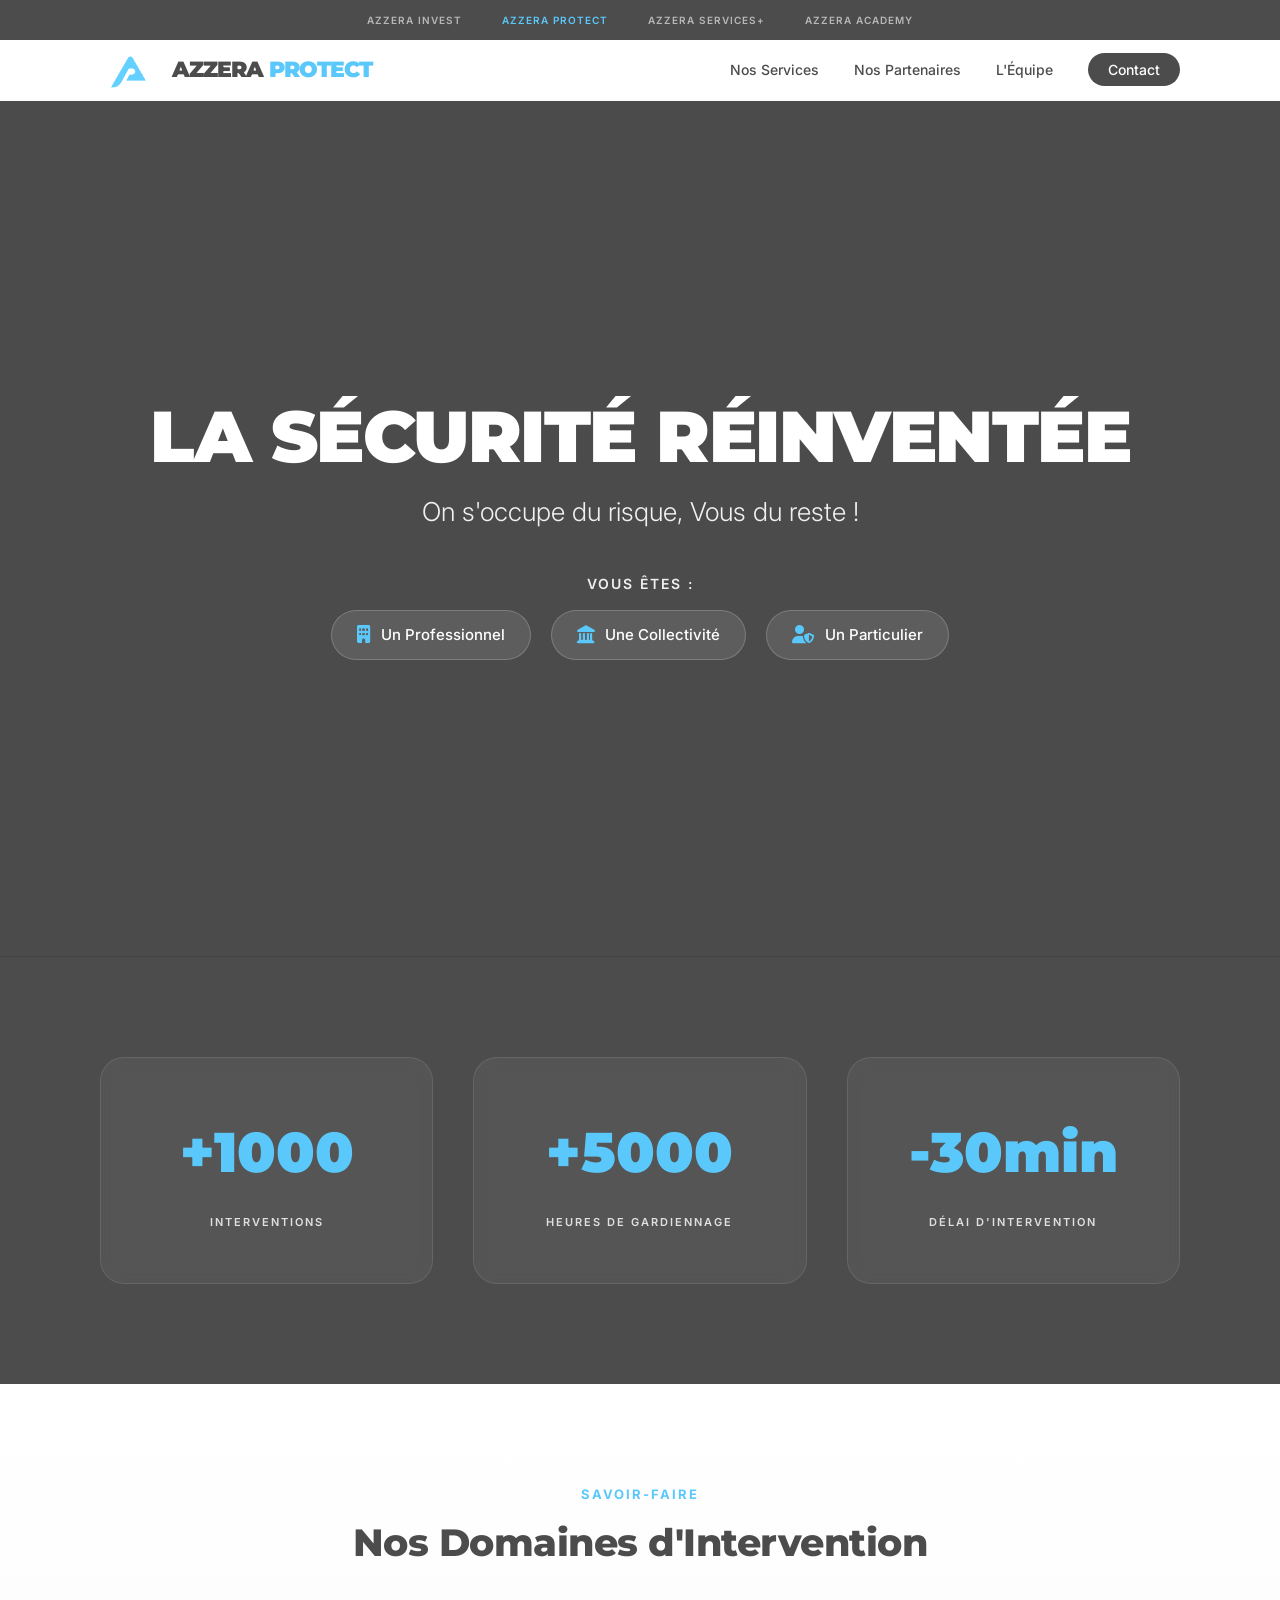
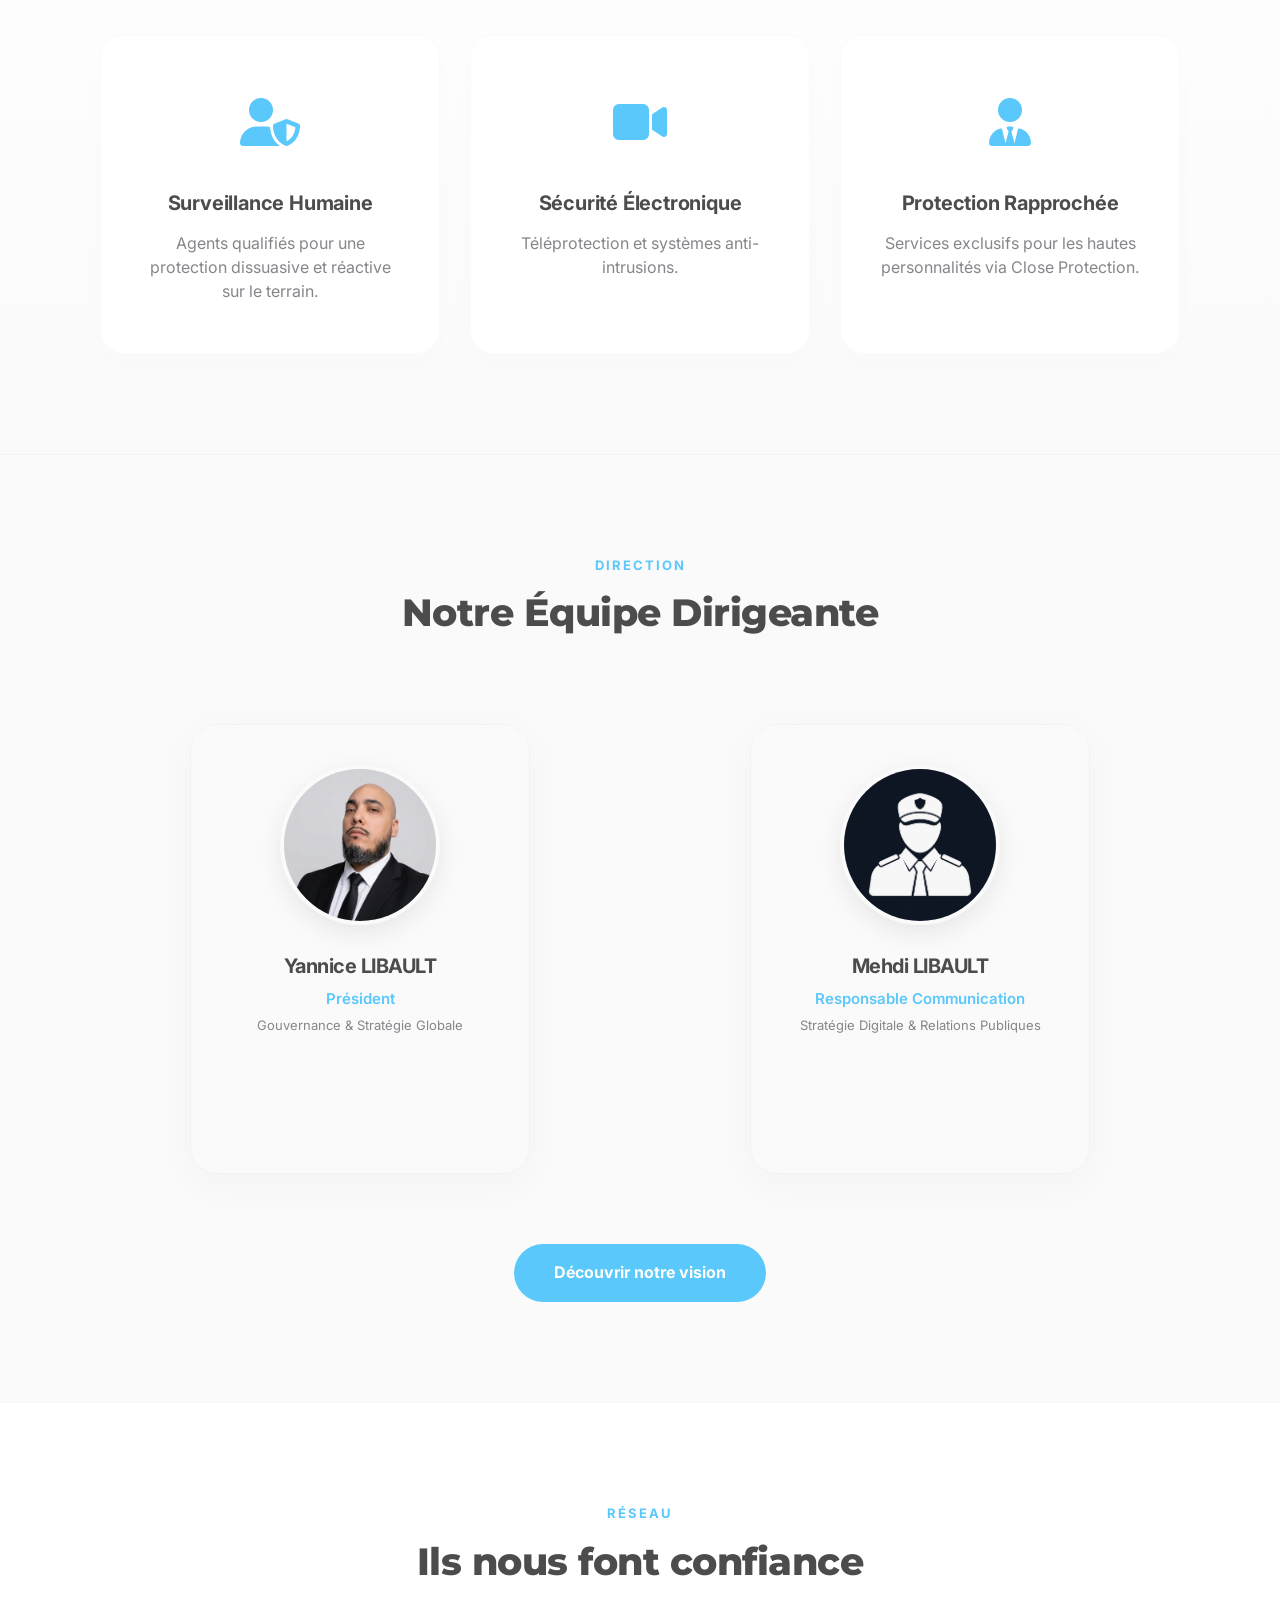
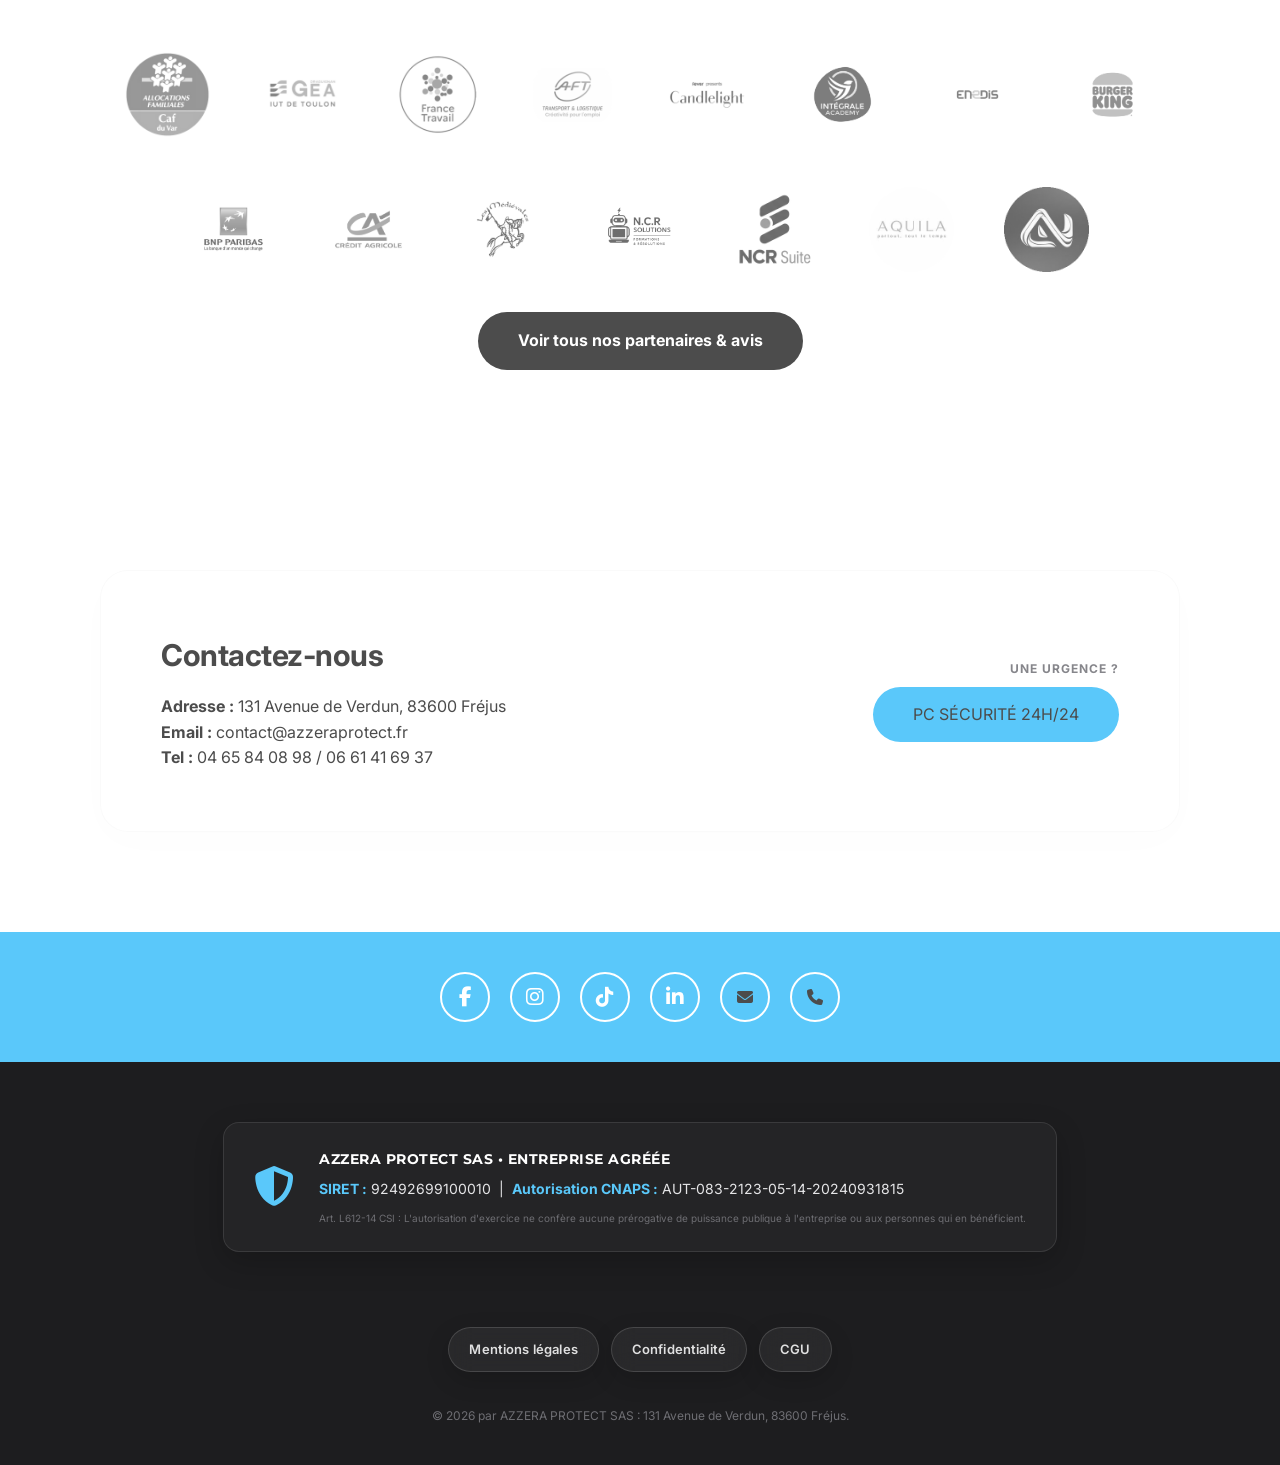
<file: index.html>
<!DOCTYPE html>
<html lang="fr">
<head>
    <meta charset="UTF-8">
    <meta name="format-detection" content="telephone=no">
    <meta name="viewport" content="width=device-width, initial-scale=1.0">
    <title>Agence de sécurité privée à Fréjus | Azzera Protect</title>
    <meta name="description" content="Azzera Protect, agence de sécurité privée à Fréjus : gardiennage, surveillance humaine, sécurité électronique, SSIAP et protection rapprochée.">
    <meta name="author" content="Azzera Protect">
    <meta name="robots" content="index, follow, max-image-preview:large, max-snippet:-1, max-video-preview:-1">
    <meta name="theme-color" content="#0a0e13">
    <link rel="canonical" href="https://azzeraprotect.fr/">

    <meta property="og:locale" content="fr_FR">
    <meta property="og:type" content="website">
    <meta property="og:site_name" content="Azzera Protect">
    <meta property="og:title" content="Azzera Protect | Agence de sécurité privée à Fréjus">
    <meta property="og:description" content="Gardiennage, surveillance humaine, sécurité électronique, SSIAP et protection rapprochée à Fréjus.">
    <meta property="og:url" content="https://azzeraprotect.fr/">
    <meta property="og:image" content="https://azzeraprotect.fr/img/logo-protect.png">
    <meta property="og:image:alt" content="Logo Azzera Protect">

    <meta name="twitter:card" content="summary_large_image">
    <meta name="twitter:title" content="Azzera Protect | Agence de sécurité privée à Fréjus">
    <meta name="twitter:description" content="Gardiennage, surveillance humaine, sécurité électronique, SSIAP et protection rapprochée à Fréjus.">
    <meta name="twitter:image" content="https://azzeraprotect.fr/img/logo-protect.png">

    <link rel="icon" type="image/png" href="img/favicon.png">
    <link rel="apple-touch-icon" href="img/favicon.png">
    <link rel="shortcut icon" href="img/favicon.png">

    <link rel="preconnect" href="https://fonts.googleapis.com">
    <link rel="preconnect" href="https://fonts.gstatic.com" crossorigin>
    <link href="https://fonts.googleapis.com/css2?family=Inter:wght@300;400;500;600&family=Montserrat:wght@700;800;900&display=swap" rel="stylesheet">
    <link rel="stylesheet" href="https://cdnjs.cloudflare.com/ajax/libs/font-awesome/6.4.0/css/all.min.css">
    <link rel="stylesheet" href="css/style.css">

    <script type="application/ld+json">
{
  "@context": "https://schema.org",
  "@graph": [
    {
      "@type": "WebSite",
      "@id": "https://azzeraprotect.fr/#website",
      "url": "https://azzeraprotect.fr/",
      "name": "Azzera Protect",
      "inLanguage": "fr-FR",
      "publisher": {
        "@id": "https://azzeraprotect.fr/#business"
      }
    },
    {
      "@type": [
        "LocalBusiness",
        "Organization"
      ],
      "@id": "https://azzeraprotect.fr/#business",
      "name": "Azzera Protect",
      "legalName": "AZZERA PROTECT SAS",
      "url": "https://azzeraprotect.fr/",
      "logo": "https://azzeraprotect.fr/img/logo-protect.png",
      "image": "https://azzeraprotect.fr/img/logo-protect.png",
      "description": "Agence de sécurité privée basée à Fréjus proposant notamment gardiennage, surveillance humaine, sécurité électronique, SSIAP et protection rapprochée.",
      "telephone": "+33465840898",
      "email": "contact@azzeraprotect.fr",
      "address": {
        "@type": "PostalAddress",
        "streetAddress": "131 Avenue de Verdun",
        "postalCode": "83600",
        "addressLocality": "Fréjus",
        "addressRegion": "Provence-Alpes-Côte d’Azur",
        "addressCountry": "FR"
      },
      "identifier": {
        "@type": "PropertyValue",
        "propertyID": "SIRET",
        "value": "92492699100010"
      }
    }
  ]
}
    </script>

    <style>
        /* Liens légaux — finition premium sur toutes les pages */
        .legal-compliance .footer-links,
        .legal-links-pills {
            display: flex;
            justify-content: center;
            align-items: center;
            flex-wrap: wrap;
            gap: 12px;
            margin: 0 auto 34px;
        }

        .legal-compliance .footer-links a,
        .legal-links-pills a {
            display: inline-flex !important;
            align-items: center !important;
            justify-content: center !important;
            min-height: 44px;
            padding: 11px 20px !important;
            border: 1px solid rgba(255, 255, 255, 0.14) !important;
            border-radius: 999px !important;
            background: rgba(255, 255, 255, 0.055) !important;
            color: rgba(255, 255, 255, 0.86) !important;
            font-size: 13px !important;
            font-weight: 600 !important;
            letter-spacing: 0.15px !important;
            text-transform: none !important;
            text-decoration: none !important;
            box-shadow: 0 8px 24px rgba(0, 0, 0, 0.16) !important;
            -webkit-backdrop-filter: blur(12px);
            backdrop-filter: blur(12px);
            transition: transform .22s ease, border-color .22s ease,
                        background .22s ease, color .22s ease,
                        box-shadow .22s ease;
        }

        .legal-compliance .footer-links a:hover,
        .legal-links-pills a:hover {
            transform: translateY(-2px);
            border-color: rgba(90, 200, 250, 0.48) !important;
            background: rgba(90, 200, 250, 0.10) !important;
            color: #ffffff !important;
            box-shadow: 0 12px 28px rgba(0, 0, 0, 0.24),
                        0 0 0 1px rgba(90, 200, 250, 0.06) !important;
        }

        .legal-compliance .footer-links a:focus-visible,
        .legal-links-pills a:focus-visible {
            outline: 2px solid var(--blue-protect);
            outline-offset: 3px;
        }

        @media (max-width: 640px) {
            .legal-compliance .footer-links,
            .legal-links-pills {
                gap: 9px;
                margin-bottom: 28px;
            }

            .legal-compliance .footer-links a,
            .legal-links-pills a {
                width: 100%;
                max-width: 330px;
                padding: 11px 16px !important;
            }
        }
    </style>

</head>
<body>

   <nav class="topbar-corporate">
        <ul class="topbar-links">
            <li><a href="https://azzerainvest.fr">AZZERA INVEST</a></li>
            <li><a href="index.html" class="active">AZZERA PROTECT</a></li>
            <li><a href="https://azzeraservices.fr">AZZERA SERVICES+</a></li>
            <li><a href="https://azzera-academy.fr">AZZERA ACADEMY</a></li>
        </ul>
    </nav>

    <header class="main-header">
        <div class="container header-flex">
            <div class="logo">
                <img src="img/logo-protect.png" alt="Logo Azzera Protect" class="header-logo">
                <h1>AZZERA <span>PROTECT</span></h1>
            </div>
            <nav class="main-nav">
                <ul>
                    <li><a href="services.html">Nos Services</a></li>
                    <li><a href="partenaires.html">Nos Partenaires</a></li>
                    <li><a href="equipe.html">L'Équipe</a></li>
                    <li><a href="contact.html" class="btn-contact-nav">Contact</a></li>
                </ul>
            </nav>
        </div>
    </header>

    <section class="hero-section">
        <div class="hero-video-wrapper">
            </div>
        <div class="hero-overlay"></div>
        <div class="hero-content container">
            <h2 class="hero-title fade-in-up">LA SÉCURITÉ RÉINVENTÉE</h2>
            <p class="hero-subtitle fade-in-up delay-1">On s'occupe du risque, Vous du reste ! </p>
            
            <div class="hero-target-container fade-in-up delay-2">
                <p class="target-label">Vous êtes :</p>
                <div class="target-buttons">
                    <a href="services.html" class="btn-target"><i class="fas fa-building"></i> Un Professionnel</a>
                    <a href="services.html" class="btn-target"><i class="fas fa-landmark"></i> Une Collectivité</a>
                    <a href="contact.html" class="btn-target"><i class="fas fa-user-shield"></i> Un Particulier</a>
                </div>
            </div>
        </div>
    </section>

    <section class="stats-section">
        <div class="container stats-grid">
            <div class="stat-item fade-in-up delay-1">
                <span class="stat-number">+1000</span>
                <span class="stat-label">INTERVENTIONS</span>
            </div>
            <div class="stat-item fade-in-up delay-2">
                <span class="stat-number">+5000</span>
                <span class="stat-label">HEURES DE GARDIENNAGE</span>
            </div>
            <div class="stat-item fade-in-up delay-3">
                <span class="stat-number">-30min</span>
                <span class="stat-label">DÉLAI D'INTERVENTION</span>
            </div>
        </div>
    </section>

    <section class="services-section">
        <div class="container">
            <div class="modern-heading fade-in-up">
                <span class="heading-subtitle">Savoir-faire</span>
                <h3 class="section-heading">Nos Domaines d'Intervention</h3>
            </div>
            <div class="services-grid">
                <article class="service-card">
                    <div class="card-icon"><i class="fas fa-user-shield"></i></div>
                    <h4>Surveillance Humaine</h4>
                    <p>Agents qualifiés pour une protection dissuasive et réactive sur le terrain.</p>
                </article>
                <article class="service-card">
                    <div class="card-icon"><i class="fas fa-video"></i></div>
                    <h4>Sécurité Électronique</h4>
                    <p>Téléprotection et systèmes anti-intrusions.</p>
                </article>
                <article class="service-card">
                    <div class="card-icon"><i class="fas fa-user-tie"></i></div>
                    <h4>Protection Rapprochée</h4>
                    <p>Services exclusifs pour les hautes personnalités via Close Protection.</p>
                </article>
            </div>
        </div>
    </section>

    <section class="team-section">
        <div class="container">
            <div class="modern-heading">
                <span class="heading-subtitle">Direction</span>
                <h2 class="section-title">Notre Équipe Dirigeante</h2>
            </div>
            <div class="team-grid">
                
                <div class="team-card">
                    <div class="team-photo-wrapper">
                        <img src="img/equipe/yannice.jpg" alt="Yannice LIBAULT" class="team-photo">
                    </div>
                    <h3 class="team-name">Yannice LIBAULT</h3>
                    <p class="team-title">Président</p>
                    <p class="team-desc">Gouvernance & Stratégie Globale</p>
                </div>

                <div class="team-card">
                    <div class="team-photo-wrapper">
                        <img src="img/equipe/mehdi.jpg" alt="Mehdi LIBAULT" class="team-photo">
                    </div>
                    <h3 class="team-name">Mehdi LIBAULT</h3>
                    <p class="team-title">Responsable Communication</p>
                    <p class="team-desc">Stratégie Digitale & Relations Publiques</p>
                </div>
            </div>
            
            <div style="text-align: center; margin-top: 50px;">
                <a href="equipe.html" class="btn-primary" style="background: var(--blue-protect);">Découvrir notre vision</a>
            </div>

        </div>
    </section>

    <section class="partners-section">
        <div class="container">
            <div class="modern-heading">
                <span class="heading-subtitle">Réseau</span>
                <h3 class="section-heading">Ils nous font confiance</h3>
            </div>
            <div class="partners-logo-grid">
                <img src="img/caf.png" alt="CAF du Var">
                <img src="img/iut-toulon.png" alt="IUT de Toulon">
                <img src="img/france-travail.png" alt="France Travail">
                <img src="img/aft.png" alt="AFT Transport & Logistique">
                <img src="img/candlelight.png" alt="Candlelight">
                <img src="img/integrale-academy.png" alt="Intégrale Academy">
                <img src="img/enedis.png" alt="Enedis">
                <img src="img/burger-king.png" alt="Burger King">
                <img src="img/bnp-paribas.png" alt="BNP Paribas">
                <img src="img/credit-agricole.png" alt="Crédit Agricole">
                <img src="img/medievales.png" alt="Les Médiévales">
                <img src="img/NCRsolutions.png" alt="N.C.R Solutions">
                <img src="img/NCRsuite.png" alt="N.C.R Suite">
                <img src="img/AQUILA.png" alt="Aquila">
                <img src="img/LIENOVA.png" alt="Lienova">
            </div>
            <div style="text-align: center; margin-top: 40px;">
                <a href="partenaires.html" class="btn-primary" style="background: var(--azzera-gray);">Voir tous nos partenaires & avis</a>
            </div>
        </div>
    </section>

    <section class="contact-section">
        <div class="container">
            <div class="contact-card fade-in-up">
                <div class="contact-info">
                    <h3>Contactez-nous</h3>
                    <p><strong>Adresse :</strong> 131 Avenue de Verdun, 83600 Fréjus</p>
                    <p><strong>Email :</strong> contact@azzeraprotect.fr</p>
                    <p><strong>Tel :</strong> 04 65 84 08 98 / 06 61 41 69 37</p>
                </div>
                <div class="emergency-cta">
                    <p class="emergency-label">UNE URGENCE ?</p>
                    <a href="tel:0465840898" class="btn-emergency">PC SÉCURITÉ 24H/24</a>
                </div>
            </div>
        </div>
    </section>

    <section class="social-bar">
        <div class="container">
            <div class="social-icons">
                <a href="https://www.facebook.com/share/1Gfk1eazeR/?mibextid=wwXIfr" target="_blank" rel="noopener noreferrer" aria-label="Facebook"><i class="fab fa-facebook-f"></i></a>
                <a href="https://www.instagram.com/azzera_protect?stkn=dHN5ZjV5a25jY2Ri" target="_blank" rel="noopener noreferrer" aria-label="Instagram"><i class="fab fa-instagram"></i></a>
                <a href="https://www.tiktok.com/@lex_protect?_r=1&_t=ZN-99qHuAkNpag" target="_blank" rel="noopener noreferrer" aria-label="TikTok"><i class="fab fa-tiktok"></i></a>
                <a href="https://www.linkedin.com/company/azzera-protect/" target="_blank" rel="noopener noreferrer" aria-label="LinkedIn"><i class="fab fa-linkedin-in"></i></a>
                <a href="mailto:contact@azzeraprotect.fr" aria-label="Email"><i class="fas fa-envelope"></i></a>
                <a href="tel:0465840898" aria-label="Téléphone"><i class="fas fa-phone"></i></a>
            </div>
        </div>
    </section>

       <footer class="legal-compliance">
     <div class="official-badge-container">
                <div class="official-badge fade-in-up">
                    <div class="badge-icon">
                        <i class="fas fa-shield-halved"></i>
                    </div>
                    <div class="badge-content">
                        <p class="badge-title">AZZERA PROTECT SAS • Entreprise Agréée</p>
                        <p class="badge-numbers"><strong>SIRET :</strong> 92492699100010 &nbsp;|&nbsp; <strong>Autorisation CNAPS :</strong> AUT-083-2123-05-14-20240931815</p>
                        <p class="small-text">Art. L612-14 CSI : L'autorisation d'exercice ne confère aucune prérogative de puissance publique à l'entreprise ou aux personnes qui en bénéficient.</p>
                    </div>
            </div>
        </div>
        </section>
        <br><div class="footer-links legal-links-pills" style="margin-top: 10px;">
            <a href="mentions-legales.html">Mentions légales</a>
            <a href="politique-confidentialite.html">Confidentialité</a>
            <a href="cgu.html">CGU</a>
        </div>
    <div class="compliance-inner">
                <p>&copy; 2026 par AZZERA PROTECT SAS : 131 Avenue de Verdun, 83600 Fréjus.</p>
            </div>
        </section>
</footer>

</body>
</html>
</file>
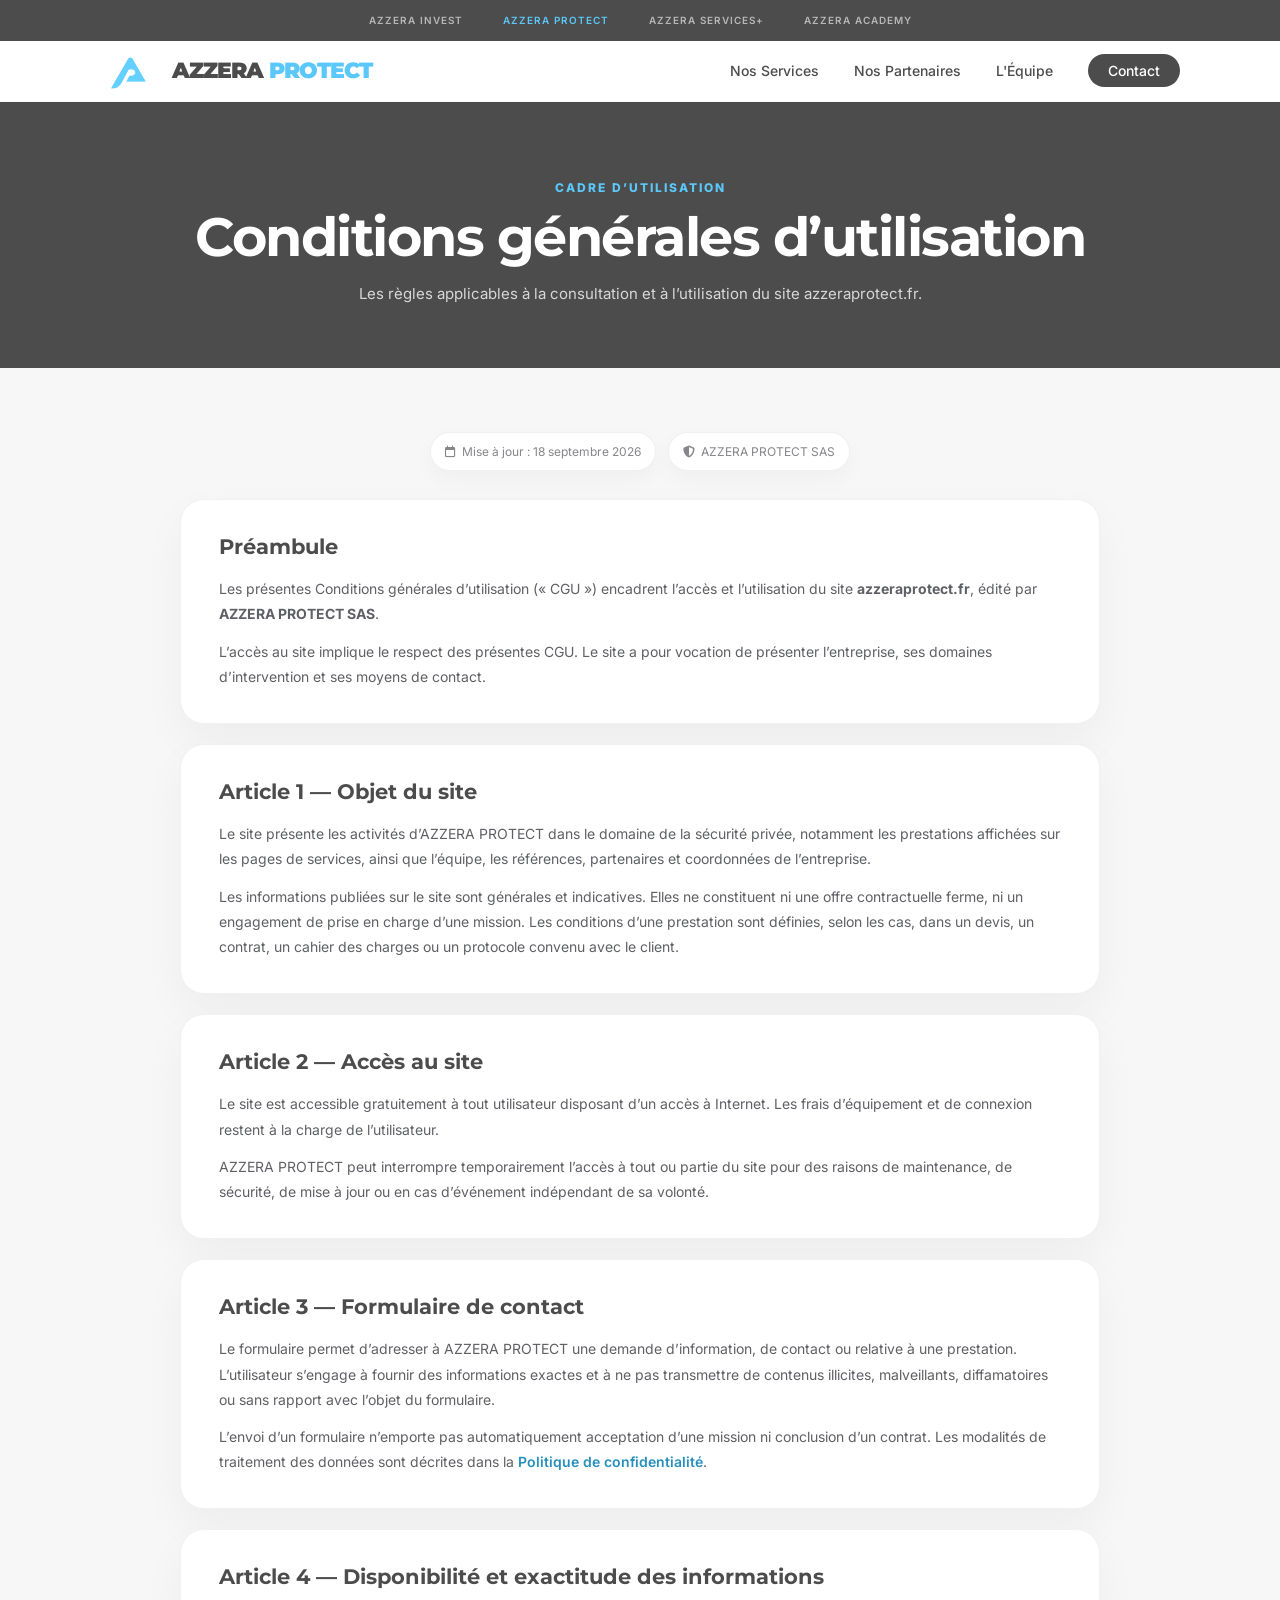
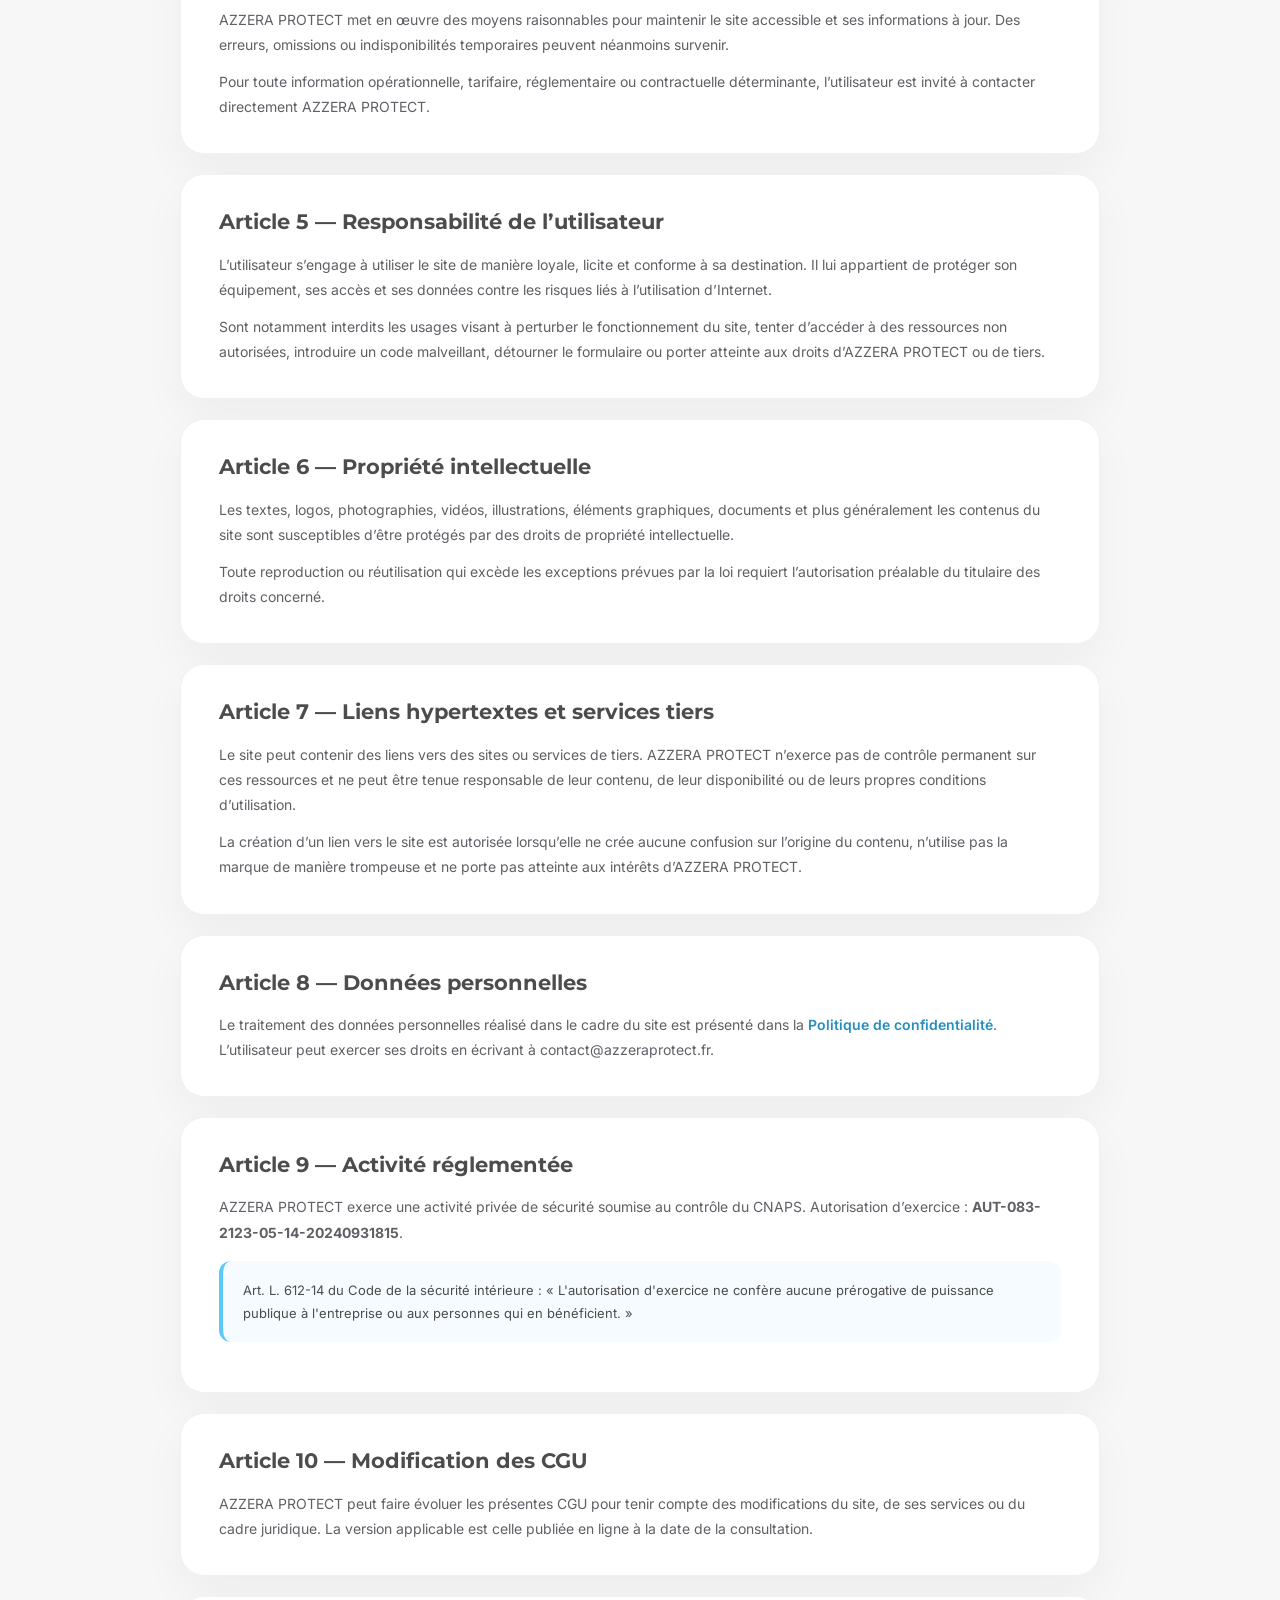
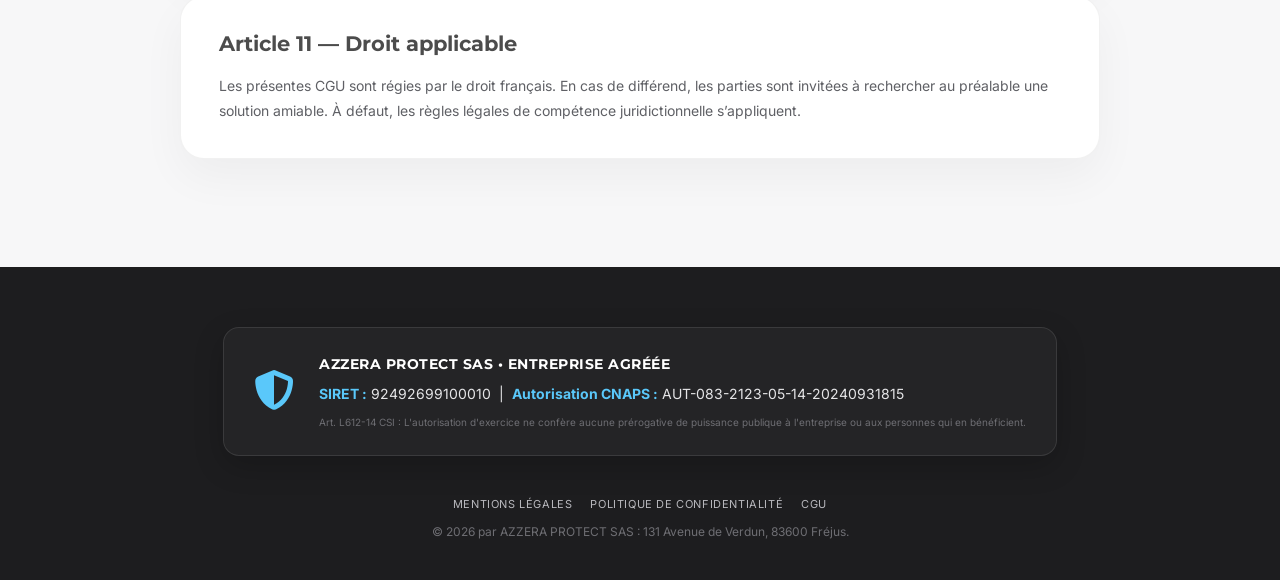
<file: cgu.html>
<!DOCTYPE html>
<html lang="fr">
<head>
    <meta charset="UTF-8">
    <meta name="format-detection" content="telephone=no">
    <meta name="viewport" content="width=device-width, initial-scale=1.0">
    <title>Conditions générales d’utilisation | Azzera Protect</title>
    <meta name="description" content="Conditions générales d’utilisation du site Azzera Protect et règles applicables à l’accès au site et au formulaire de contact.">
    <meta name="author" content="Azzera Protect">
    <meta name="robots" content="index, follow">
    <meta name="theme-color" content="#4c4c4c">
    <link rel="canonical" href="https://azzeraprotect.fr/cgu.html">
    <meta property="og:locale" content="fr_FR">
    <meta property="og:type" content="website">
    <meta property="og:site_name" content="Azzera Protect">
    <meta property="og:title" content="Conditions générales d’utilisation | Azzera Protect">
    <meta property="og:description" content="Conditions générales d’utilisation du site Azzera Protect et règles applicables à l’accès au site et au formulaire de contact.">
    <meta property="og:url" content="https://azzeraprotect.fr/cgu.html">
    <meta property="og:image" content="https://azzeraprotect.fr/img/logo-protect.png">
    <meta name="twitter:card" content="summary">
    <meta name="twitter:title" content="Conditions générales d’utilisation | Azzera Protect">
    <meta name="twitter:description" content="Conditions générales d’utilisation du site Azzera Protect et règles applicables à l’accès au site et au formulaire de contact.">

    <link rel="icon" type="image/png" href="img/favicon.png">
    <link rel="apple-touch-icon" href="img/favicon.png">
    <link rel="shortcut icon" href="img/favicon.png">
    <link rel="preconnect" href="https://fonts.googleapis.com">
    <link rel="preconnect" href="https://fonts.gstatic.com" crossorigin>
    <link href="https://fonts.googleapis.com/css2?family=Inter:wght@300;400;500;600&family=Montserrat:wght@700;800;900&display=swap" rel="stylesheet">
    <link rel="stylesheet" href="https://cdnjs.cloudflare.com/ajax/libs/font-awesome/6.4.0/css/all.min.css">
    <link rel="stylesheet" href="css/style.css">

    <style>
        .legal-hero{background:var(--azzera-gray);color:#fff;padding:72px 0 62px;text-align:center}
        .legal-hero .eyebrow{display:inline-block;color:var(--blue-protect);font-size:12px;font-weight:800;letter-spacing:2px;text-transform:uppercase;margin-bottom:12px}
        .legal-hero h2{font-family:var(--font-titles);font-size:clamp(32px,5vw,54px);line-height:1.05;letter-spacing:-1.5px;margin:0 0 16px}
        .legal-hero p{max-width:780px;margin:0 auto;color:rgba(255,255,255,.78);font-size:15px}
        .legal-main{background:#f7f7f8;padding:64px 0 88px}
        .legal-layout{max-width:980px;margin:0 auto}
        .legal-meta{display:flex;gap:12px;flex-wrap:wrap;justify-content:center;margin-bottom:28px}
        .legal-pill{background:#fff;border:1px solid rgba(0,0,0,.06);border-radius:999px;padding:9px 14px;font-size:12px;color:var(--apple-gray);box-shadow:0 8px 22px rgba(0,0,0,.035)}
        .legal-card{background:#fff;border:1px solid rgba(0,0,0,.055);border-radius:24px;padding:34px 38px;margin-bottom:20px;box-shadow:0 18px 45px rgba(0,0,0,.045)}
        .legal-card h3{font-family:var(--font-titles);font-size:21px;line-height:1.25;color:var(--apple-black);margin:0 0 16px}
        .legal-card h4{font-size:15px;color:var(--apple-black);margin:22px 0 8px}
        .legal-card p,.legal-card li{font-size:14px;color:#5f6065;line-height:1.8}
        .legal-card p+p{margin-top:12px}
        .legal-card ul{padding-left:20px;margin:10px 0}
        .legal-card a{color:#278fbd;text-decoration:none;font-weight:600}
        .legal-card a:hover{text-decoration:underline}
        .legal-highlight{border-left:4px solid var(--blue-protect);background:#f5fbfe;padding:18px 20px;border-radius:12px;margin:16px 0;color:#4c4c4c;font-size:13px;line-height:1.75}
        .legal-grid{display:grid;grid-template-columns:1fr 1fr;gap:16px}
        .legal-info{background:#fafafa;border-radius:16px;padding:18px 20px;border:1px solid rgba(0,0,0,.04)}
        .legal-info strong{display:block;font-size:11px;letter-spacing:1px;text-transform:uppercase;color:var(--apple-gray);margin-bottom:5px}
        .legal-info span,.legal-info a{font-size:14px;color:#4c4c4c;word-break:break-word}
        .legal-footer-links{display:flex;justify-content:center;gap:18px;flex-wrap:wrap;margin:16px 0 8px}
        .legal-footer-links a{color:#b8b8bd;text-decoration:none;font-size:11px;text-transform:uppercase;letter-spacing:.6px}
        .legal-footer-links a:hover{color:var(--blue-protect)}
        @media (max-width:760px){.legal-grid{grid-template-columns:1fr}.legal-card{padding:26px 22px}.legal-hero{padding:54px 0 48px}.legal-main{padding:42px 0 64px}}
    </style>


    <style>
        /* Liens légaux — finition premium sur toutes les pages */
        .legal-compliance .footer-links,
        .legal-links-pills {
            display: flex;
            justify-content: center;
            align-items: center;
            flex-wrap: wrap;
            gap: 12px;
            margin: 0 auto 34px;
        }

        .legal-compliance .footer-links a,
        .legal-links-pills a {
            display: inline-flex !important;
            align-items: center !important;
            justify-content: center !important;
            min-height: 44px;
            padding: 11px 20px !important;
            border: 1px solid rgba(255, 255, 255, 0.14) !important;
            border-radius: 999px !important;
            background: rgba(255, 255, 255, 0.055) !important;
            color: rgba(255, 255, 255, 0.86) !important;
            font-size: 13px !important;
            font-weight: 600 !important;
            letter-spacing: 0.15px !important;
            text-transform: none !important;
            text-decoration: none !important;
            box-shadow: 0 8px 24px rgba(0, 0, 0, 0.16) !important;
            -webkit-backdrop-filter: blur(12px);
            backdrop-filter: blur(12px);
            transition: transform .22s ease, border-color .22s ease,
                        background .22s ease, color .22s ease,
                        box-shadow .22s ease;
        }

        .legal-compliance .footer-links a:hover,
        .legal-links-pills a:hover {
            transform: translateY(-2px);
            border-color: rgba(90, 200, 250, 0.48) !important;
            background: rgba(90, 200, 250, 0.10) !important;
            color: #ffffff !important;
            box-shadow: 0 12px 28px rgba(0, 0, 0, 0.24),
                        0 0 0 1px rgba(90, 200, 250, 0.06) !important;
        }

        .legal-compliance .footer-links a:focus-visible,
        .legal-links-pills a:focus-visible {
            outline: 2px solid var(--blue-protect);
            outline-offset: 3px;
        }

        @media (max-width: 640px) {
            .legal-compliance .footer-links,
            .legal-links-pills {
                gap: 9px;
                margin-bottom: 28px;
            }

            .legal-compliance .footer-links a,
            .legal-links-pills a {
                width: 100%;
                max-width: 330px;
                padding: 11px 16px !important;
            }
        }
    </style>

</head>
<body>

    <nav class="topbar-corporate">
        <ul class="topbar-links">
            <li><a href="https://azzerainvest.fr">AZZERA INVEST</a></li>
            <li><a href="index.html" class="active">AZZERA PROTECT</a></li>
            <li><a href="https://azzeraservices.fr">AZZERA SERVICES+</a></li>
            <li><a href="https://azzera-academy.fr">AZZERA ACADEMY</a></li>
        </ul>
    </nav>
    <header class="main-header">
        <div class="container header-flex">
            <a class="logo" href="index.html" style="text-decoration:none;color:inherit;">
                <img src="img/logo-protect.png" alt="Logo Azzera Protect" class="header-logo">
                <h1>AZZERA <span>PROTECT</span></h1>
            </a>
            <nav class="main-nav">
                <ul>
                    <li><a href="services.html">Nos Services</a></li>
                    <li><a href="partenaires.html">Nos Partenaires</a></li>
                    <li><a href="equipe.html">L'Équipe</a></li>
                    <li><a href="contact.html" class="btn-contact-nav">Contact</a></li>
                </ul>
            </nav>
        </div>
    </header>

    <main>
        <section class="legal-hero">
            <div class="container">
                <span class="eyebrow">Cadre d’utilisation</span>
                <h2>Conditions générales d’utilisation</h2>
                <p>Les règles applicables à la consultation et à l’utilisation du site azzeraprotect.fr.</p>
            </div>
        </section>
        <section class="legal-main">
            <div class="container legal-layout">
                <div class="legal-meta">
                    <span class="legal-pill"><i class="fa-regular fa-calendar"></i>&nbsp; Mise à jour : 18 septembre 2026</span>
                    <span class="legal-pill"><i class="fa-solid fa-shield-halved"></i>&nbsp; AZZERA PROTECT SAS</span>
                </div>

                <section class="legal-card">
                    <h3>Préambule</h3>
                    <p>Les présentes Conditions générales d’utilisation (« CGU ») encadrent l’accès et l’utilisation du site <strong>azzeraprotect.fr</strong>, édité par <strong>AZZERA PROTECT SAS</strong>.</p>
                    <p>L’accès au site implique le respect des présentes CGU. Le site a pour vocation de présenter l’entreprise, ses domaines d’intervention et ses moyens de contact.</p>
                </section>

                <section class="legal-card">
                    <h3>Article 1 — Objet du site</h3>
                    <p>Le site présente les activités d’AZZERA PROTECT dans le domaine de la sécurité privée, notamment les prestations affichées sur les pages de services, ainsi que l’équipe, les références, partenaires et coordonnées de l’entreprise.</p>
                    <p>Les informations publiées sur le site sont générales et indicatives. Elles ne constituent ni une offre contractuelle ferme, ni un engagement de prise en charge d’une mission. Les conditions d’une prestation sont définies, selon les cas, dans un devis, un contrat, un cahier des charges ou un protocole convenu avec le client.</p>
                </section>

                <section class="legal-card">
                    <h3>Article 2 — Accès au site</h3>
                    <p>Le site est accessible gratuitement à tout utilisateur disposant d’un accès à Internet. Les frais d’équipement et de connexion restent à la charge de l’utilisateur.</p>
                    <p>AZZERA PROTECT peut interrompre temporairement l’accès à tout ou partie du site pour des raisons de maintenance, de sécurité, de mise à jour ou en cas d’événement indépendant de sa volonté.</p>
                </section>

                <section class="legal-card">
                    <h3>Article 3 — Formulaire de contact</h3>
                    <p>Le formulaire permet d’adresser à AZZERA PROTECT une demande d’information, de contact ou relative à une prestation. L’utilisateur s’engage à fournir des informations exactes et à ne pas transmettre de contenus illicites, malveillants, diffamatoires ou sans rapport avec l’objet du formulaire.</p>
                    <p>L’envoi d’un formulaire n’emporte pas automatiquement acceptation d’une mission ni conclusion d’un contrat. Les modalités de traitement des données sont décrites dans la <a href="politique-confidentialite.html">Politique de confidentialité</a>.</p>
                </section>

                <section class="legal-card">
                    <h3>Article 4 — Disponibilité et exactitude des informations</h3>
                    <p>AZZERA PROTECT met en œuvre des moyens raisonnables pour maintenir le site accessible et ses informations à jour. Des erreurs, omissions ou indisponibilités temporaires peuvent néanmoins survenir.</p>
                    <p>Pour toute information opérationnelle, tarifaire, réglementaire ou contractuelle déterminante, l’utilisateur est invité à contacter directement AZZERA PROTECT.</p>
                </section>

                <section class="legal-card">
                    <h3>Article 5 — Responsabilité de l’utilisateur</h3>
                    <p>L’utilisateur s’engage à utiliser le site de manière loyale, licite et conforme à sa destination. Il lui appartient de protéger son équipement, ses accès et ses données contre les risques liés à l’utilisation d’Internet.</p>
                    <p>Sont notamment interdits les usages visant à perturber le fonctionnement du site, tenter d’accéder à des ressources non autorisées, introduire un code malveillant, détourner le formulaire ou porter atteinte aux droits d’AZZERA PROTECT ou de tiers.</p>
                </section>

                <section class="legal-card">
                    <h3>Article 6 — Propriété intellectuelle</h3>
                    <p>Les textes, logos, photographies, vidéos, illustrations, éléments graphiques, documents et plus généralement les contenus du site sont susceptibles d’être protégés par des droits de propriété intellectuelle.</p>
                    <p>Toute reproduction ou réutilisation qui excède les exceptions prévues par la loi requiert l’autorisation préalable du titulaire des droits concerné.</p>
                </section>

                <section class="legal-card">
                    <h3>Article 7 — Liens hypertextes et services tiers</h3>
                    <p>Le site peut contenir des liens vers des sites ou services de tiers. AZZERA PROTECT n’exerce pas de contrôle permanent sur ces ressources et ne peut être tenue responsable de leur contenu, de leur disponibilité ou de leurs propres conditions d’utilisation.</p>
                    <p>La création d’un lien vers le site est autorisée lorsqu’elle ne crée aucune confusion sur l’origine du contenu, n’utilise pas la marque de manière trompeuse et ne porte pas atteinte aux intérêts d’AZZERA PROTECT.</p>
                </section>

                <section class="legal-card">
                    <h3>Article 8 — Données personnelles</h3>
                    <p>Le traitement des données personnelles réalisé dans le cadre du site est présenté dans la <a href="politique-confidentialite.html">Politique de confidentialité</a>. L’utilisateur peut exercer ses droits en écrivant à <a href="mailto:contact@azzeraprotect.fr">contact@azzeraprotect.fr</a>.</p>
                </section>

                <section class="legal-card">
                    <h3>Article 9 — Activité réglementée</h3>
                    <p>AZZERA PROTECT exerce une activité privée de sécurité soumise au contrôle du CNAPS. Autorisation d’exercice : <strong>AUT-083-2123-05-14-20240931815</strong>.</p>
                    <div class="legal-highlight">Art. L. 612-14 du Code de la sécurité intérieure : « L'autorisation d'exercice ne confère aucune prérogative de puissance publique à l'entreprise ou aux personnes qui en bénéficient. »</div>
                </section>

                <section class="legal-card">
                    <h3>Article 10 — Modification des CGU</h3>
                    <p>AZZERA PROTECT peut faire évoluer les présentes CGU pour tenir compte des modifications du site, de ses services ou du cadre juridique. La version applicable est celle publiée en ligne à la date de la consultation.</p>
                </section>

                <section class="legal-card">
                    <h3>Article 11 — Droit applicable</h3>
                    <p>Les présentes CGU sont régies par le droit français. En cas de différend, les parties sont invitées à rechercher au préalable une solution amiable. À défaut, les règles légales de compétence juridictionnelle s’appliquent.</p>
                </section>

            </div>
        </section>
    </main>

    <footer class="legal-compliance">
        <div class="official-badge-container">
            <div class="official-badge">
                <div class="badge-icon"><i class="fas fa-shield-halved"></i></div>
                <div class="badge-content">
                    <p class="badge-title">AZZERA PROTECT SAS • Entreprise Agréée</p>
                    <p class="badge-numbers"><strong>SIRET :</strong> 92492699100010 &nbsp;|&nbsp; <strong>Autorisation CNAPS :</strong> AUT-083-2123-05-14-20240931815</p>
                    <p class="small-text">Art. L612-14 CSI : L'autorisation d'exercice ne confère aucune prérogative de puissance publique à l'entreprise ou aux personnes qui en bénéficient.</p>
                </div>
            </div>
        </div>
        <div class="legal-footer-links">
            <a href="mentions-legales.html">Mentions légales</a>
            <a href="politique-confidentialite.html">Politique de confidentialité</a>
            <a href="cgu.html">CGU</a>
        </div>
        <div class="compliance-inner"><p>&copy; 2026 par AZZERA PROTECT SAS : 131 Avenue de Verdun, 83600 Fréjus.</p></div>
    </footer>

</body>
</html>
</file>
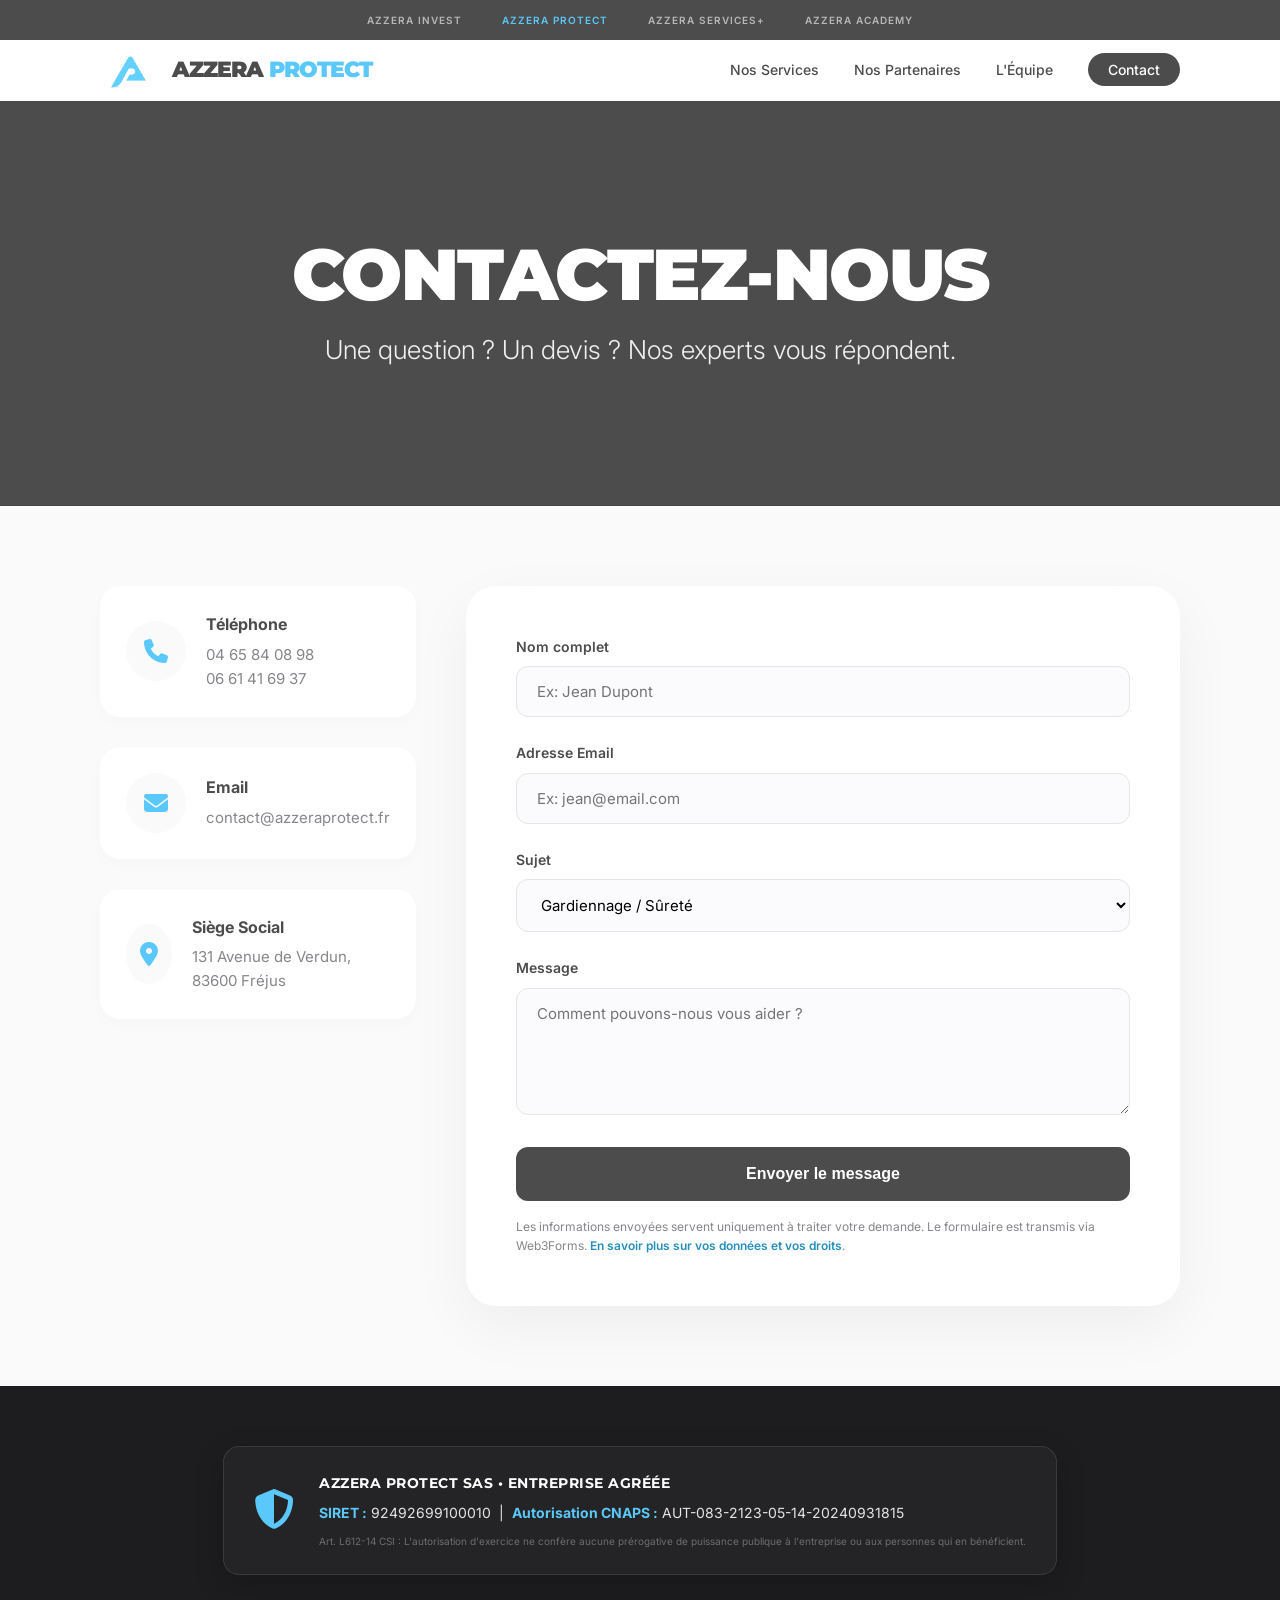
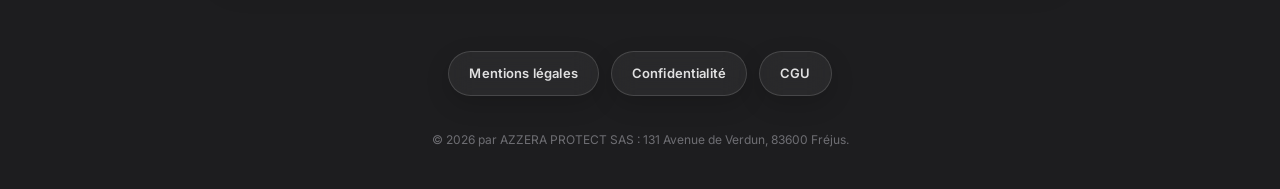
<file: contact.html>
<!DOCTYPE html>
<html lang="fr">
<head>
    <meta charset="UTF-8">
    <meta name="format-detection" content="telephone=no">
    <meta name="viewport" content="width=device-width, initial-scale=1.0">
    <title>Contact & devis sécurité privée à Fréjus | Azzera Protect</title>
    <meta name="description" content="Contactez Azzera Protect à Fréjus pour une demande de sécurité privée, gardiennage ou audit. Coordonnées, formulaire de contact et PC sécurité.">
    <meta name="author" content="Azzera Protect">
    <meta name="robots" content="index, follow, max-image-preview:large, max-snippet:-1, max-video-preview:-1">
    <meta name="theme-color" content="#0a0e13">
    <link rel="canonical" href="https://azzeraprotect.fr/contact.html">

    <meta property="og:locale" content="fr_FR">
    <meta property="og:type" content="website">
    <meta property="og:site_name" content="Azzera Protect">
    <meta property="og:title" content="Contact et devis | Azzera Protect">
    <meta property="og:description" content="Contactez Azzera Protect à Fréjus pour vos besoins en sécurité privée, gardiennage et protection.">
    <meta property="og:url" content="https://azzeraprotect.fr/contact.html">
    <meta property="og:image" content="https://azzeraprotect.fr/img/logo-protect.png">
    <meta property="og:image:alt" content="Logo Azzera Protect">

    <meta name="twitter:card" content="summary_large_image">
    <meta name="twitter:title" content="Contact et devis | Azzera Protect">
    <meta name="twitter:description" content="Contactez Azzera Protect à Fréjus pour vos besoins en sécurité privée, gardiennage et protection.">
    <meta name="twitter:image" content="https://azzeraprotect.fr/img/logo-protect.png">

    <link rel="icon" type="image/png" href="img/favicon.png">
    <link rel="apple-touch-icon" href="img/favicon.png">
    <link rel="shortcut icon" href="img/favicon.png">

    <link rel="preconnect" href="https://fonts.googleapis.com">
    <link rel="preconnect" href="https://fonts.gstatic.com" crossorigin>
    <link href="https://fonts.googleapis.com/css2?family=Inter:wght@300;400;500;600&family=Montserrat:wght@700;800;900&display=swap" rel="stylesheet">
    <link rel="stylesheet" href="https://cdnjs.cloudflare.com/ajax/libs/font-awesome/6.4.0/css/all.min.css">
    <link rel="stylesheet" href="css/style.css">

    <script type="application/ld+json">
{
  "@context": "https://schema.org",
  "@type": "ContactPage",
  "@id": "https://azzeraprotect.fr/contact.html#webpage",
  "url": "https://azzeraprotect.fr/contact.html",
  "name": "Contact & devis sécurité privée à Fréjus | Azzera Protect",
  "description": "Contactez Azzera Protect à Fréjus pour une demande de sécurité privée, gardiennage ou audit. Coordonnées, formulaire de contact et PC sécurité.",
  "inLanguage": "fr-FR",
  "about": {
    "@id": "https://azzeraprotect.fr/#business"
  },
  "isPartOf": {
    "@id": "https://azzeraprotect.fr/#website"
  },
  "mainEntity": {
    "@type": "Organization",
    "@id": "https://azzeraprotect.fr/#business",
    "name": "Azzera Protect",
    "telephone": "+33465840898",
    "email": "contact@azzeraprotect.fr"
  }
}
    </script>

    <style>
        /* Liens légaux — finition premium sur toutes les pages */
        .legal-compliance .footer-links,
        .legal-links-pills {
            display: flex;
            justify-content: center;
            align-items: center;
            flex-wrap: wrap;
            gap: 12px;
            margin: 0 auto 34px;
        }

        .legal-compliance .footer-links a,
        .legal-links-pills a {
            display: inline-flex !important;
            align-items: center !important;
            justify-content: center !important;
            min-height: 44px;
            padding: 11px 20px !important;
            border: 1px solid rgba(255, 255, 255, 0.14) !important;
            border-radius: 999px !important;
            background: rgba(255, 255, 255, 0.055) !important;
            color: rgba(255, 255, 255, 0.86) !important;
            font-size: 13px !important;
            font-weight: 600 !important;
            letter-spacing: 0.15px !important;
            text-transform: none !important;
            text-decoration: none !important;
            box-shadow: 0 8px 24px rgba(0, 0, 0, 0.16) !important;
            -webkit-backdrop-filter: blur(12px);
            backdrop-filter: blur(12px);
            transition: transform .22s ease, border-color .22s ease,
                        background .22s ease, color .22s ease,
                        box-shadow .22s ease;
        }

        .legal-compliance .footer-links a:hover,
        .legal-links-pills a:hover {
            transform: translateY(-2px);
            border-color: rgba(90, 200, 250, 0.48) !important;
            background: rgba(90, 200, 250, 0.10) !important;
            color: #ffffff !important;
            box-shadow: 0 12px 28px rgba(0, 0, 0, 0.24),
                        0 0 0 1px rgba(90, 200, 250, 0.06) !important;
        }

        .legal-compliance .footer-links a:focus-visible,
        .legal-links-pills a:focus-visible {
            outline: 2px solid var(--blue-protect);
            outline-offset: 3px;
        }

        @media (max-width: 640px) {
            .legal-compliance .footer-links,
            .legal-links-pills {
                gap: 9px;
                margin-bottom: 28px;
            }

            .legal-compliance .footer-links a,
            .legal-links-pills a {
                width: 100%;
                max-width: 330px;
                padding: 11px 16px !important;
            }
        }
    </style>

</head>
<body>
    
    <nav class="topbar-corporate">
        <ul class="topbar-links">
            <li><a href="https://azzerainvest.fr">AZZERA INVEST</a></li>
            <li><a href="index.html" class="active">AZZERA PROTECT</a></li>
            <li><a href="https://azzeraservices.fr">AZZERA SERVICES+</a></li>
            <li><a href="https://azzera-academy.fr">AZZERA ACADEMY</a></li>
        </ul>
    </nav>

    <header class="main-header">
        <div class="container header-flex">
            <div class="logo">
                <a href="index.html" style="text-decoration: none; display: flex; align-items: center; gap: 12px;">
                    <img src="img/logo-protect.png" alt="Logo Azzera Protect" class="header-logo">
                    <h1 style="color: var(--apple-black); margin: 0;">AZZERA <span style="color: var(--blue-protect);">PROTECT</span></h1>
                </a>
            </div>
            <nav class="main-nav">
                <ul>
                    <li><a href="services.html">Nos Services</a></li>
                    <li><a href="partenaires.html">Nos Partenaires</a></li>
                    <li><a href="equipe.html">L'Équipe</a></li>
                    <li><a href="contact.html" class="btn-contact-nav active">Contact</a></li>
                </ul>
            </nav>
        </div>
    </header>

    <section class="internal-hero">
        <div class="container text-center">
            <h2 class="hero-title fade-in-up">CONTACTEZ-NOUS</h2>
            <p class="hero-subtitle fade-in-up delay-1">Une question ? Un devis ? Nos experts vous répondent.</p>
        </div>
    </section>

    <section class="contact-form-section fade-in-up delay-2">
        <div class="container">
            <div class="contact-grid-layout">
                
                <div class="contact-sidebar">
                    <div class="info-item">
                        <i class="fas fa-phone"></i>
                        <div>
                            <h4>Téléphone</h4>
                            <p>04 65 84 08 98</p>
                            <p>06 61 41 69 37</p>
                        </div>
                    </div>
                    <div class="info-item">
                        <i class="fas fa-envelope"></i>
                        <div>
                            <h4>Email</h4>
                            <p>contact@azzeraprotect.fr</p>
                        </div>
                    </div>
                    <div class="info-item">
                        <i class="fas fa-map-marker-alt"></i>
                        <div>
                            <h4>Siège Social</h4>
                            <p>131 Avenue de Verdun, 83600 Fréjus</p>
                        </div>
                    </div>
                </div>

                <div class="form-card">
                    <form action="https://api.web3forms.com/submit" method="POST">
                        
                        <input type="hidden" name="access_key" value="cd8c47f9-06fb-46c8-9ae7-5532763b82a1">
                        
                        <input type="hidden" name="subject" value="Nouveau message depuis AzzeraProtect.fr">
                        <input type="hidden" name="redirect" value="https://web3forms.com/success">

                        <div class="form-group">
                            <label>Nom complet</label>
                            <input type="text" name="name" placeholder="Ex: Jean Dupont" required>
                        </div>

                        <div class="form-group">
                            <label>Adresse Email</label>
                            <input type="email" name="email" placeholder="Ex: jean@email.com" required>
                        </div>

                        <div class="form-group">
                            <label>Sujet</label>
                            <select name="service">
                                <option value="Gardiennage">Gardiennage / Sûreté</option>
                                <option value="SSIAP">Sécurité Incendie (SSIAP)</option>
                                <option value="Electronique">Sécurité Électronique</option>
                                <option value="Autre">Autre demande</option>
                            </select>
                        </div>

                        <div class="form-group">
                            <label>Message</label>
                            <textarea name="message" rows="5" placeholder="Comment pouvons-nous vous aider ?" required></textarea>
                        </div>

                        <button type="submit" class="btn-submit">Envoyer le message</button>
                        <p style="font-size:12px;color:#86868b;line-height:1.6;margin-top:16px;">Les informations envoyées servent uniquement à traiter votre demande. Le formulaire est transmis via Web3Forms. <a href="politique-confidentialite.html" style="color:#278fbd;text-decoration:none;font-weight:600;">En savoir plus sur vos données et vos droits</a>.</p>
                    </form>
                </div>

            </div>
        </div>
    </section>

    <footer class="legal-compliance">
     <div class="official-badge-container">
                <div class="official-badge fade-in-up">
                    <div class="badge-icon">
                        <i class="fas fa-shield-halved"></i>
                    </div>
                    <div class="badge-content">
                        <p class="badge-title">AZZERA PROTECT SAS • Entreprise Agréée</p>
                        <p class="badge-numbers"><strong>SIRET :</strong> 92492699100010 &nbsp;|&nbsp; <strong>Autorisation CNAPS :</strong> AUT-083-2123-05-14-20240931815</p>
                        <p class="small-text">Art. L612-14 CSI : L'autorisation d'exercice ne confère aucune prérogative de puissance publique à l'entreprise ou aux personnes qui en bénéficient.</p>
                    </div>
            </div>
        </div>
        </section>
        <br><div class="footer-links legal-links-pills" style="margin-top: 10px;">
            <a href="mentions-legales.html">Mentions légales</a>
            <a href="politique-confidentialite.html">Confidentialité</a>
            <a href="cgu.html">CGU</a>
        </div>
    <div class="compliance-inner">
                <p>&copy; 2026 par AZZERA PROTECT SAS : 131 Avenue de Verdun, 83600 Fréjus.</p>
            </div>
        </section>
</footer>

</body>
</html>
</file>
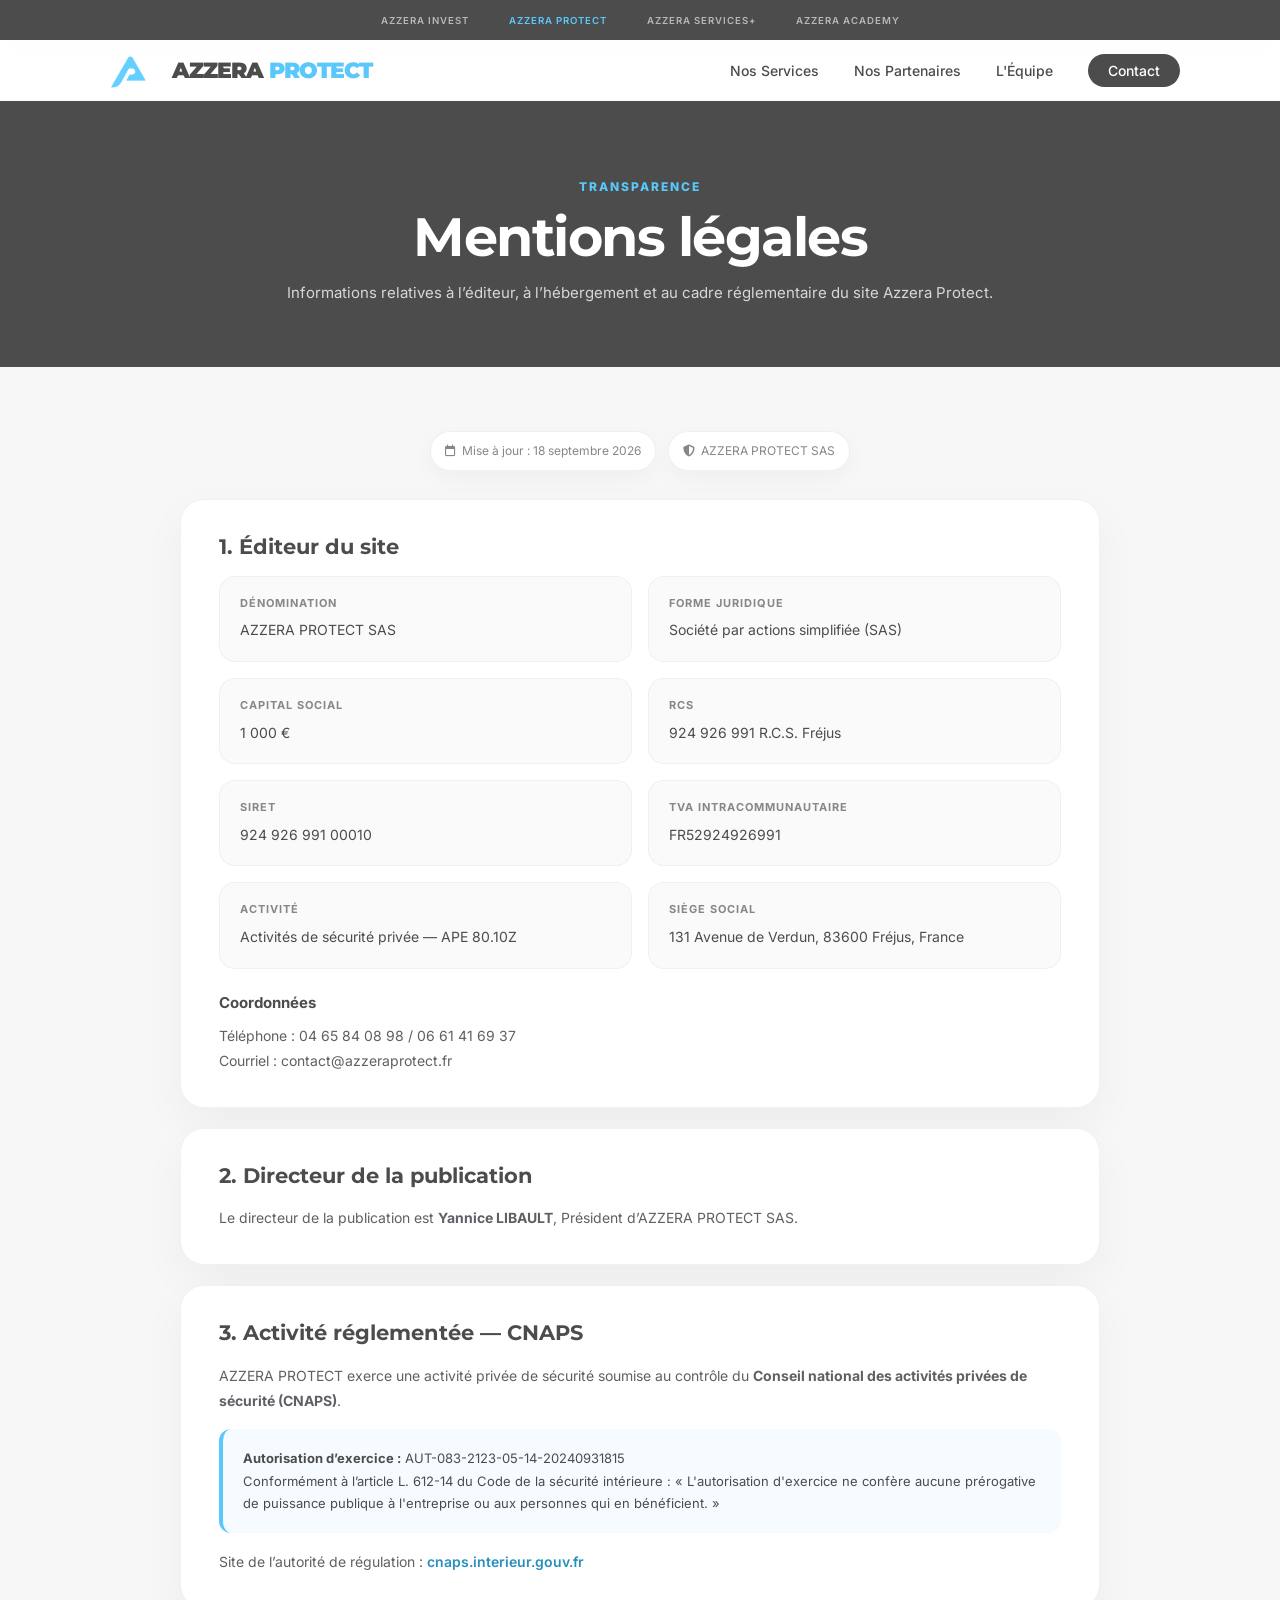
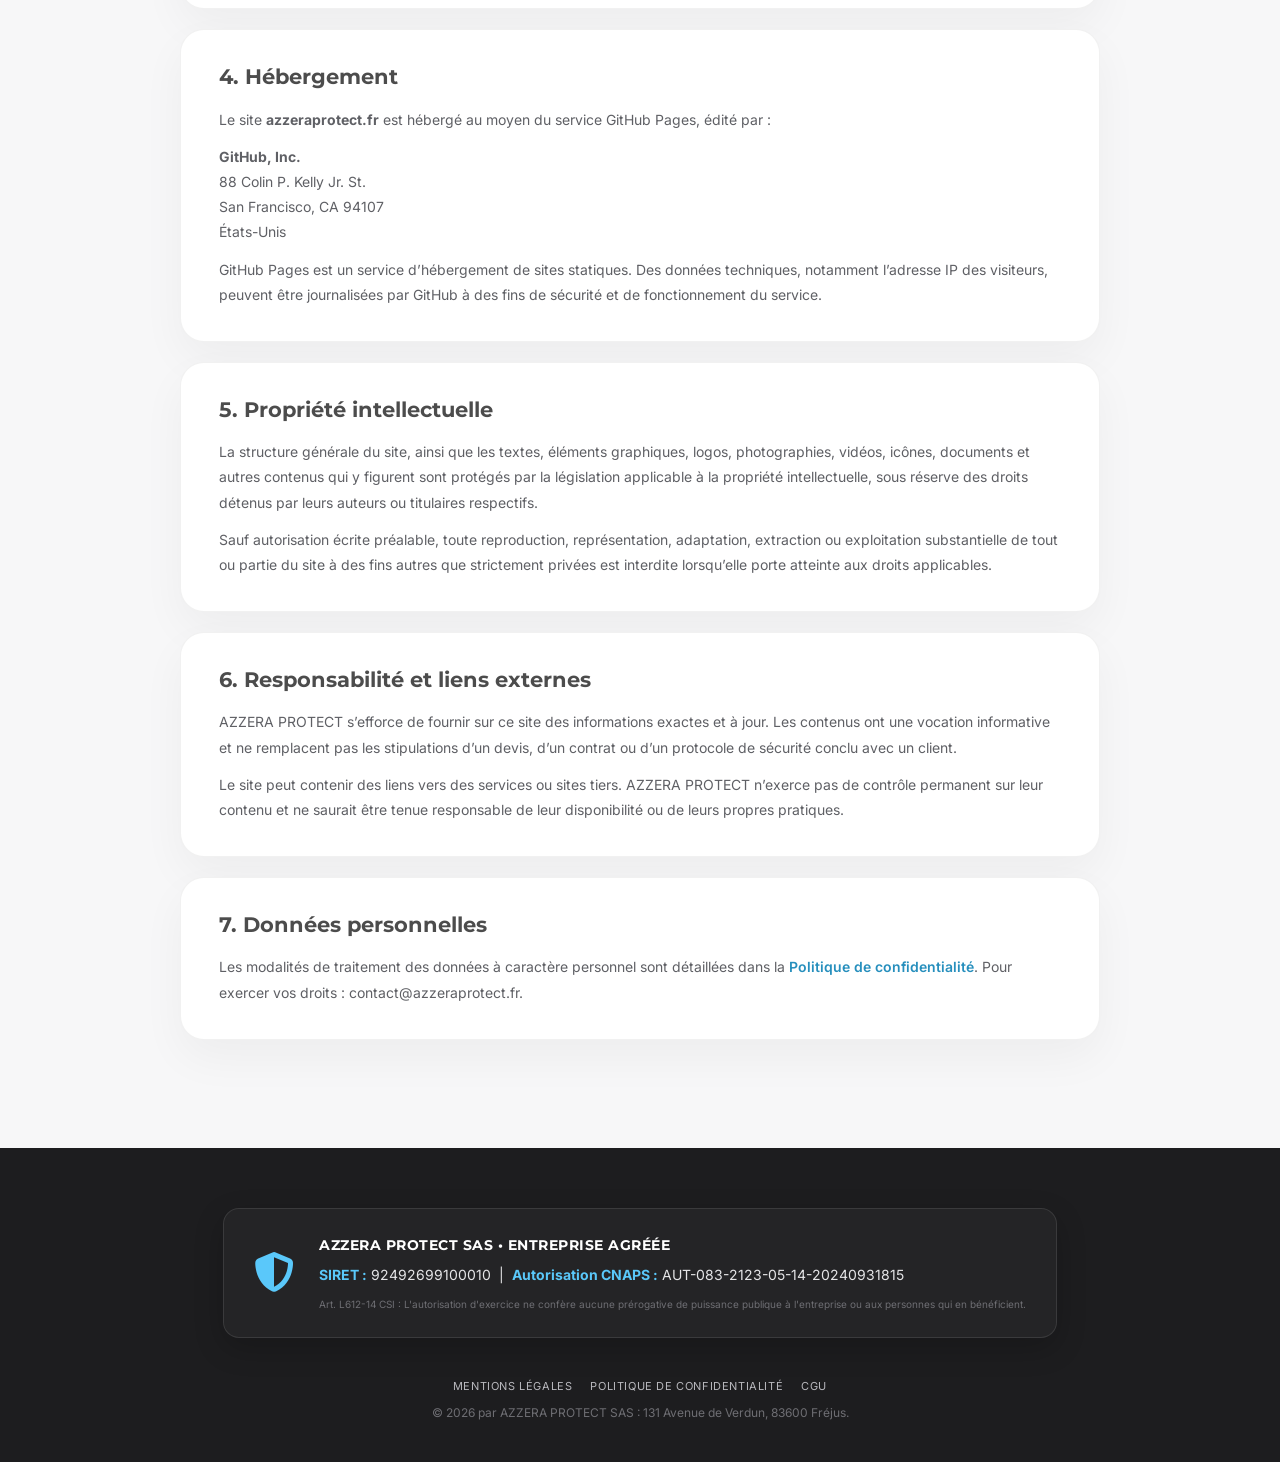
<file: mentions-legales.html>
<!DOCTYPE html>
<html lang="fr">
<head>
    <meta charset="UTF-8">
    <meta name="format-detection" content="telephone=no">
    <meta name="viewport" content="width=device-width, initial-scale=1.0">
    <title>Mentions légales | Azzera Protect</title>
    <meta name="description" content="Mentions légales du site Azzera Protect : éditeur, coordonnées, hébergement, CNAPS et informations juridiques.">
    <meta name="author" content="Azzera Protect">
    <meta name="robots" content="index, follow">
    <meta name="theme-color" content="#4c4c4c">
    <link rel="canonical" href="https://azzeraprotect.fr/mentions-legales.html">
    <meta property="og:locale" content="fr_FR">
    <meta property="og:type" content="website">
    <meta property="og:site_name" content="Azzera Protect">
    <meta property="og:title" content="Mentions légales | Azzera Protect">
    <meta property="og:description" content="Mentions légales du site Azzera Protect : éditeur, coordonnées, hébergement, CNAPS et informations juridiques.">
    <meta property="og:url" content="https://azzeraprotect.fr/mentions-legales.html">
    <meta property="og:image" content="https://azzeraprotect.fr/img/logo-protect.png">
    <meta name="twitter:card" content="summary">
    <meta name="twitter:title" content="Mentions légales | Azzera Protect">
    <meta name="twitter:description" content="Mentions légales du site Azzera Protect : éditeur, coordonnées, hébergement, CNAPS et informations juridiques.">

    <link rel="icon" type="image/png" href="img/favicon.png">
    <link rel="apple-touch-icon" href="img/favicon.png">
    <link rel="shortcut icon" href="img/favicon.png">
    <link rel="preconnect" href="https://fonts.googleapis.com">
    <link rel="preconnect" href="https://fonts.gstatic.com" crossorigin>
    <link href="https://fonts.googleapis.com/css2?family=Inter:wght@300;400;500;600&family=Montserrat:wght@700;800;900&display=swap" rel="stylesheet">
    <link rel="stylesheet" href="https://cdnjs.cloudflare.com/ajax/libs/font-awesome/6.4.0/css/all.min.css">
    <link rel="stylesheet" href="css/style.css">

    <style>
        .legal-hero{background:var(--azzera-gray);color:#fff;padding:72px 0 62px;text-align:center}
        .legal-hero .eyebrow{display:inline-block;color:var(--blue-protect);font-size:12px;font-weight:800;letter-spacing:2px;text-transform:uppercase;margin-bottom:12px}
        .legal-hero h2{font-family:var(--font-titles);font-size:clamp(32px,5vw,54px);line-height:1.05;letter-spacing:-1.5px;margin:0 0 16px}
        .legal-hero p{max-width:780px;margin:0 auto;color:rgba(255,255,255,.78);font-size:15px}
        .legal-main{background:#f7f7f8;padding:64px 0 88px}
        .legal-layout{max-width:980px;margin:0 auto}
        .legal-meta{display:flex;gap:12px;flex-wrap:wrap;justify-content:center;margin-bottom:28px}
        .legal-pill{background:#fff;border:1px solid rgba(0,0,0,.06);border-radius:999px;padding:9px 14px;font-size:12px;color:var(--apple-gray);box-shadow:0 8px 22px rgba(0,0,0,.035)}
        .legal-card{background:#fff;border:1px solid rgba(0,0,0,.055);border-radius:24px;padding:34px 38px;margin-bottom:20px;box-shadow:0 18px 45px rgba(0,0,0,.045)}
        .legal-card h3{font-family:var(--font-titles);font-size:21px;line-height:1.25;color:var(--apple-black);margin:0 0 16px}
        .legal-card h4{font-size:15px;color:var(--apple-black);margin:22px 0 8px}
        .legal-card p,.legal-card li{font-size:14px;color:#5f6065;line-height:1.8}
        .legal-card p+p{margin-top:12px}
        .legal-card ul{padding-left:20px;margin:10px 0}
        .legal-card a{color:#278fbd;text-decoration:none;font-weight:600}
        .legal-card a:hover{text-decoration:underline}
        .legal-highlight{border-left:4px solid var(--blue-protect);background:#f5fbfe;padding:18px 20px;border-radius:12px;margin:16px 0;color:#4c4c4c;font-size:13px;line-height:1.75}
        .legal-grid{display:grid;grid-template-columns:1fr 1fr;gap:16px}
        .legal-info{background:#fafafa;border-radius:16px;padding:18px 20px;border:1px solid rgba(0,0,0,.04)}
        .legal-info strong{display:block;font-size:11px;letter-spacing:1px;text-transform:uppercase;color:var(--apple-gray);margin-bottom:5px}
        .legal-info span,.legal-info a{font-size:14px;color:#4c4c4c;word-break:break-word}
        .legal-footer-links{display:flex;justify-content:center;gap:18px;flex-wrap:wrap;margin:16px 0 8px}
        .legal-footer-links a{color:#b8b8bd;text-decoration:none;font-size:11px;text-transform:uppercase;letter-spacing:.6px}
        .legal-footer-links a:hover{color:var(--blue-protect)}
        @media (max-width:760px){.legal-grid{grid-template-columns:1fr}.legal-card{padding:26px 22px}.legal-hero{padding:54px 0 48px}.legal-main{padding:42px 0 64px}}
    </style>


    <style>
        /* Liens légaux — finition premium sur toutes les pages */
        .legal-compliance .footer-links,
        .legal-links-pills {
            display: flex;
            justify-content: center;
            align-items: center;
            flex-wrap: wrap;
            gap: 12px;
            margin: 0 auto 34px;
        }

        .legal-compliance .footer-links a,
        .legal-links-pills a {
            display: inline-flex !important;
            align-items: center !important;
            justify-content: center !important;
            min-height: 44px;
            padding: 11px 20px !important;
            border: 1px solid rgba(255, 255, 255, 0.14) !important;
            border-radius: 999px !important;
            background: rgba(255, 255, 255, 0.055) !important;
            color: rgba(255, 255, 255, 0.86) !important;
            font-size: 13px !important;
            font-weight: 600 !important;
            letter-spacing: 0.15px !important;
            text-transform: none !important;
            text-decoration: none !important;
            box-shadow: 0 8px 24px rgba(0, 0, 0, 0.16) !important;
            -webkit-backdrop-filter: blur(12px);
            backdrop-filter: blur(12px);
            transition: transform .22s ease, border-color .22s ease,
                        background .22s ease, color .22s ease,
                        box-shadow .22s ease;
        }

        .legal-compliance .footer-links a:hover,
        .legal-links-pills a:hover {
            transform: translateY(-2px);
            border-color: rgba(90, 200, 250, 0.48) !important;
            background: rgba(90, 200, 250, 0.10) !important;
            color: #ffffff !important;
            box-shadow: 0 12px 28px rgba(0, 0, 0, 0.24),
                        0 0 0 1px rgba(90, 200, 250, 0.06) !important;
        }

        .legal-compliance .footer-links a:focus-visible,
        .legal-links-pills a:focus-visible {
            outline: 2px solid var(--blue-protect);
            outline-offset: 3px;
        }

        @media (max-width: 640px) {
            .legal-compliance .footer-links,
            .legal-links-pills {
                gap: 9px;
                margin-bottom: 28px;
            }

            .legal-compliance .footer-links a,
            .legal-links-pills a {
                width: 100%;
                max-width: 330px;
                padding: 11px 16px !important;
            }
        }
    </style>

</head>
<body>

    <nav class="topbar-corporate">
        <ul class="topbar-links">
            <li><a href="https://azzerainvest.fr">AZZERA INVEST</a></li>
            <li><a href="index.html" class="active">AZZERA PROTECT</a></li>
            <li><a href="https://azzeraservices.fr">AZZERA SERVICES+</a></li>
            <li><a href="https://azzera-academy.fr">AZZERA ACADEMY</a></li>
        </ul>
    </nav>
    <header class="main-header">
        <div class="container header-flex">
            <a class="logo" href="index.html" style="text-decoration:none;color:inherit;">
                <img src="img/logo-protect.png" alt="Logo Azzera Protect" class="header-logo">
                <h1>AZZERA <span>PROTECT</span></h1>
            </a>
            <nav class="main-nav">
                <ul>
                    <li><a href="services.html">Nos Services</a></li>
                    <li><a href="partenaires.html">Nos Partenaires</a></li>
                    <li><a href="equipe.html">L'Équipe</a></li>
                    <li><a href="contact.html" class="btn-contact-nav">Contact</a></li>
                </ul>
            </nav>
        </div>
    </header>

    <main>
        <section class="legal-hero">
            <div class="container">
                <span class="eyebrow">Transparence</span>
                <h2>Mentions légales</h2>
                <p>Informations relatives à l’éditeur, à l’hébergement et au cadre réglementaire du site Azzera Protect.</p>
            </div>
        </section>
        <section class="legal-main">
            <div class="container legal-layout">
                <div class="legal-meta">
                    <span class="legal-pill"><i class="fa-regular fa-calendar"></i>&nbsp; Mise à jour : 18 septembre 2026</span>
                    <span class="legal-pill"><i class="fa-solid fa-shield-halved"></i>&nbsp; AZZERA PROTECT SAS</span>
                </div>

                <section class="legal-card">
                    <h3>1. Éditeur du site</h3>
                    <div class="legal-grid">
                        <div class="legal-info"><strong>Dénomination</strong><span>AZZERA PROTECT SAS</span></div>
                        <div class="legal-info"><strong>Forme juridique</strong><span>Société par actions simplifiée (SAS)</span></div>
                        <div class="legal-info"><strong>Capital social</strong><span>1 000 €</span></div>
                        <div class="legal-info"><strong>RCS</strong><span>924 926 991 R.C.S. Fréjus</span></div>
                        <div class="legal-info"><strong>SIRET</strong><span>924 926 991 00010</span></div>
                        <div class="legal-info"><strong>TVA intracommunautaire</strong><span>FR52924926991</span></div>
                        <div class="legal-info"><strong>Activité</strong><span>Activités de sécurité privée — APE 80.10Z</span></div>
                        <div class="legal-info"><strong>Siège social</strong><span>131 Avenue de Verdun, 83600 Fréjus, France</span></div>
                    </div>
                    <h4>Coordonnées</h4>
                    <p>Téléphone : <a href="tel:0465840898">04 65 84 08 98</a> / <a href="tel:0661416937">06 61 41 69 37</a><br>
                    Courriel : <a href="mailto:contact@azzeraprotect.fr">contact@azzeraprotect.fr</a></p>
                </section>

                <section class="legal-card">
                    <h3>2. Directeur de la publication</h3>
                    <p>Le directeur de la publication est <strong>Yannice LIBAULT</strong>, Président d’AZZERA PROTECT SAS.</p>
                </section>

                <section class="legal-card">
                    <h3>3. Activité réglementée — CNAPS</h3>
                    <p>AZZERA PROTECT exerce une activité privée de sécurité soumise au contrôle du <strong>Conseil national des activités privées de sécurité (CNAPS)</strong>.</p>
                    <div class="legal-highlight"><strong>Autorisation d’exercice :</strong> AUT-083-2123-05-14-20240931815<br>
                    Conformément à l’article L. 612-14 du Code de la sécurité intérieure : « L'autorisation d'exercice ne confère aucune prérogative de puissance publique à l'entreprise ou aux personnes qui en bénéficient. »</div>
                    <p>Site de l’autorité de régulation : <a href="https://www.cnaps.interieur.gouv.fr/" target="_blank" rel="noopener noreferrer">cnaps.interieur.gouv.fr</a></p>
                </section>

                <section class="legal-card">
                    <h3>4. Hébergement</h3>
                    <p>Le site <strong>azzeraprotect.fr</strong> est hébergé au moyen du service GitHub Pages, édité par :</p>
                    <p><strong>GitHub, Inc.</strong><br>88 Colin P. Kelly Jr. St.<br>San Francisco, CA 94107<br>États-Unis</p>
                    <p>GitHub Pages est un service d’hébergement de sites statiques. Des données techniques, notamment l’adresse IP des visiteurs, peuvent être journalisées par GitHub à des fins de sécurité et de fonctionnement du service.</p>
                </section>

                <section class="legal-card">
                    <h3>5. Propriété intellectuelle</h3>
                    <p>La structure générale du site, ainsi que les textes, éléments graphiques, logos, photographies, vidéos, icônes, documents et autres contenus qui y figurent sont protégés par la législation applicable à la propriété intellectuelle, sous réserve des droits détenus par leurs auteurs ou titulaires respectifs.</p>
                    <p>Sauf autorisation écrite préalable, toute reproduction, représentation, adaptation, extraction ou exploitation substantielle de tout ou partie du site à des fins autres que strictement privées est interdite lorsqu’elle porte atteinte aux droits applicables.</p>
                </section>

                <section class="legal-card">
                    <h3>6. Responsabilité et liens externes</h3>
                    <p>AZZERA PROTECT s’efforce de fournir sur ce site des informations exactes et à jour. Les contenus ont une vocation informative et ne remplacent pas les stipulations d’un devis, d’un contrat ou d’un protocole de sécurité conclu avec un client.</p>
                    <p>Le site peut contenir des liens vers des services ou sites tiers. AZZERA PROTECT n’exerce pas de contrôle permanent sur leur contenu et ne saurait être tenue responsable de leur disponibilité ou de leurs propres pratiques.</p>
                </section>

                <section class="legal-card">
                    <h3>7. Données personnelles</h3>
                    <p>Les modalités de traitement des données à caractère personnel sont détaillées dans la <a href="politique-confidentialite.html">Politique de confidentialité</a>. Pour exercer vos droits : <a href="mailto:contact@azzeraprotect.fr">contact@azzeraprotect.fr</a>.</p>
                </section>

            </div>
        </section>
    </main>

    <footer class="legal-compliance">
        <div class="official-badge-container">
            <div class="official-badge">
                <div class="badge-icon"><i class="fas fa-shield-halved"></i></div>
                <div class="badge-content">
                    <p class="badge-title">AZZERA PROTECT SAS • Entreprise Agréée</p>
                    <p class="badge-numbers"><strong>SIRET :</strong> 92492699100010 &nbsp;|&nbsp; <strong>Autorisation CNAPS :</strong> AUT-083-2123-05-14-20240931815</p>
                    <p class="small-text">Art. L612-14 CSI : L'autorisation d'exercice ne confère aucune prérogative de puissance publique à l'entreprise ou aux personnes qui en bénéficient.</p>
                </div>
            </div>
        </div>
        <div class="legal-footer-links">
            <a href="mentions-legales.html">Mentions légales</a>
            <a href="politique-confidentialite.html">Politique de confidentialité</a>
            <a href="cgu.html">CGU</a>
        </div>
        <div class="compliance-inner"><p>&copy; 2026 par AZZERA PROTECT SAS : 131 Avenue de Verdun, 83600 Fréjus.</p></div>
    </footer>

</body>
</html>
</file>
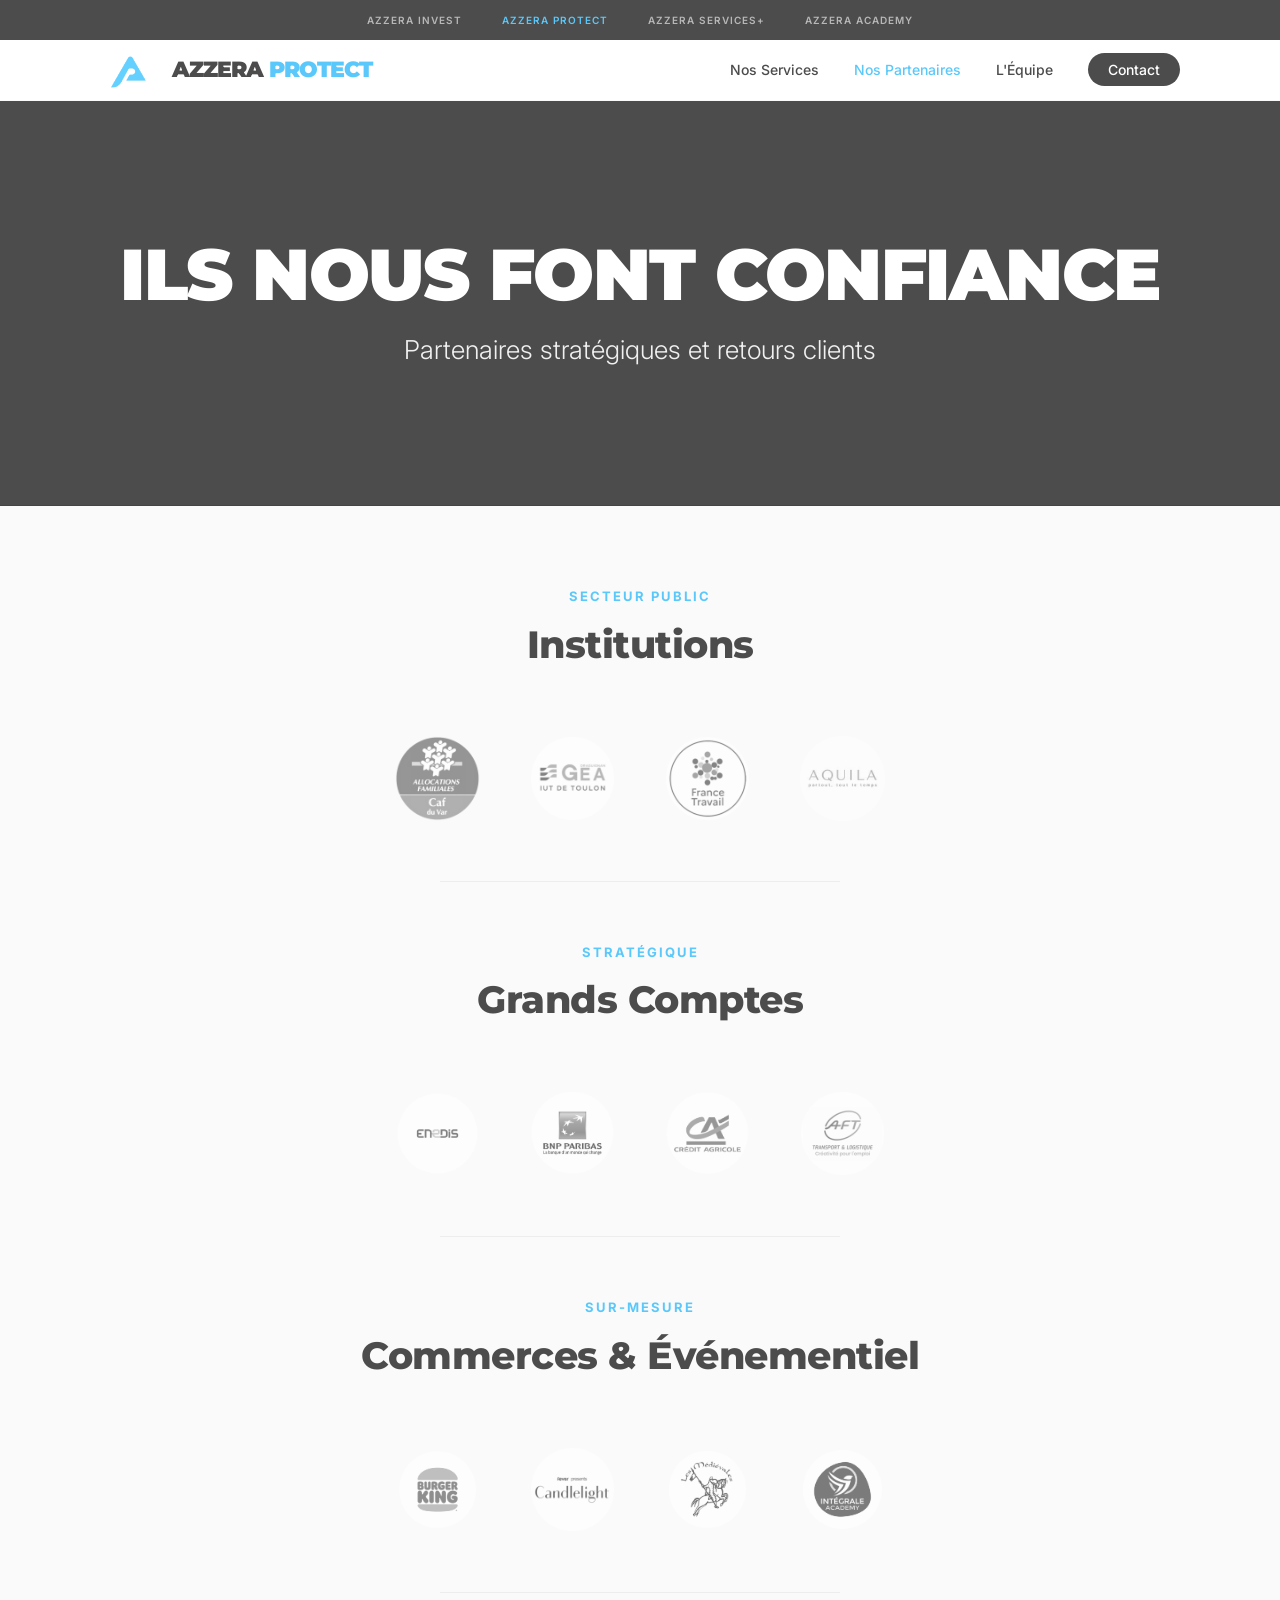
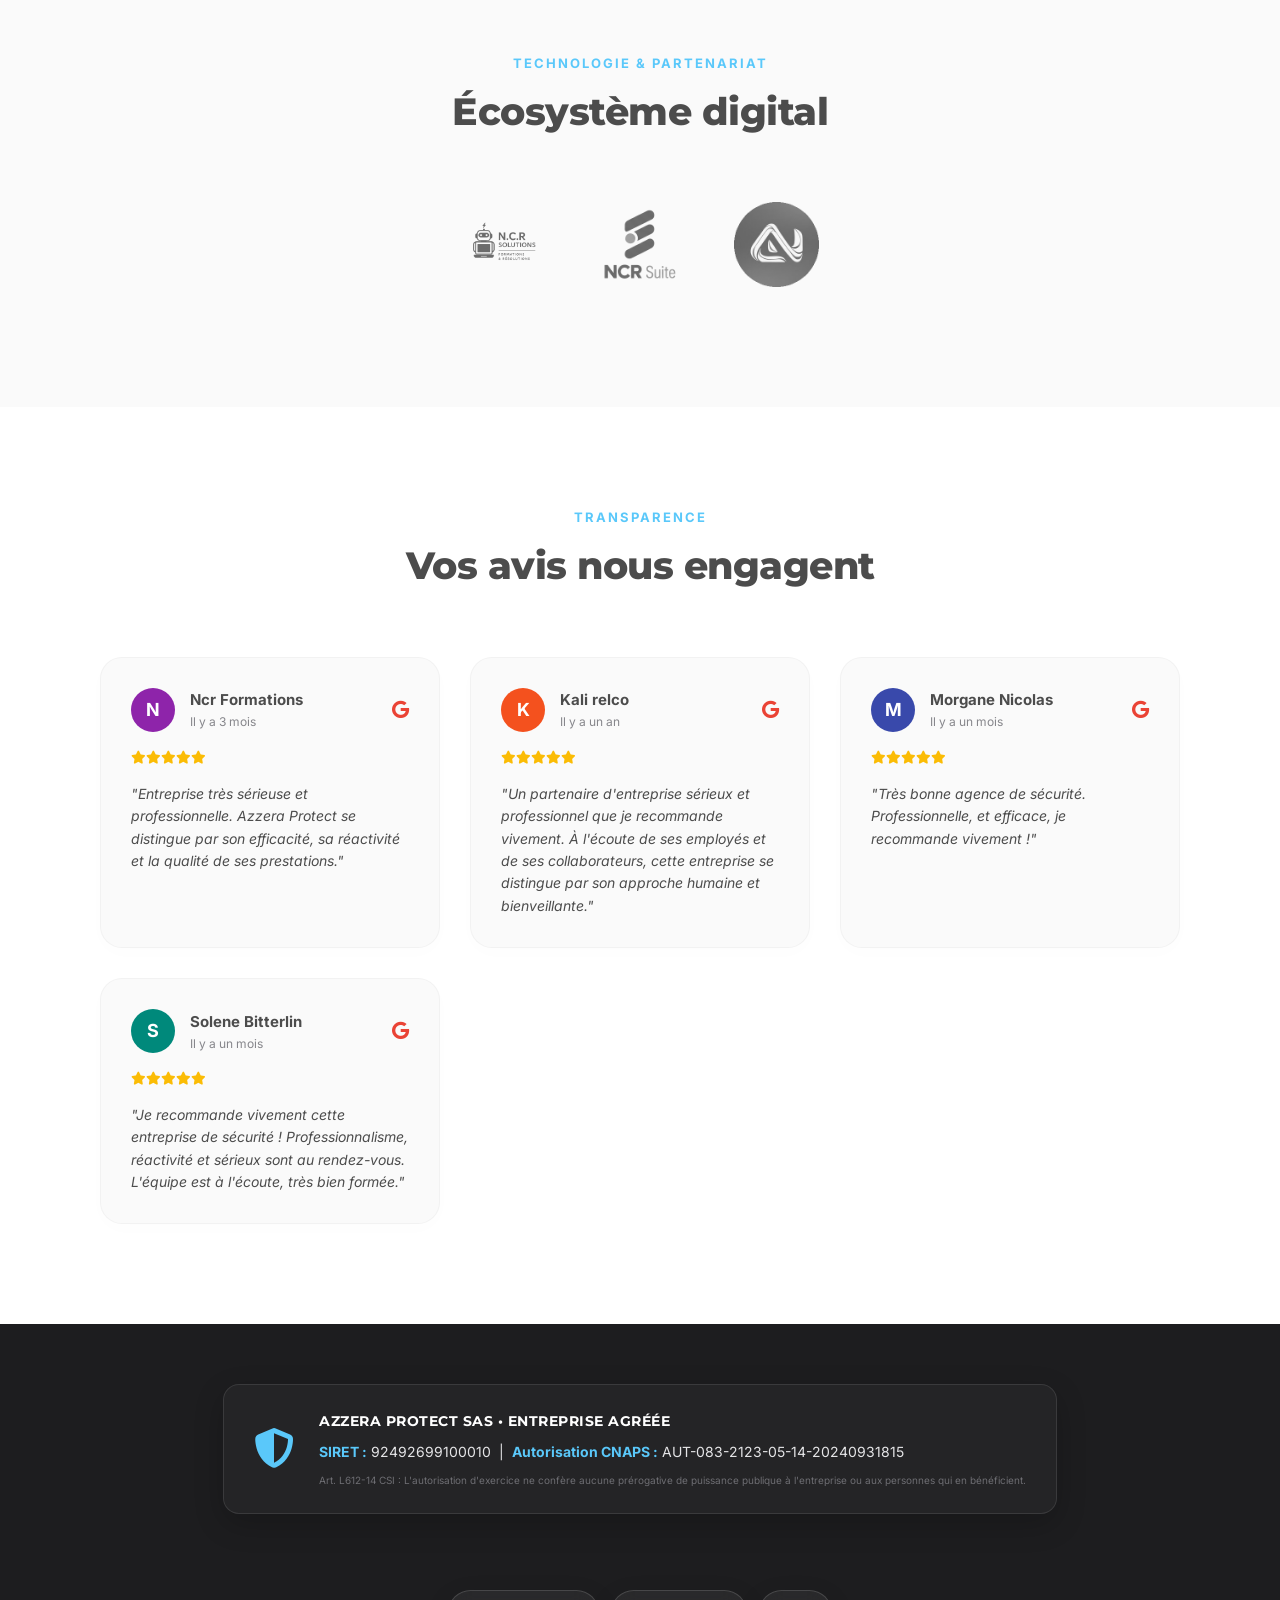
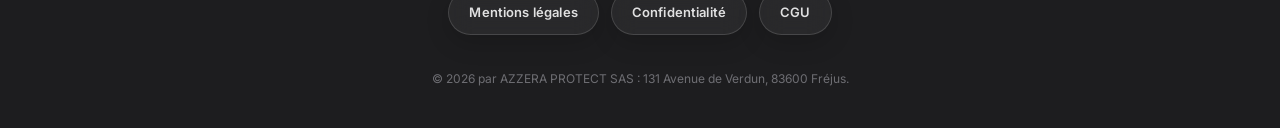
<file: partenaires.html>
<!DOCTYPE html>
<html lang="fr">
<head>
    <meta charset="UTF-8">
    <meta name="format-detection" content="telephone=no">
    <meta name="viewport" content="width=device-width, initial-scale=1.0">
    <title>Références & avis clients | Azzera Protect</title>
    <meta name="description" content="Découvrez les références, partenaires et avis clients présentés par Azzera Protect pour ses prestations de sécurité privée et de gardiennage.">
    <meta name="author" content="Azzera Protect">
    <meta name="robots" content="index, follow, max-image-preview:large, max-snippet:-1, max-video-preview:-1">
    <meta name="theme-color" content="#0a0e13">
    <link rel="canonical" href="https://azzeraprotect.fr/partenaires.html">

    <meta property="og:locale" content="fr_FR">
    <meta property="og:type" content="website">
    <meta property="og:site_name" content="Azzera Protect">
    <meta property="og:title" content="Références et avis clients | Azzera Protect">
    <meta property="og:description" content="Découvrez les entreprises, institutions et clients présentés par Azzera Protect parmi ses références.">
    <meta property="og:url" content="https://azzeraprotect.fr/partenaires.html">
    <meta property="og:image" content="https://azzeraprotect.fr/img/logo-protect.png">
    <meta property="og:image:alt" content="Logo Azzera Protect">

    <meta name="twitter:card" content="summary_large_image">
    <meta name="twitter:title" content="Références et avis clients | Azzera Protect">
    <meta name="twitter:description" content="Découvrez les entreprises, institutions et clients présentés par Azzera Protect parmi ses références.">
    <meta name="twitter:image" content="https://azzeraprotect.fr/img/logo-protect.png">

    <link rel="icon" type="image/png" href="img/favicon.png">
    <link rel="apple-touch-icon" href="img/favicon.png">
    <link rel="shortcut icon" href="img/favicon.png">

    <link rel="preconnect" href="https://fonts.googleapis.com">
    <link rel="preconnect" href="https://fonts.gstatic.com" crossorigin>
    <link href="https://fonts.googleapis.com/css2?family=Inter:wght@300;400;500;600&family=Montserrat:wght@700;800;900&display=swap" rel="stylesheet">
    <link rel="stylesheet" href="https://cdnjs.cloudflare.com/ajax/libs/font-awesome/6.4.0/css/all.min.css">
    <link rel="stylesheet" href="css/style.css">

    <script type="application/ld+json">
{
  "@context": "https://schema.org",
  "@type": "CollectionPage",
  "@id": "https://azzeraprotect.fr/partenaires.html#webpage",
  "url": "https://azzeraprotect.fr/partenaires.html",
  "name": "Références & avis clients | Azzera Protect",
  "description": "Découvrez les références, partenaires et avis clients présentés par Azzera Protect pour ses prestations de sécurité privée et de gardiennage.",
  "inLanguage": "fr-FR",
  "about": {
    "@id": "https://azzeraprotect.fr/#business"
  },
  "isPartOf": {
    "@id": "https://azzeraprotect.fr/#website"
  }
}
    </script>

    <style>
        /* Liens légaux — finition premium sur toutes les pages */
        .legal-compliance .footer-links,
        .legal-links-pills {
            display: flex;
            justify-content: center;
            align-items: center;
            flex-wrap: wrap;
            gap: 12px;
            margin: 0 auto 34px;
        }

        .legal-compliance .footer-links a,
        .legal-links-pills a {
            display: inline-flex !important;
            align-items: center !important;
            justify-content: center !important;
            min-height: 44px;
            padding: 11px 20px !important;
            border: 1px solid rgba(255, 255, 255, 0.14) !important;
            border-radius: 999px !important;
            background: rgba(255, 255, 255, 0.055) !important;
            color: rgba(255, 255, 255, 0.86) !important;
            font-size: 13px !important;
            font-weight: 600 !important;
            letter-spacing: 0.15px !important;
            text-transform: none !important;
            text-decoration: none !important;
            box-shadow: 0 8px 24px rgba(0, 0, 0, 0.16) !important;
            -webkit-backdrop-filter: blur(12px);
            backdrop-filter: blur(12px);
            transition: transform .22s ease, border-color .22s ease,
                        background .22s ease, color .22s ease,
                        box-shadow .22s ease;
        }

        .legal-compliance .footer-links a:hover,
        .legal-links-pills a:hover {
            transform: translateY(-2px);
            border-color: rgba(90, 200, 250, 0.48) !important;
            background: rgba(90, 200, 250, 0.10) !important;
            color: #ffffff !important;
            box-shadow: 0 12px 28px rgba(0, 0, 0, 0.24),
                        0 0 0 1px rgba(90, 200, 250, 0.06) !important;
        }

        .legal-compliance .footer-links a:focus-visible,
        .legal-links-pills a:focus-visible {
            outline: 2px solid var(--blue-protect);
            outline-offset: 3px;
        }

        @media (max-width: 640px) {
            .legal-compliance .footer-links,
            .legal-links-pills {
                gap: 9px;
                margin-bottom: 28px;
            }

            .legal-compliance .footer-links a,
            .legal-links-pills a {
                width: 100%;
                max-width: 330px;
                padding: 11px 16px !important;
            }
        }
    </style>

</head>
<body>

    <nav class="topbar-corporate">
        <ul class="topbar-links">
            <li><a href="https://azzerainvest.fr">AZZERA INVEST</a></li>
            <li><a href="index.html" class="active">AZZERA PROTECT</a></li>
            <li><a href="https://azzeraservices.fr">AZZERA SERVICES+</a></li>
            <li><a href="https://azzera-academy.fr">AZZERA ACADEMY</a></li>
        </ul>
    </nav>

    <header class="main-header">
        <div class="container header-flex">
            <div class="logo">
                <a href="index.html" style="text-decoration: none; display: flex; align-items: center; gap: 12px;">
                    <img src="img/logo-protect.png" alt="Logo Azzera Protect" class="header-logo">
                    <h1 style="color: var(--apple-black); margin: 0;">AZZERA <span>PROTECT</span></h1>
                </a>
            </div>
            <nav class="main-nav">
                <ul>
                    <li><a href="services.html">Nos Services</a></li>
                    <li><a href="partenaires.html" class="active">Nos Partenaires</a></li>
                    <li><a href="equipe.html">L'Équipe</a></li>
                    <li><a href="contact.html" class="btn-contact-nav">Contact</a></li>
                </ul>
            </nav>
        </div>
    </header>

    <section class="internal-hero">
        <div class="container text-center">
            <h2 class="hero-title fade-in-up">ILS NOUS FONT CONFIANCE</h2>
            <p class="hero-subtitle fade-in-up delay-1">Partenaires stratégiques et retours clients</p>
        </div>
    </section>

    <section class="partners-page-section fade-in-up delay-2">
        <div class="container">
            
            <div class="modern-heading">
                <span class="heading-subtitle">Secteur Public</span>
                <h3 class="section-heading">Institutions</h3>
            </div>
            <div class="partners-logo-grid">
                <img src="img/caf.png" alt="CAF du Var">
                <img src="img/iut-toulon.png" alt="IUT de Toulon">
                <img src="img/france-travail.png" alt="France Travail">
                <img src="img/AQUILA.png" alt="Aquila">
            </div>

            <div class="divider"></div>

            <div class="modern-heading">
                <span class="heading-subtitle">Stratégique</span>
                <h3 class="section-heading">Grands Comptes</h3>
            </div>
            <div class="partners-logo-grid">
                <img src="img/enedis.png" alt="Enedis">
                <img src="img/bnp-paribas.png" alt="BNP Paribas">
                <img src="img/credit-agricole.png" alt="Crédit Agricole">
                <img src="img/aft.png" alt="AFT Transport & Logistique">
            </div>

            <div class="divider"></div>

            <div class="modern-heading">
                <span class="heading-subtitle">Sur-mesure</span>
                <h3 class="section-heading">Commerces & Événementiel</h3>
            </div>
            <div class="partners-logo-grid">
                <img src="img/burger-king.png" alt="Burger King">
                <img src="img/candlelight.png" alt="Candlelight">
                <img src="img/medievales.png" alt="Les Médiévales">
                <img src="img/integrale-academy.png" alt="Intégrale Academy">
            </div>

             <div class="divider"></div>

            <div class="modern-heading">
                <span class="heading-subtitle">TECHNOLOGIE & PARTENARIAT</span>
                <h3 class="section-heading">Écosystème digital</h3>
            </div>
            <div class="partners-logo-grid">
                <img src="img/NCRsolutions.png" alt="N.C.R Solutions">
                <img src="img/NCRsuite.png" alt="N.C.R Suite">
                <img src="img/LIENOVA.png" alt="Lienova">
            </div>


        </div>
    </section>

    <section class="reviews-section">
        <div class="container">
            
            <div class="modern-heading">
                <span class="heading-subtitle">Transparence</span>
                <h3 class="section-heading">Vos avis nous engagent</h3>
            </div>

            <div class="reviews-grid">
                <div class="review-card">
                    <div class="review-header">
                        <div class="review-avatar-text" style="background-color: #8e24aa;">N</div>
                        <div class="review-meta">
                            <h4>Ncr Formations</h4>
                            <span class="review-date">Il y a 3 mois</span>
                        </div>
                        <i class="fab fa-google review-google-icon"></i>
                    </div>
                    <div class="review-stars">
                        <i class="fas fa-star"></i><i class="fas fa-star"></i><i class="fas fa-star"></i><i class="fas fa-star"></i><i class="fas fa-star"></i>
                    </div>
                    <p class="review-text">"Entreprise très sérieuse et professionnelle. Azzera Protect se distingue par son efficacité, sa réactivité et la qualité de ses prestations."</p>
                </div>

                <div class="review-card">
                    <div class="review-header">
                        <div class="review-avatar-text" style="background-color: #f4511e;">K</div>
                        <div class="review-meta">
                            <h4>Kali relco</h4>
                            <span class="review-date">Il y a un an</span>
                        </div>
                        <i class="fab fa-google review-google-icon"></i>
                    </div>
                    <div class="review-stars">
                        <i class="fas fa-star"></i><i class="fas fa-star"></i><i class="fas fa-star"></i><i class="fas fa-star"></i><i class="fas fa-star"></i>
                    </div>
                    <p class="review-text">"Un partenaire d'entreprise sérieux et professionnel que je recommande vivement. À l'écoute de ses employés et de ses collaborateurs, cette entreprise se distingue par son approche humaine et bienveillante."</p>
                </div>

                <div class="review-card">
                    <div class="review-header">
                        <div class="review-avatar-text" style="background-color: #3949ab;">M</div>
                        <div class="review-meta">
                            <h4>Morgane Nicolas</h4>
                            <span class="review-date">Il y a un mois</span>
                        </div>
                        <i class="fab fa-google review-google-icon"></i>
                    </div>
                    <div class="review-stars">
                        <i class="fas fa-star"></i><i class="fas fa-star"></i><i class="fas fa-star"></i><i class="fas fa-star"></i><i class="fas fa-star"></i>
                    </div>
                    <p class="review-text">"Très bonne agence de sécurité. Professionnelle, et efficace, je recommande vivement !"</p>
                </div>

                <div class="review-card">
                    <div class="review-header">
                        <div class="review-avatar-text" style="background-color: #00897b;">S</div>
                        <div class="review-meta">
                            <h4>Solene Bitterlin</h4>
                            <span class="review-date">Il y a un mois</span>
                        </div>
                        <i class="fab fa-google review-google-icon"></i>
                    </div>
                    <div class="review-stars">
                        <i class="fas fa-star"></i><i class="fas fa-star"></i><i class="fas fa-star"></i><i class="fas fa-star"></i><i class="fas fa-star"></i>
                    </div>
                    <p class="review-text">"Je recommande vivement cette entreprise de sécurité ! Professionnalisme, réactivité et sérieux sont au rendez-vous. L'équipe est à l'écoute, très bien formée."</p>
                </div>
            </div>

        </div>
    </section>

       <footer class="legal-compliance">
     <div class="official-badge-container">
                <div class="official-badge fade-in-up">
                    <div class="badge-icon">
                        <i class="fas fa-shield-halved"></i>
                    </div>
                    <div class="badge-content">
                        <p class="badge-title">AZZERA PROTECT SAS • Entreprise Agréée</p>
                        <p class="badge-numbers"><strong>SIRET :</strong> 92492699100010 &nbsp;|&nbsp; <strong>Autorisation CNAPS :</strong> AUT-083-2123-05-14-20240931815</p>
                        <p class="small-text">Art. L612-14 CSI : L'autorisation d'exercice ne confère aucune prérogative de puissance publique à l'entreprise ou aux personnes qui en bénéficient.</p>
                    </div>
            </div>
        </div>
        </section>
        <br><div class="footer-links legal-links-pills" style="margin-top: 10px;">
            <a href="mentions-legales.html">Mentions légales</a>
            <a href="politique-confidentialite.html">Confidentialité</a>
            <a href="cgu.html">CGU</a>
        </div>
    <div class="compliance-inner">
                <p>&copy; 2026 par AZZERA PROTECT SAS : 131 Avenue de Verdun, 83600 Fréjus.</p>
            </div>
        </section>
</footer>

</body>
</html>
</file>
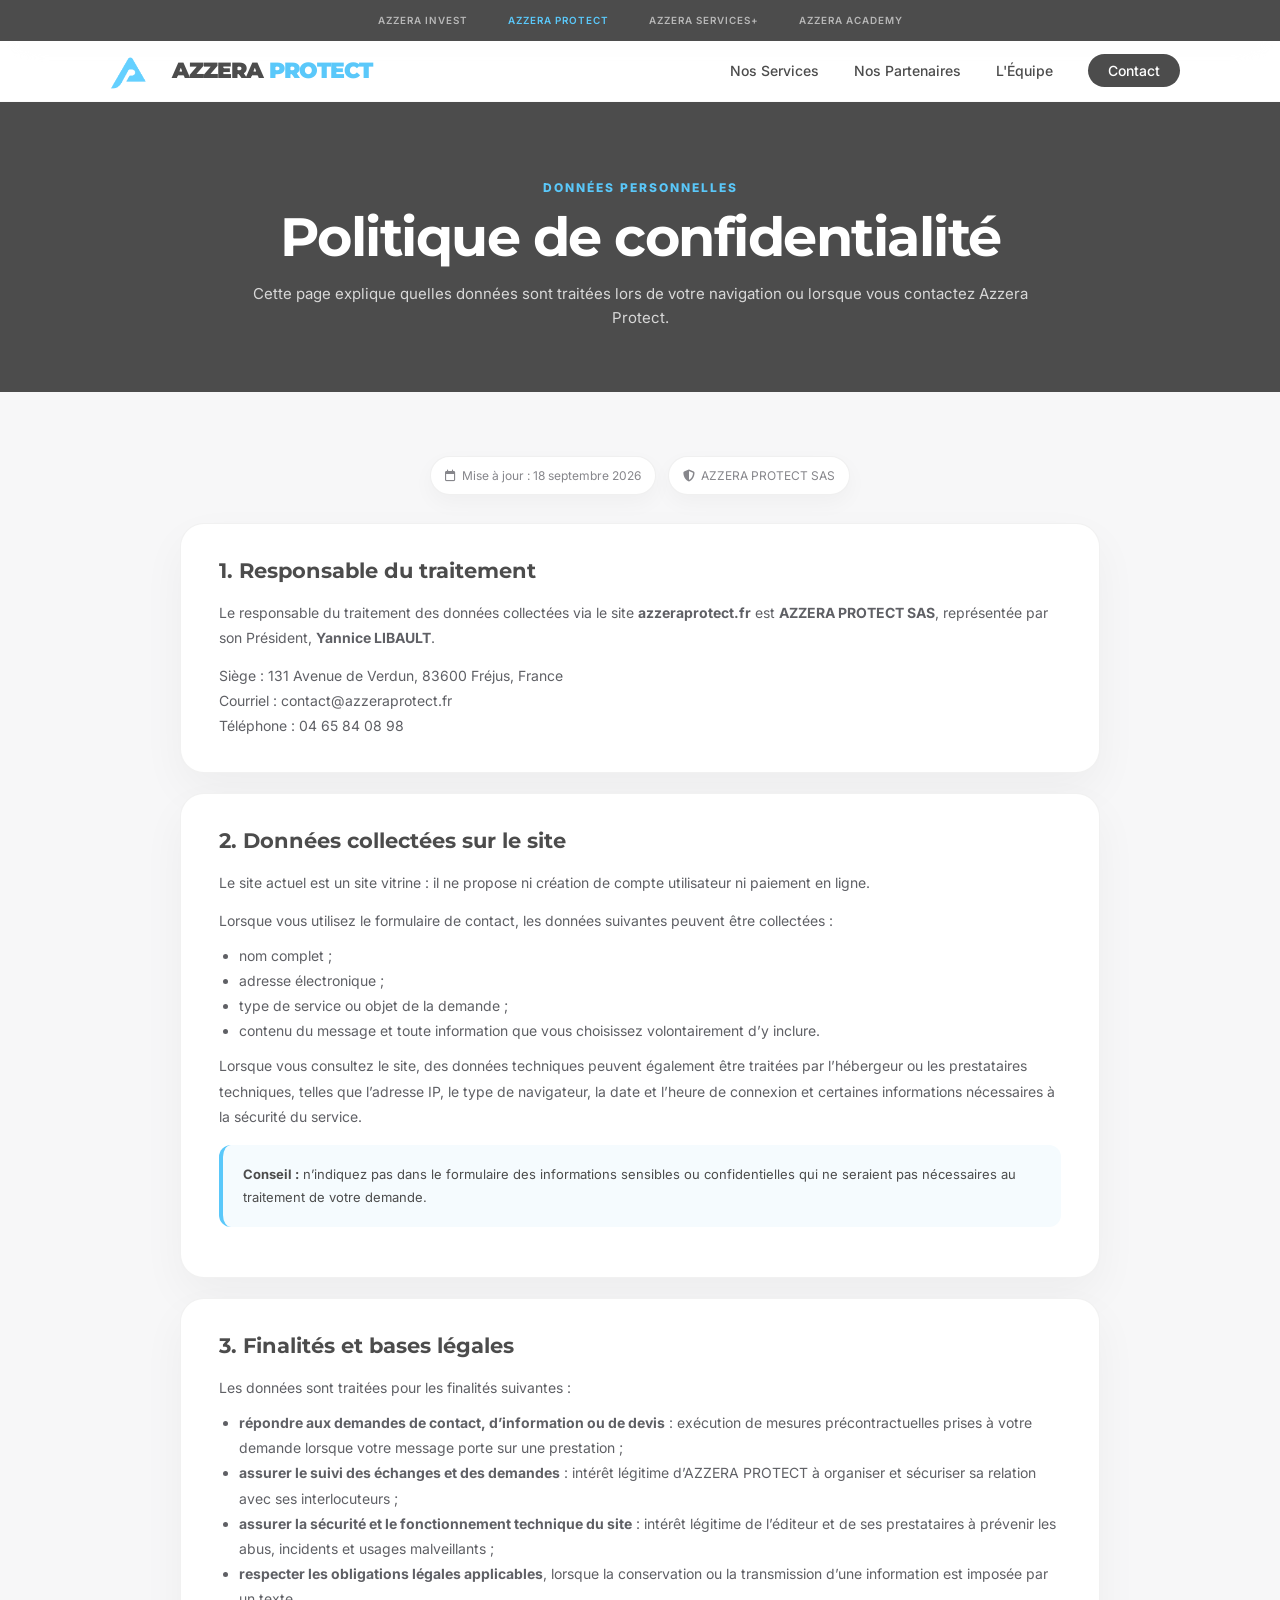
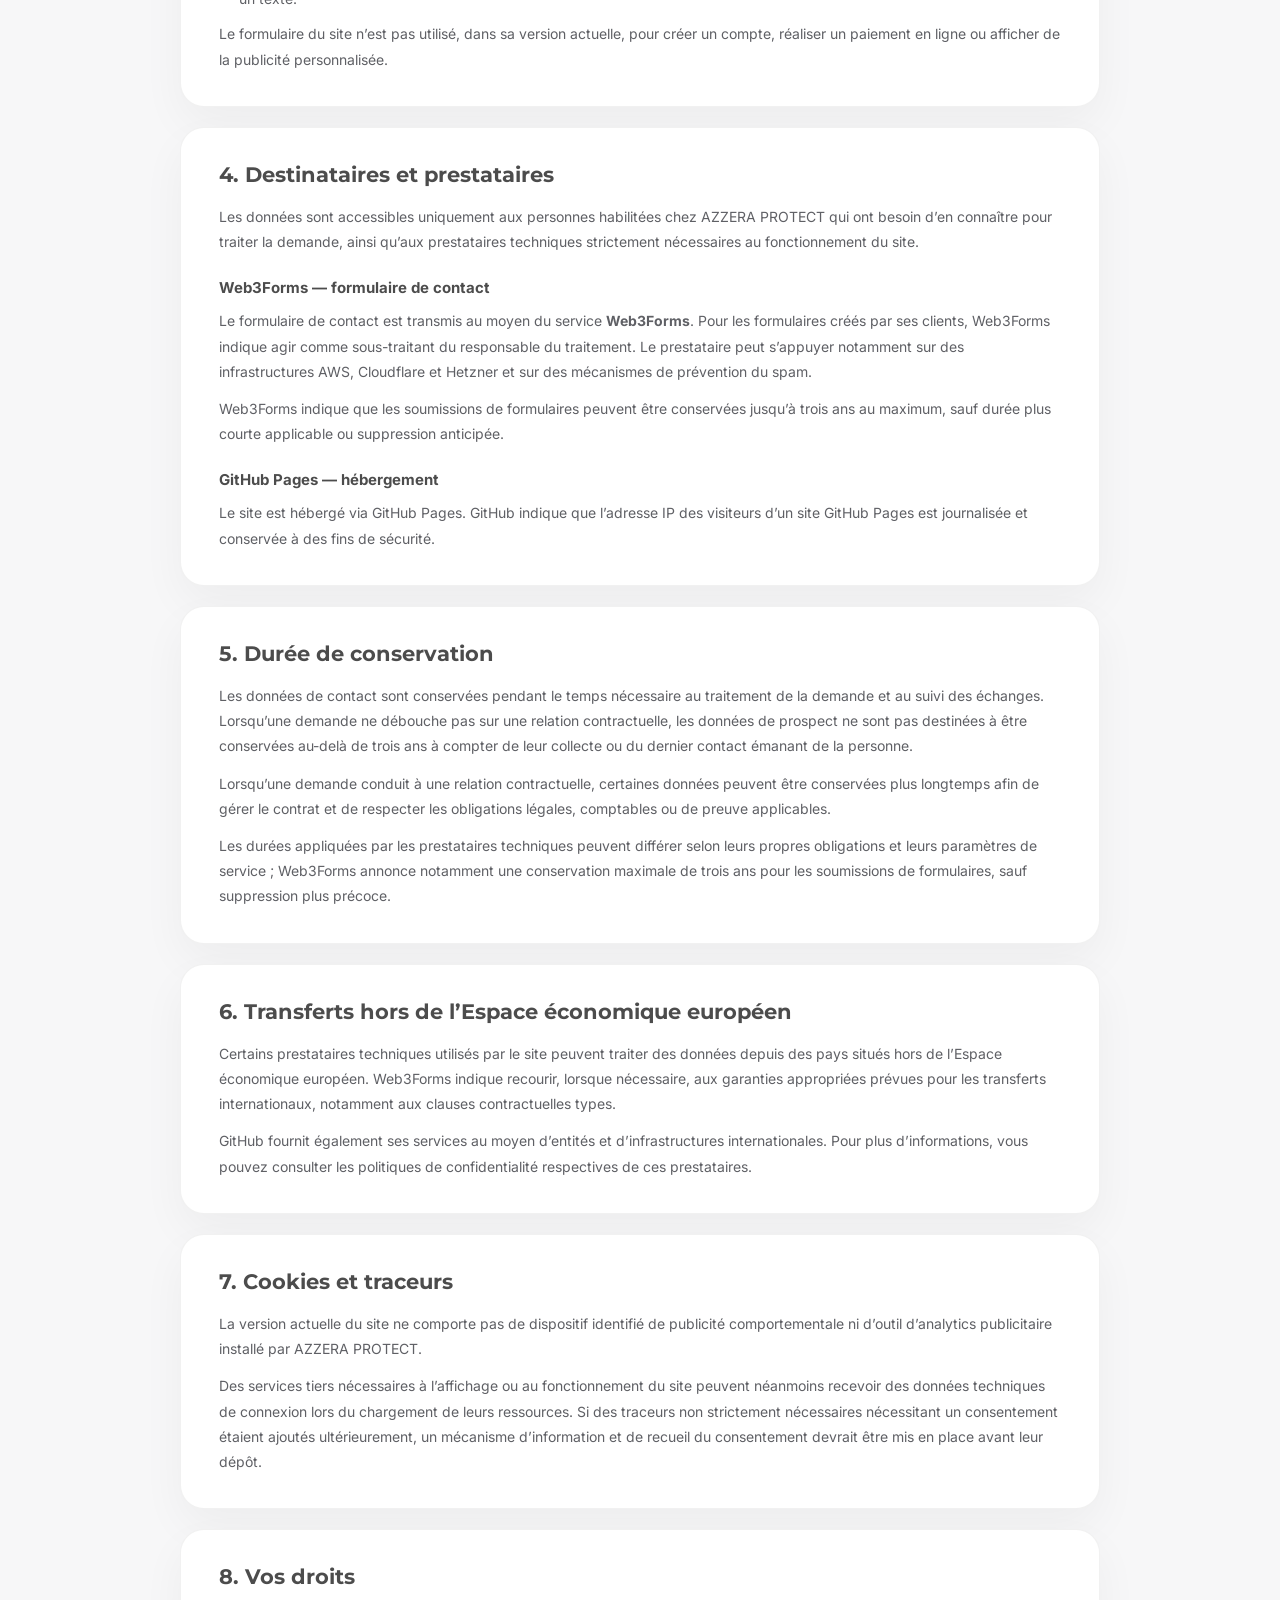
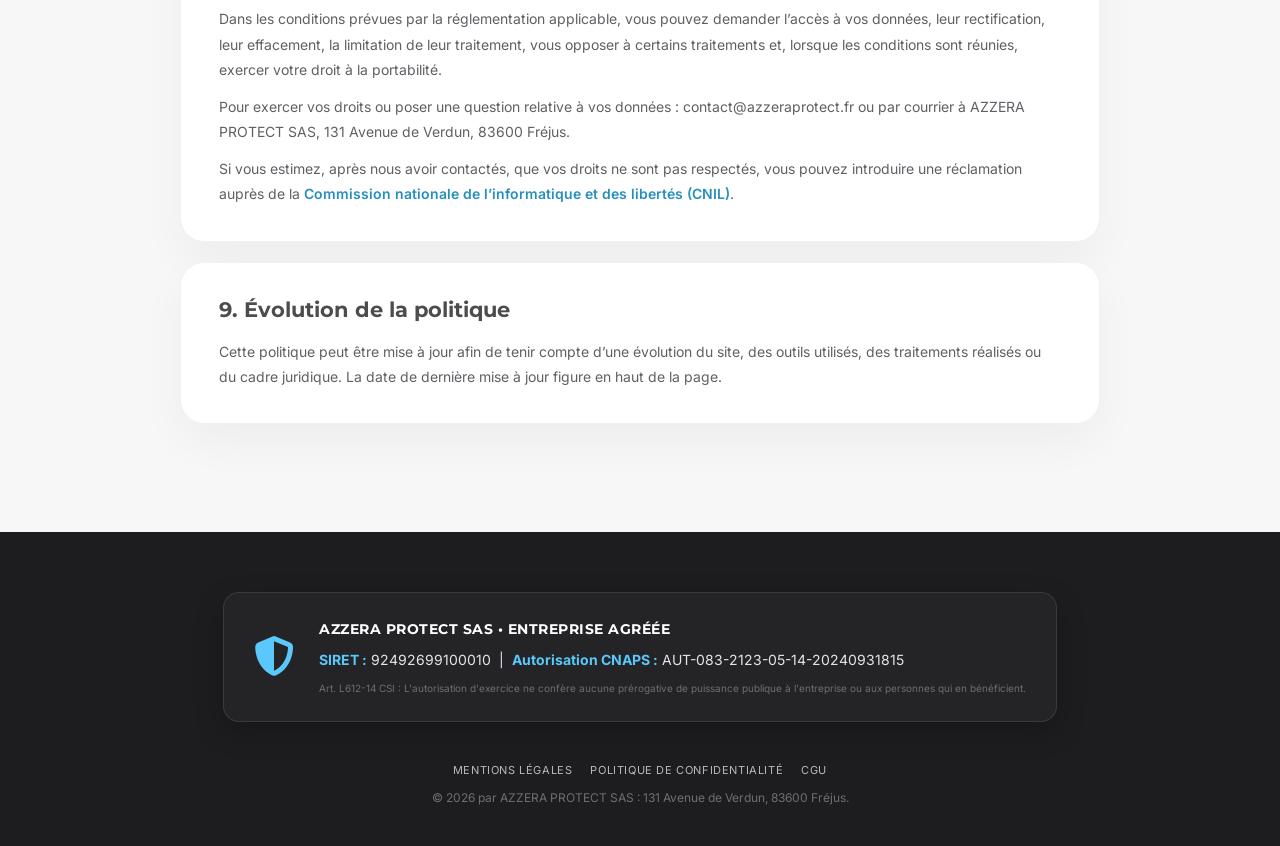
<file: politique-confidentialite.html>
<!DOCTYPE html>
<html lang="fr">
<head>
    <meta charset="UTF-8">
    <meta name="format-detection" content="telephone=no">
    <meta name="viewport" content="width=device-width, initial-scale=1.0">
    <title>Politique de confidentialité | Azzera Protect</title>
    <meta name="description" content="Politique de confidentialité du site Azzera Protect : données collectées, finalités, prestataires et droits RGPD.">
    <meta name="author" content="Azzera Protect">
    <meta name="robots" content="index, follow">
    <meta name="theme-color" content="#4c4c4c">
    <link rel="canonical" href="https://azzeraprotect.fr/politique-confidentialite.html">
    <meta property="og:locale" content="fr_FR">
    <meta property="og:type" content="website">
    <meta property="og:site_name" content="Azzera Protect">
    <meta property="og:title" content="Politique de confidentialité | Azzera Protect">
    <meta property="og:description" content="Politique de confidentialité du site Azzera Protect : données collectées, finalités, prestataires et droits RGPD.">
    <meta property="og:url" content="https://azzeraprotect.fr/politique-confidentialite.html">
    <meta property="og:image" content="https://azzeraprotect.fr/img/logo-protect.png">
    <meta name="twitter:card" content="summary">
    <meta name="twitter:title" content="Politique de confidentialité | Azzera Protect">
    <meta name="twitter:description" content="Politique de confidentialité du site Azzera Protect : données collectées, finalités, prestataires et droits RGPD.">

    <link rel="icon" type="image/png" href="img/favicon.png">
    <link rel="apple-touch-icon" href="img/favicon.png">
    <link rel="shortcut icon" href="img/favicon.png">
    <link rel="preconnect" href="https://fonts.googleapis.com">
    <link rel="preconnect" href="https://fonts.gstatic.com" crossorigin>
    <link href="https://fonts.googleapis.com/css2?family=Inter:wght@300;400;500;600&family=Montserrat:wght@700;800;900&display=swap" rel="stylesheet">
    <link rel="stylesheet" href="https://cdnjs.cloudflare.com/ajax/libs/font-awesome/6.4.0/css/all.min.css">
    <link rel="stylesheet" href="css/style.css">

    <style>
        .legal-hero{background:var(--azzera-gray);color:#fff;padding:72px 0 62px;text-align:center}
        .legal-hero .eyebrow{display:inline-block;color:var(--blue-protect);font-size:12px;font-weight:800;letter-spacing:2px;text-transform:uppercase;margin-bottom:12px}
        .legal-hero h2{font-family:var(--font-titles);font-size:clamp(32px,5vw,54px);line-height:1.05;letter-spacing:-1.5px;margin:0 0 16px}
        .legal-hero p{max-width:780px;margin:0 auto;color:rgba(255,255,255,.78);font-size:15px}
        .legal-main{background:#f7f7f8;padding:64px 0 88px}
        .legal-layout{max-width:980px;margin:0 auto}
        .legal-meta{display:flex;gap:12px;flex-wrap:wrap;justify-content:center;margin-bottom:28px}
        .legal-pill{background:#fff;border:1px solid rgba(0,0,0,.06);border-radius:999px;padding:9px 14px;font-size:12px;color:var(--apple-gray);box-shadow:0 8px 22px rgba(0,0,0,.035)}
        .legal-card{background:#fff;border:1px solid rgba(0,0,0,.055);border-radius:24px;padding:34px 38px;margin-bottom:20px;box-shadow:0 18px 45px rgba(0,0,0,.045)}
        .legal-card h3{font-family:var(--font-titles);font-size:21px;line-height:1.25;color:var(--apple-black);margin:0 0 16px}
        .legal-card h4{font-size:15px;color:var(--apple-black);margin:22px 0 8px}
        .legal-card p,.legal-card li{font-size:14px;color:#5f6065;line-height:1.8}
        .legal-card p+p{margin-top:12px}
        .legal-card ul{padding-left:20px;margin:10px 0}
        .legal-card a{color:#278fbd;text-decoration:none;font-weight:600}
        .legal-card a:hover{text-decoration:underline}
        .legal-highlight{border-left:4px solid var(--blue-protect);background:#f5fbfe;padding:18px 20px;border-radius:12px;margin:16px 0;color:#4c4c4c;font-size:13px;line-height:1.75}
        .legal-grid{display:grid;grid-template-columns:1fr 1fr;gap:16px}
        .legal-info{background:#fafafa;border-radius:16px;padding:18px 20px;border:1px solid rgba(0,0,0,.04)}
        .legal-info strong{display:block;font-size:11px;letter-spacing:1px;text-transform:uppercase;color:var(--apple-gray);margin-bottom:5px}
        .legal-info span,.legal-info a{font-size:14px;color:#4c4c4c;word-break:break-word}
        .legal-footer-links{display:flex;justify-content:center;gap:18px;flex-wrap:wrap;margin:16px 0 8px}
        .legal-footer-links a{color:#b8b8bd;text-decoration:none;font-size:11px;text-transform:uppercase;letter-spacing:.6px}
        .legal-footer-links a:hover{color:var(--blue-protect)}
        @media (max-width:760px){.legal-grid{grid-template-columns:1fr}.legal-card{padding:26px 22px}.legal-hero{padding:54px 0 48px}.legal-main{padding:42px 0 64px}}
    </style>


    <style>
        /* Liens légaux — finition premium sur toutes les pages */
        .legal-compliance .footer-links,
        .legal-links-pills {
            display: flex;
            justify-content: center;
            align-items: center;
            flex-wrap: wrap;
            gap: 12px;
            margin: 0 auto 34px;
        }

        .legal-compliance .footer-links a,
        .legal-links-pills a {
            display: inline-flex !important;
            align-items: center !important;
            justify-content: center !important;
            min-height: 44px;
            padding: 11px 20px !important;
            border: 1px solid rgba(255, 255, 255, 0.14) !important;
            border-radius: 999px !important;
            background: rgba(255, 255, 255, 0.055) !important;
            color: rgba(255, 255, 255, 0.86) !important;
            font-size: 13px !important;
            font-weight: 600 !important;
            letter-spacing: 0.15px !important;
            text-transform: none !important;
            text-decoration: none !important;
            box-shadow: 0 8px 24px rgba(0, 0, 0, 0.16) !important;
            -webkit-backdrop-filter: blur(12px);
            backdrop-filter: blur(12px);
            transition: transform .22s ease, border-color .22s ease,
                        background .22s ease, color .22s ease,
                        box-shadow .22s ease;
        }

        .legal-compliance .footer-links a:hover,
        .legal-links-pills a:hover {
            transform: translateY(-2px);
            border-color: rgba(90, 200, 250, 0.48) !important;
            background: rgba(90, 200, 250, 0.10) !important;
            color: #ffffff !important;
            box-shadow: 0 12px 28px rgba(0, 0, 0, 0.24),
                        0 0 0 1px rgba(90, 200, 250, 0.06) !important;
        }

        .legal-compliance .footer-links a:focus-visible,
        .legal-links-pills a:focus-visible {
            outline: 2px solid var(--blue-protect);
            outline-offset: 3px;
        }

        @media (max-width: 640px) {
            .legal-compliance .footer-links,
            .legal-links-pills {
                gap: 9px;
                margin-bottom: 28px;
            }

            .legal-compliance .footer-links a,
            .legal-links-pills a {
                width: 100%;
                max-width: 330px;
                padding: 11px 16px !important;
            }
        }
    </style>

</head>
<body>

    <nav class="topbar-corporate">
        <ul class="topbar-links">
            <li><a href="https://azzerainvest.fr">AZZERA INVEST</a></li>
            <li><a href="index.html" class="active">AZZERA PROTECT</a></li>
            <li><a href="https://azzeraservices.fr">AZZERA SERVICES+</a></li>
            <li><a href="https://azzera-academy.fr">AZZERA ACADEMY</a></li>
        </ul>
    </nav>
    <header class="main-header">
        <div class="container header-flex">
            <a class="logo" href="index.html" style="text-decoration:none;color:inherit;">
                <img src="img/logo-protect.png" alt="Logo Azzera Protect" class="header-logo">
                <h1>AZZERA <span>PROTECT</span></h1>
            </a>
            <nav class="main-nav">
                <ul>
                    <li><a href="services.html">Nos Services</a></li>
                    <li><a href="partenaires.html">Nos Partenaires</a></li>
                    <li><a href="equipe.html">L'Équipe</a></li>
                    <li><a href="contact.html" class="btn-contact-nav">Contact</a></li>
                </ul>
            </nav>
        </div>
    </header>

    <main>
        <section class="legal-hero">
            <div class="container">
                <span class="eyebrow">Données personnelles</span>
                <h2>Politique de confidentialité</h2>
                <p>Cette page explique quelles données sont traitées lors de votre navigation ou lorsque vous contactez Azzera Protect.</p>
            </div>
        </section>
        <section class="legal-main">
            <div class="container legal-layout">
                <div class="legal-meta">
                    <span class="legal-pill"><i class="fa-regular fa-calendar"></i>&nbsp; Mise à jour : 18 septembre 2026</span>
                    <span class="legal-pill"><i class="fa-solid fa-shield-halved"></i>&nbsp; AZZERA PROTECT SAS</span>
                </div>

                <section class="legal-card">
                    <h3>1. Responsable du traitement</h3>
                    <p>Le responsable du traitement des données collectées via le site <strong>azzeraprotect.fr</strong> est <strong>AZZERA PROTECT SAS</strong>, représentée par son Président, <strong>Yannice LIBAULT</strong>.</p>
                    <p>Siège : 131 Avenue de Verdun, 83600 Fréjus, France<br>
                    Courriel : <a href="mailto:contact@azzeraprotect.fr">contact@azzeraprotect.fr</a><br>
                    Téléphone : <a href="tel:0465840898">04 65 84 08 98</a></p>
                </section>

                <section class="legal-card">
                    <h3>2. Données collectées sur le site</h3>
                    <p>Le site actuel est un site vitrine : il ne propose ni création de compte utilisateur ni paiement en ligne.</p>
                    <p>Lorsque vous utilisez le formulaire de contact, les données suivantes peuvent être collectées :</p>
                    <ul>
                        <li>nom complet ;</li>
                        <li>adresse électronique ;</li>
                        <li>type de service ou objet de la demande ;</li>
                        <li>contenu du message et toute information que vous choisissez volontairement d’y inclure.</li>
                    </ul>
                    <p>Lorsque vous consultez le site, des données techniques peuvent également être traitées par l’hébergeur ou les prestataires techniques, telles que l’adresse IP, le type de navigateur, la date et l’heure de connexion et certaines informations nécessaires à la sécurité du service.</p>
                    <div class="legal-highlight"><strong>Conseil :</strong> n’indiquez pas dans le formulaire des informations sensibles ou confidentielles qui ne seraient pas nécessaires au traitement de votre demande.</div>
                </section>

                <section class="legal-card">
                    <h3>3. Finalités et bases légales</h3>
                    <p>Les données sont traitées pour les finalités suivantes :</p>
                    <ul>
                        <li><strong>répondre aux demandes de contact, d’information ou de devis</strong> : exécution de mesures précontractuelles prises à votre demande lorsque votre message porte sur une prestation ;</li>
                        <li><strong>assurer le suivi des échanges et des demandes</strong> : intérêt légitime d’AZZERA PROTECT à organiser et sécuriser sa relation avec ses interlocuteurs ;</li>
                        <li><strong>assurer la sécurité et le fonctionnement technique du site</strong> : intérêt légitime de l’éditeur et de ses prestataires à prévenir les abus, incidents et usages malveillants ;</li>
                        <li><strong>respecter les obligations légales applicables</strong>, lorsque la conservation ou la transmission d’une information est imposée par un texte.</li>
                    </ul>
                    <p>Le formulaire du site n’est pas utilisé, dans sa version actuelle, pour créer un compte, réaliser un paiement en ligne ou afficher de la publicité personnalisée.</p>
                </section>

                <section class="legal-card">
                    <h3>4. Destinataires et prestataires</h3>
                    <p>Les données sont accessibles uniquement aux personnes habilitées chez AZZERA PROTECT qui ont besoin d’en connaître pour traiter la demande, ainsi qu’aux prestataires techniques strictement nécessaires au fonctionnement du site.</p>
                    <h4>Web3Forms — formulaire de contact</h4>
                    <p>Le formulaire de contact est transmis au moyen du service <strong>Web3Forms</strong>. Pour les formulaires créés par ses clients, Web3Forms indique agir comme sous-traitant du responsable du traitement. Le prestataire peut s’appuyer notamment sur des infrastructures AWS, Cloudflare et Hetzner et sur des mécanismes de prévention du spam.</p>
                    <p>Web3Forms indique que les soumissions de formulaires peuvent être conservées jusqu’à trois ans au maximum, sauf durée plus courte applicable ou suppression anticipée.</p>
                    <h4>GitHub Pages — hébergement</h4>
                    <p>Le site est hébergé via GitHub Pages. GitHub indique que l’adresse IP des visiteurs d’un site GitHub Pages est journalisée et conservée à des fins de sécurité.</p>
                </section>

                <section class="legal-card">
                    <h3>5. Durée de conservation</h3>
                    <p>Les données de contact sont conservées pendant le temps nécessaire au traitement de la demande et au suivi des échanges. Lorsqu’une demande ne débouche pas sur une relation contractuelle, les données de prospect ne sont pas destinées à être conservées au-delà de trois ans à compter de leur collecte ou du dernier contact émanant de la personne.</p>
                    <p>Lorsqu’une demande conduit à une relation contractuelle, certaines données peuvent être conservées plus longtemps afin de gérer le contrat et de respecter les obligations légales, comptables ou de preuve applicables.</p>
                    <p>Les durées appliquées par les prestataires techniques peuvent différer selon leurs propres obligations et leurs paramètres de service ; Web3Forms annonce notamment une conservation maximale de trois ans pour les soumissions de formulaires, sauf suppression plus précoce.</p>
                </section>

                <section class="legal-card">
                    <h3>6. Transferts hors de l’Espace économique européen</h3>
                    <p>Certains prestataires techniques utilisés par le site peuvent traiter des données depuis des pays situés hors de l’Espace économique européen. Web3Forms indique recourir, lorsque nécessaire, aux garanties appropriées prévues pour les transferts internationaux, notamment aux clauses contractuelles types.</p>
                    <p>GitHub fournit également ses services au moyen d’entités et d’infrastructures internationales. Pour plus d’informations, vous pouvez consulter les politiques de confidentialité respectives de ces prestataires.</p>
                </section>

                <section class="legal-card">
                    <h3>7. Cookies et traceurs</h3>
                    <p>La version actuelle du site ne comporte pas de dispositif identifié de publicité comportementale ni d’outil d’analytics publicitaire installé par AZZERA PROTECT.</p>
                    <p>Des services tiers nécessaires à l’affichage ou au fonctionnement du site peuvent néanmoins recevoir des données techniques de connexion lors du chargement de leurs ressources. Si des traceurs non strictement nécessaires nécessitant un consentement étaient ajoutés ultérieurement, un mécanisme d’information et de recueil du consentement devrait être mis en place avant leur dépôt.</p>
                </section>

                <section class="legal-card">
                    <h3>8. Vos droits</h3>
                    <p>Dans les conditions prévues par la réglementation applicable, vous pouvez demander l’accès à vos données, leur rectification, leur effacement, la limitation de leur traitement, vous opposer à certains traitements et, lorsque les conditions sont réunies, exercer votre droit à la portabilité.</p>
                    <p>Pour exercer vos droits ou poser une question relative à vos données : <a href="mailto:contact@azzeraprotect.fr">contact@azzeraprotect.fr</a> ou par courrier à AZZERA PROTECT SAS, 131 Avenue de Verdun, 83600 Fréjus.</p>
                    <p>Si vous estimez, après nous avoir contactés, que vos droits ne sont pas respectés, vous pouvez introduire une réclamation auprès de la <a href="https://www.cnil.fr/" target="_blank" rel="noopener noreferrer">Commission nationale de l’informatique et des libertés (CNIL)</a>.</p>
                </section>

                <section class="legal-card">
                    <h3>9. Évolution de la politique</h3>
                    <p>Cette politique peut être mise à jour afin de tenir compte d’une évolution du site, des outils utilisés, des traitements réalisés ou du cadre juridique. La date de dernière mise à jour figure en haut de la page.</p>
                </section>

            </div>
        </section>
    </main>

    <footer class="legal-compliance">
        <div class="official-badge-container">
            <div class="official-badge">
                <div class="badge-icon"><i class="fas fa-shield-halved"></i></div>
                <div class="badge-content">
                    <p class="badge-title">AZZERA PROTECT SAS • Entreprise Agréée</p>
                    <p class="badge-numbers"><strong>SIRET :</strong> 92492699100010 &nbsp;|&nbsp; <strong>Autorisation CNAPS :</strong> AUT-083-2123-05-14-20240931815</p>
                    <p class="small-text">Art. L612-14 CSI : L'autorisation d'exercice ne confère aucune prérogative de puissance publique à l'entreprise ou aux personnes qui en bénéficient.</p>
                </div>
            </div>
        </div>
        <div class="legal-footer-links">
            <a href="mentions-legales.html">Mentions légales</a>
            <a href="politique-confidentialite.html">Politique de confidentialité</a>
            <a href="cgu.html">CGU</a>
        </div>
        <div class="compliance-inner"><p>&copy; 2026 par AZZERA PROTECT SAS : 131 Avenue de Verdun, 83600 Fréjus.</p></div>
    </footer>

</body>
</html>
</file>
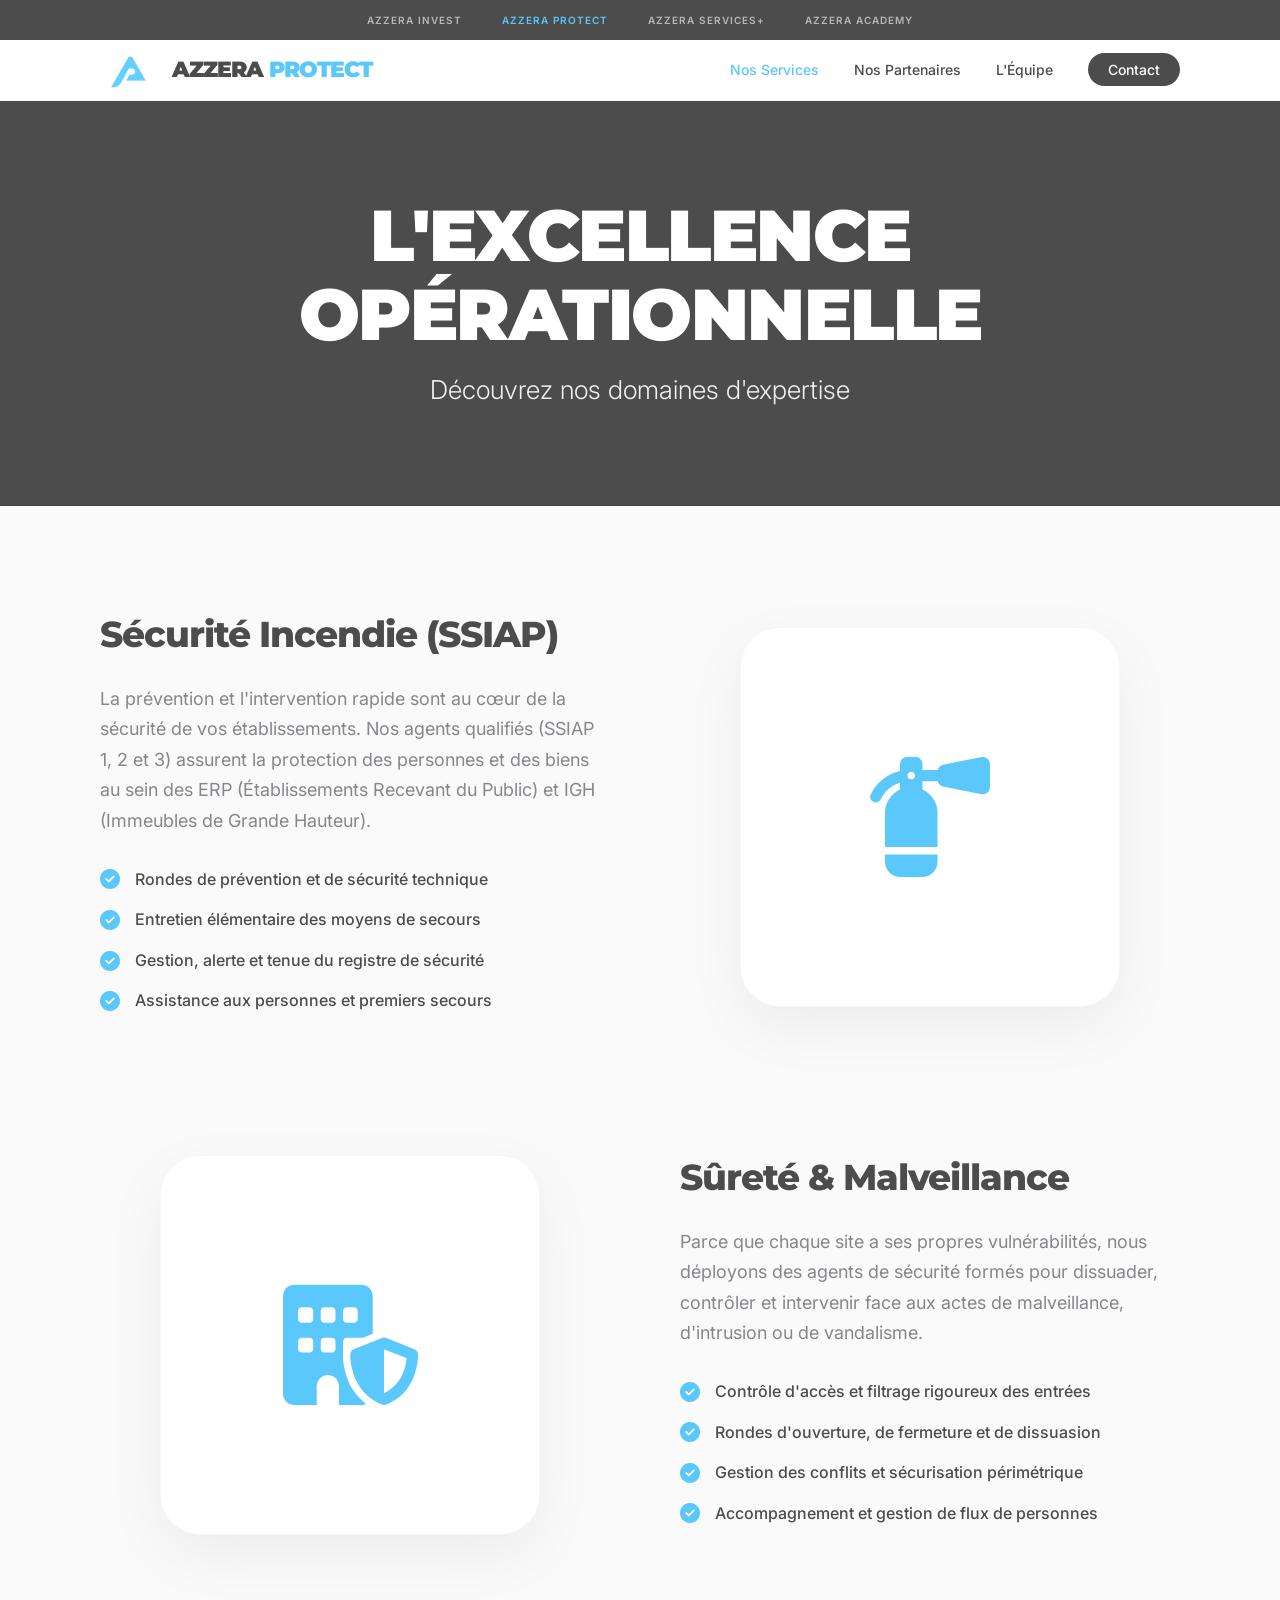
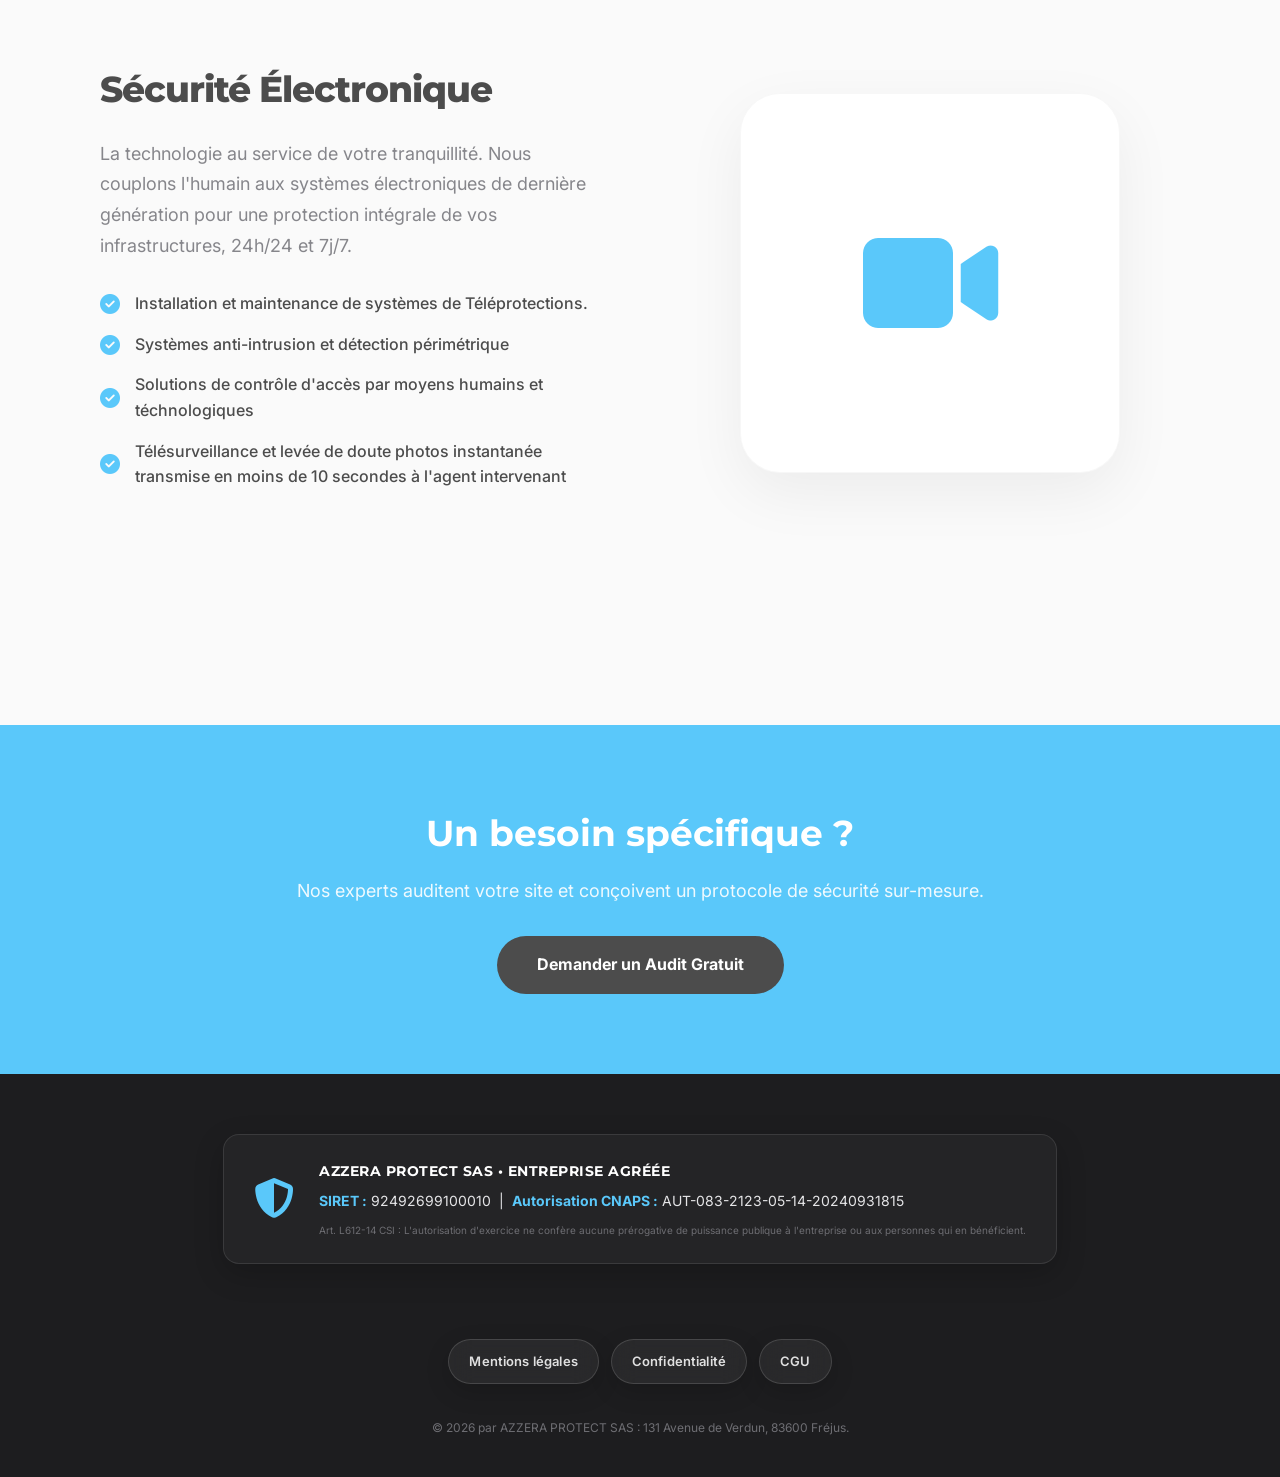
<file: services.html>
<!DOCTYPE html>
<html lang="fr">
<head>
    <meta charset="UTF-8">
    <meta name="format-detection" content="telephone=no">
    <meta name="viewport" content="width=device-width, initial-scale=1.0">
    <title>Sécurité privée, gardiennage & SSIAP à Fréjus | Azzera Protect</title>
    <meta name="description" content="Découvrez les services d’Azzera Protect à Fréjus : gardiennage, surveillance humaine, sécurité électronique, SSIAP et protection rapprochée.">
    <meta name="author" content="Azzera Protect">
    <meta name="robots" content="index, follow, max-image-preview:large, max-snippet:-1, max-video-preview:-1">
    <meta name="theme-color" content="#0a0e13">
    <link rel="canonical" href="https://azzeraprotect.fr/services.html">

    <meta property="og:locale" content="fr_FR">
    <meta property="og:type" content="website">
    <meta property="og:site_name" content="Azzera Protect">
    <meta property="og:title" content="Services de sécurité privée | Azzera Protect">
    <meta property="og:description" content="Surveillance humaine, gardiennage, sécurité électronique, SSIAP et protection rapprochée à Fréjus.">
    <meta property="og:url" content="https://azzeraprotect.fr/services.html">
    <meta property="og:image" content="https://azzeraprotect.fr/img/logo-protect.png">
    <meta property="og:image:alt" content="Logo Azzera Protect">

    <meta name="twitter:card" content="summary_large_image">
    <meta name="twitter:title" content="Services de sécurité privée | Azzera Protect">
    <meta name="twitter:description" content="Surveillance humaine, gardiennage, sécurité électronique, SSIAP et protection rapprochée à Fréjus.">
    <meta name="twitter:image" content="https://azzeraprotect.fr/img/logo-protect.png">

    <link rel="icon" type="image/png" href="img/favicon.png">
    <link rel="apple-touch-icon" href="img/favicon.png">
    <link rel="shortcut icon" href="img/favicon.png">

    <link rel="preconnect" href="https://fonts.googleapis.com">
    <link rel="preconnect" href="https://fonts.gstatic.com" crossorigin>
    <link href="https://fonts.googleapis.com/css2?family=Inter:wght@300;400;500;600&family=Montserrat:wght@700;800;900&display=swap" rel="stylesheet">
    <link rel="stylesheet" href="https://cdnjs.cloudflare.com/ajax/libs/font-awesome/6.4.0/css/all.min.css">
    <link rel="stylesheet" href="css/style.css">

    <script type="application/ld+json">
{
  "@context": "https://schema.org",
  "@graph": [
    {
      "@type": "CollectionPage",
      "@id": "https://azzeraprotect.fr/services.html#webpage",
      "url": "https://azzeraprotect.fr/services.html",
      "name": "Sécurité privée, gardiennage & SSIAP à Fréjus | Azzera Protect",
      "description": "Découvrez les services d’Azzera Protect à Fréjus : gardiennage, surveillance humaine, sécurité électronique, SSIAP et protection rapprochée.",
      "inLanguage": "fr-FR",
      "about": {
        "@id": "https://azzeraprotect.fr/#business"
      },
      "isPartOf": {
        "@id": "https://azzeraprotect.fr/#website"
      }
    },
    {
      "@type": "ItemList",
      "name": "Services de sécurité Azzera Protect",
      "itemListElement": [
        {
          "@type": "ListItem",
          "position": 1,
          "item": {
            "@type": "Service",
            "name": "Surveillance humaine",
            "provider": {
              "@id": "https://azzeraprotect.fr/#business"
            }
          }
        },
        {
          "@type": "ListItem",
          "position": 2,
          "item": {
            "@type": "Service",
            "name": "Sécurité électronique",
            "provider": {
              "@id": "https://azzeraprotect.fr/#business"
            }
          }
        },
        {
          "@type": "ListItem",
          "position": 3,
          "item": {
            "@type": "Service",
            "name": "Sécurité incendie (SSIAP)",
            "provider": {
              "@id": "https://azzeraprotect.fr/#business"
            }
          }
        },
        {
          "@type": "ListItem",
          "position": 4,
          "item": {
            "@type": "Service",
            "name": "Protection rapprochée",
            "provider": {
              "@id": "https://azzeraprotect.fr/#business"
            }
          }
        }
      ]
    }
  ]
}
    </script>

    <style>
        /* Liens légaux — finition premium sur toutes les pages */
        .legal-compliance .footer-links,
        .legal-links-pills {
            display: flex;
            justify-content: center;
            align-items: center;
            flex-wrap: wrap;
            gap: 12px;
            margin: 0 auto 34px;
        }

        .legal-compliance .footer-links a,
        .legal-links-pills a {
            display: inline-flex !important;
            align-items: center !important;
            justify-content: center !important;
            min-height: 44px;
            padding: 11px 20px !important;
            border: 1px solid rgba(255, 255, 255, 0.14) !important;
            border-radius: 999px !important;
            background: rgba(255, 255, 255, 0.055) !important;
            color: rgba(255, 255, 255, 0.86) !important;
            font-size: 13px !important;
            font-weight: 600 !important;
            letter-spacing: 0.15px !important;
            text-transform: none !important;
            text-decoration: none !important;
            box-shadow: 0 8px 24px rgba(0, 0, 0, 0.16) !important;
            -webkit-backdrop-filter: blur(12px);
            backdrop-filter: blur(12px);
            transition: transform .22s ease, border-color .22s ease,
                        background .22s ease, color .22s ease,
                        box-shadow .22s ease;
        }

        .legal-compliance .footer-links a:hover,
        .legal-links-pills a:hover {
            transform: translateY(-2px);
            border-color: rgba(90, 200, 250, 0.48) !important;
            background: rgba(90, 200, 250, 0.10) !important;
            color: #ffffff !important;
            box-shadow: 0 12px 28px rgba(0, 0, 0, 0.24),
                        0 0 0 1px rgba(90, 200, 250, 0.06) !important;
        }

        .legal-compliance .footer-links a:focus-visible,
        .legal-links-pills a:focus-visible {
            outline: 2px solid var(--blue-protect);
            outline-offset: 3px;
        }

        @media (max-width: 640px) {
            .legal-compliance .footer-links,
            .legal-links-pills {
                gap: 9px;
                margin-bottom: 28px;
            }

            .legal-compliance .footer-links a,
            .legal-links-pills a {
                width: 100%;
                max-width: 330px;
                padding: 11px 16px !important;
            }
        }
    </style>

</head>
<body>

    <nav class="topbar-corporate">
        <ul class="topbar-links">
            <li><a href="https://azzerainvest.fr">AZZERA INVEST</a></li>
            <li><a href="index.html" class="active">AZZERA PROTECT</a></li>
            <li><a href="https://azzeraservices.fr">AZZERA SERVICES+</a></li>
            <li><a href="https://azzera-academy.fr">AZZERA ACADEMY</a></li>
        </ul>
    </nav>

    <header class="main-header">
        <div class="container header-flex">
            <div class="logo">
                <a href="index.html" style="text-decoration: none; display: flex; align-items: center; gap: 12px;">
                    <img src="img/logo-protect.png" alt="Logo Azzera Protect" class="header-logo">
                    <h1 style="color: var(--apple-black); margin: 0;">AZZERA <span style="color: var(--blue-protect);">PROTECT</span></h1>
                </a>
            </div>
            <nav class="main-nav">
                <ul>
                    <li><a href="services.html" class="active">Nos Services</a></li>
                    <li><a href="partenaires.html">Nos Partenaires</a></li>
                    <li><a href="equipe.html">L'Équipe</a></li>
                    <li><a href="contact.html" class="btn-contact-nav">Contact</a></li>
                </ul>
            </nav>
        </div>
    </header>

    <section class="internal-hero">
        <div class="container text-center">
            <h2 class="hero-title fade-in-up">L'EXCELLENCE OPÉRATIONNELLE</h2>
            <p class="hero-subtitle fade-in-up delay-1">Découvrez nos domaines d'expertise</p>
        </div>
    </section>

    <section class="detailed-services">
        <div class="container">

            <div class="service-row fade-in-up">
                <div class="service-text">
                    <h3>Sécurité Incendie (SSIAP)</h3>
                    <p>La prévention et l'intervention rapide sont au cœur de la sécurité de vos établissements. Nos agents qualifiés (SSIAP 1, 2 et 3) assurent la protection des personnes et des biens au sein des ERP (Établissements Recevant du Public) et IGH (Immeubles de Grande Hauteur).</p>
                    <ul class="service-list">
                        <li><i class="fas fa-check-circle"></i> Rondes de prévention et de sécurité technique</li>
                        <li><i class="fas fa-check-circle"></i> Entretien élémentaire des moyens de secours</li>
                        <li><i class="fas fa-check-circle"></i> Gestion, alerte et tenue du registre de sécurité</li>
                        <li><i class="fas fa-check-circle"></i> Assistance aux personnes et premiers secours</li>
                    </ul>
                </div>
                <div class="service-visual">
                    <div class="visual-glass">
                        <i class="fas fa-fire-extinguisher"></i>
                    </div>
                </div>
            </div>

            <div class="service-row reverse fade-in-up">
                <div class="service-text">
                    <h3>Sûreté & Malveillance</h3>
                    <p>Parce que chaque site a ses propres vulnérabilités, nous déployons des agents de sécurité formés pour dissuader, contrôler et intervenir face aux actes de malveillance, d'intrusion ou de vandalisme.</p>
                    <ul class="service-list">
                        <li><i class="fas fa-check-circle"></i> Contrôle d'accès et filtrage rigoureux des entrées</li>
                        <li><i class="fas fa-check-circle"></i> Rondes d'ouverture, de fermeture et de dissuasion</li>
                        <li><i class="fas fa-check-circle"></i> Gestion des conflits et sécurisation périmétrique</li>
                        <li><i class="fas fa-check-circle"></i> Accompagnement et gestion de flux de personnes</li>
                    </ul>
                </div>
                <div class="service-visual">
                    <div class="visual-glass">
                        <i class="fas fa-building-shield"></i>
                    </div>
                </div>
            </div>

            <div class="service-row fade-in-up">
                <div class="service-text">
                    <h3>Sécurité Électronique</h3>
                    <p>La technologie au service de votre tranquillité. Nous couplons l'humain aux systèmes électroniques de dernière génération pour une protection intégrale de vos infrastructures, 24h/24 et 7j/7.</p>
                    <ul class="service-list">
                        <li><i class="fas fa-check-circle"></i> Installation et maintenance de systèmes de Téléprotections.</li>
                        <li><i class="fas fa-check-circle"></i> Systèmes anti-intrusion et détection périmétrique</li>
                        <li><i class="fas fa-check-circle"></i> Solutions de contrôle d'accès par moyens humains et téchnologiques</li>
                        <li><i class="fas fa-check-circle"></i> Télésurveillance et levée de doute photos instantanée transmise en moins de 10 secondes à l'agent intervenant</li>
                    </ul>
                </div>
                <div class="service-visual">
                    <div class="visual-glass">
                        <i class="fas fa-video"></i>
                    </div>
                </div>
            </div>

        </div>
    </section>

    <section class="cta-banner fade-in-up">
        <div class="container text-center">
            <h2>Un besoin spécifique ?</h2>
            <p>Nos experts auditent votre site et conçoivent un protocole de sécurité sur-mesure.</p>
            <a href="contact.html" class="btn-primary">Demander un Audit Gratuit</a>
        </div>
    </section>

      <footer class="legal-compliance">
     <div class="official-badge-container">
                <div class="official-badge fade-in-up">
                    <div class="badge-icon">
                        <i class="fas fa-shield-halved"></i>
                    </div>
                    <div class="badge-content">
                        <p class="badge-title">AZZERA PROTECT SAS • Entreprise Agréée</p>
                        <p class="badge-numbers"><strong>SIRET :</strong> 92492699100010 &nbsp;|&nbsp; <strong>Autorisation CNAPS :</strong> AUT-083-2123-05-14-20240931815</p>
                        <p class="small-text">Art. L612-14 CSI : L'autorisation d'exercice ne confère aucune prérogative de puissance publique à l'entreprise ou aux personnes qui en bénéficient.</p>
                    </div>
            </div>
        </div>
        </section>
        <br><div class="footer-links legal-links-pills" style="margin-top: 10px;">
            <a href="mentions-legales.html">Mentions légales</a>
            <a href="politique-confidentialite.html">Confidentialité</a>
            <a href="cgu.html">CGU</a>
        </div>
    <div class="compliance-inner">
                <p>&copy; 2026 par AZZERA PROTECT SAS : 131 Avenue de Verdun, 83600 Fréjus.</p>
            </div>
        </section>
</footer>

</body>
</html>
</file>
<file: css/style.css>
/* --- VARIABLES ET BASES --- */
:root {
    --blue-protect: #5AC8FA;
    --azzera-gray: #4c4c4c; 
    --apple-black: #4c4c4c; 
    --navy-black: #4c4c4c;  
    --apple-gray: #86868b;
    --apple-bg-light: #fafafa;
    --white: #ffffff;
    --font-main: 'Inter', -apple-system, sans-serif;
    --font-titles: 'Montserrat', sans-serif;
    --transition-fast: all 0.2s cubic-bezier(0.4, 0, 0.2, 1);
    --transition-mid: all 0.4s cubic-bezier(0.4, 0, 0.2, 1);
    --transition-slow: all 0.8s cubic-bezier(0.4, 0, 0.2, 1);
}

* {
    margin: 0;
    padding: 0;
    box-sizing: border-box;
}

html {
    scroll-behavior: smooth;
    overflow-x: clip;
}

body {
    font-family: var(--font-main);
    color: var(--apple-black);
    background-color: var(--white);
    line-height: 1.6;
    -webkit-font-smoothing: antialiased;
    overflow-x: clip;
}

.container {
    max-width: 1140px;
    margin: 0 auto;
    padding: 0 30px;
}

.text-center {
    text-align: center;
}

section {
    scroll-margin-top: 90px;
    position: relative;
}

/* --- TYPOGRAPHIES & TITRES MODERNES --- */
.modern-heading {
    text-align: center;
    margin-bottom: 60px;
}

.heading-subtitle {
    display: block;
    font-size: 13px;
    font-weight: 700;
    text-transform: uppercase;
    letter-spacing: 2px;
    color: var(--blue-protect);
    margin-bottom: 8px;
}

.section-heading, .section-title {
    font-family: var(--font-titles);
    font-size: clamp(28px, 4vw, 38px);
    font-weight: 800;
    color: var(--apple-black);
    letter-spacing: -0.5px;
    margin-bottom: 0;
}

/* --- ANIMATIONS --- */
@keyframes fadeInUp {
    from { opacity: 0; transform: translateY(20px); }
    to { opacity: 1; transform: translateY(0); }
}

.fade-in-up {
    opacity: 0;
    animation: fadeInUp 0.8s cubic-bezier(0.4, 0, 0.2, 1) forwards;
}

.delay-1 { animation-delay: 0.2s; }
.delay-2 { animation-delay: 0.4s; }
.delay-3 { animation-delay: 0.6s; }

/* --- NAVIGATION CORPORATE --- */
.topbar-corporate {
    background: var(--azzera-gray); 
    padding: 12px 0;
    font-size: 10px;
    font-weight: 600;
    letter-spacing: 1px;
}

.topbar-flex {
    display: flex;
    justify-content: center;
}

.topbar-links {
    display: flex;
    justify-content: center;
    list-style: none;
    gap: 40px;
}

.topbar-links a {
    color: rgba(255, 255, 255, 0.6);
    text-decoration: none;
    transition: var(--transition-mid);
}

.topbar-links a:hover, .topbar-links a.active {
    color: var(--blue-protect);
}

/* --- HEADER PRINCIPAL --- */
.main-header {
    background: rgba(255, 255, 255, 0.7);
    backdrop-filter: blur(20px);
    position: -webkit-sticky;
    position: sticky;
    top: 0;
    z-index: 1000;
    border-bottom: 1px solid rgba(0,0,0,0.02);
}

.header-flex {
    height: 60px;
    display: flex;
    justify-content: space-between;
    align-items: center;
}

.logo {
    display: flex;
    align-items: center;
    gap: 12px;
}

.header-logo {
    max-height: 60px;
    width: auto;
    object-fit: contain;
}

.logo h1 {
    font-family: var(--font-titles);
    font-weight: 900;
    font-size: 22px;
    letter-spacing: -1px;
}

.logo span {
    color: var(--blue-protect);
}

.main-nav ul {
    display: flex;
    list-style: none;
    gap: 35px;
    align-items: center;
}

.main-nav a {
    text-decoration: none;
    color: var(--apple-black);
    font-size: 14px;
    font-weight: 500;
    transition: var(--transition-mid);
}

.main-nav a:hover, .main-nav a.active {
    color: var(--blue-protect);
}

.btn-contact-nav {
    background: var(--apple-black);
    color: white !important;
    padding: 8px 20px;
    border-radius: 20px;
}

/* --- HERO SECTIONS --- */
.hero-section {
    height: 95vh; 
    background-color: var(--azzera-gray); 
    display: flex;
    align-items: center;
    justify-content: center;
    color: var(--white);
    text-align: center;
}

.internal-hero {
    height: 45vh;
    background: var(--azzera-gray); 
    display: flex;
    align-items: center;
    justify-content: center;
    color: var(--white);
    border-bottom: 1px solid rgba(0,0,0,0.1);
}

.hero-video-wrapper {
    position: absolute;
    top: 0;
    left: 0;
    width: 100%;
    height: 100%;
    overflow: hidden;
    z-index: 1;
}

.hero-video-wrapper video {
    min-width: 100%;
    min-height: 100%;
    width: auto;
    height: auto;
    position: absolute;
    top: 50%;
    left: 50%;
    transform: translate(-50%, -50%);
    object-fit: cover;
}

.hero-overlay {
    position: absolute;
    top: 0;
    left: 0;
    width: 100%;
    height: 100%;
    background: rgba(76, 76, 76, 0.6); 
    z-index: 2;
}

.hero-content {
    position: relative;
    z-index: 3;
}

.hero-title {
    font-family: var(--font-titles);
    font-size: clamp(40px, 8vw, 72px);
    font-weight: 900;
    line-height: 1.1;
    margin-bottom: 15px;
    letter-spacing: -1.5px;
}

.hero-subtitle {
    font-size: clamp(18px, 3vw, 26px);
    font-weight: 300;
    color: #f0f0f0;
}

/* --- CIBLAGE CLIENT --- */
.hero-target-container {
    margin-top: 40px;
    display: flex;
    flex-direction: column;
    align-items: center;
    gap: 15px;
}

.target-label {
    font-size: 14px;
    font-weight: 600;
    color: #f0f0f0;
    text-transform: uppercase;
    letter-spacing: 2px;
}

.target-buttons {
    display: flex;
    gap: 20px;
    flex-wrap: wrap;
    justify-content: center;
}

.btn-target {
    display: flex;
    align-items: center;
    gap: 10px;
    background: rgba(255, 255, 255, 0.1);
    backdrop-filter: blur(10px);
    border: 1px solid rgba(255, 255, 255, 0.2);
    color: var(--white);
    padding: 12px 25px;
    border-radius: 30px;
    text-decoration: none;
    font-weight: 500;
    font-size: 15px;
    transition: var(--transition-mid);
}

.btn-target i {
    color: var(--blue-protect); 
    font-size: 18px;
    transition: var(--transition-mid);
}

.btn-target:hover {
    background: var(--white); 
    color: var(--apple-black); 
    transform: translateY(-5px); 
    box-shadow: 0 10px 20px rgba(0,0,0,0.2), 0 0 20px rgba(90, 200, 250, 0.3); 
    border-color: var(--white);
}

/* --- STATS SECTION --- */
.stats-section {
    background: var(--azzera-gray); 
    padding: 100px 0;
    border-top: 1px solid rgba(0,0,0,0.1);
    z-index: 1;
}

.stats-grid {
    display: grid;
    grid-template-columns: repeat(3, 1fr);
    gap: 40px;
    text-align: center;
}

.stat-item {
    background: rgba(255, 255, 255, 0.05);
    border: 1px solid rgba(255, 255, 255, 0.1);
    border-radius: 24px;
    padding: 50px 20px;
    transition: var(--transition-mid);
    backdrop-filter: blur(10px);
}

.stat-item:hover {
    transform: translateY(-12px);
    background: rgba(255, 255, 255, 0.1);
    border-color: rgba(90, 200, 250, 0.4);
    box-shadow: 0 20px 40px rgba(0, 0, 0, 0.2), 0 0 25px rgba(90, 200, 250, 0.2);
}

.stat-number {
    display: block;
    font-family: var(--font-titles);
    font-size: clamp(40px, 6vw, 56px);
    font-weight: 900;
    color: var(--blue-protect);
    margin-bottom: 10px;
    transition: var(--transition-mid);
}

.stat-item:hover .stat-number {
    transform: scale(1.1);
    text-shadow: 0 0 20px rgba(90, 200, 250, 0.5);
}

.stat-label {
    font-size: 11px;
    font-weight: 600;
    letter-spacing: 2px;
    color: #e0e0e0;
    transition: var(--transition-mid);
}

.stat-item:hover .stat-label {
    color: var(--white);
}

/* --- SERVICES CARDS --- */
.services-section {
    padding: 100px 0;
    background: linear-gradient(var(--white), var(--apple-bg-light));
}

.services-grid {
    display: flex;
    flex-wrap: wrap;
    justify-content: center;
    gap: 30px;
}

.service-card {
    background: var(--white);
    padding: 50px 40px;
    border-radius: 24px;
    transition: var(--transition-mid);
    border: 1px solid rgba(0,0,0,0.02);
    flex: 1 1 320px;
    max-width: 370px;
    text-align: center;
    box-shadow: 0 10px 30px rgba(0,0,0,0.01);
}

.service-card:hover {
    transform: translateY(-10px) scale(1.02);
    box-shadow: 0 20px 50px rgba(0,0,0,0.05);
    border-color: rgba(90, 200, 250, 0.1);
}

.card-icon {
    font-size: 48px;
    margin-bottom: 25px;
    color: var(--blue-protect);
    transition: var(--transition-mid);
}

.service-card:hover .card-icon {
    transform: scale(1.1);
    filter: brightness(1.1);
}

.service-card h4 {
    font-size: 20px;
    margin-bottom: 12px;
    font-weight: 700;
    letter-spacing: -0.2px;
}

.service-card p {
    color: var(--apple-gray);
    font-size: 16px;
    line-height: 1.5;
}

/* --- TEAM SECTION (LÀ OÙ SE TROUVE LE CORRECTIF) --- */
.team-section {
    padding: 100px 0;
    background: var(--apple-bg-light);
    border-top: 1px solid rgba(0,0,0,0.03);
}

.team-grid {
    display: flex;
    flex-wrap: wrap;
    justify-content: center;
    gap: 40px;
}

.team-card {
    background: var(--white);
    padding: 40px 30px;
    border-radius: 28px;
    transition: var(--transition-mid);
    border: 1px solid rgba(0,0,0,0.03);
    flex: 1 1 280px;
    max-width: 340px;
    text-align: center;
    box-shadow: 0 10px 40px rgba(0,0,0,0.03);
}

.team-card:hover {
    transform: translateY(-12px);
    box-shadow: 0 25px 60px rgba(0,0,0,0.08);
    border-color: rgba(90, 200, 250, 0.2);
}

/* --- CORRECTIF IMAGE ÉQUIPE --- */
.team-photo-wrapper {
    width: 160px; /* Taille fixe du cercle */
    height: 160px; /* Taille fixe du cercle */
    margin: 0 auto 25px auto;
    border-radius: 50%; /* Force la forme ronde */
    overflow: hidden; /* COUPE tout ce qui dépasse du cercle ! */
    border: 4px solid var(--apple-bg-light);
    box-shadow: 0 8px 25px rgba(0,0,0,0.08);
    position: relative;
    background-color: #f0f0f0; /* Fond neutre au cas où */
}

/* Force l'image à se recadrer dans le cercle */
.team-photo-wrapper img, .team-photo {
    width: 100%;
    height: 100%;
    object-fit: cover; /* C'est cette ligne qui empêche la déformation */
    object-position: top; /* Centre l'image sur le haut (le visage) */
    display: block;
}
/* --------------------------------- */

.team-card h4, .team-name {
    font-size: 20px;
    margin-bottom: 5px;
    font-weight: 700;
    letter-spacing: -0.5px;
    color: var(--apple-black);
}

.team-card .team-title {
    color: var(--blue-protect);
    font-size: 15px;
    font-weight: 600;
    margin-bottom: 5px;
}

.team-card .team-desc {
    color: var(--apple-gray);
    font-size: 13px;
    font-weight: 400;
    line-height: 1.4;
}

/* ==========================================
   SECTION AVIS CLIENTS GOOGLE
   ========================================== */
.reviews-section {
    padding: 100px 0;
    background: var(--white);
}

.reviews-grid {
    display: grid;
    grid-template-columns: repeat(auto-fit, minmax(260px, 1fr));
    gap: 30px;
}

.review-card {
    background: var(--apple-bg-light);
    border: 1px solid rgba(0,0,0,0.03);
    border-radius: 22px;
    padding: 30px;
    box-shadow: 0 5px 20px rgba(0,0,0,0.01);
    transition: all 0.4s cubic-bezier(0.4, 0, 0.2, 1);
}

.review-card:hover {
    transform: translateY(-8px);
    background: var(--white);
    box-shadow: 0 20px 40px rgba(0,0,0,0.06);
    border-color: rgba(90, 200, 250, 0.2);
}

.review-header {
    display: flex;
    align-items: center;
    gap: 15px;
    margin-bottom: 15px;
    position: relative;
}

.review-avatar-text {
    width: 44px;
    height: 44px;
    background: var(--azzera-gray);
    color: white;
    border-radius: 50%;
    display: flex;
    align-items: center;
    justify-content: center;
    font-weight: 700;
    font-size: 18px;
}

.review-meta h4 {
    font-size: 15px;
    font-weight: 700;
    color: var(--apple-black);
}

.review-date {
    font-size: 12px;
    color: var(--apple-gray);
    display: block;
}

.review-google-icon {
    position: absolute;
    right: 0;
    top: 50%;
    transform: translateY(-50%);
    color: #ea4335; 
    font-size: 18px;
}

.review-stars {
    color: #fbbc05; 
    font-size: 13px;
    margin-bottom: 15px;
}

.review-text {
    font-size: 14px;
    color: #4c4c4c;
    line-height: 1.6;
    font-style: italic;
}

/* --- PAGE DÉTAIL DES SERVICES --- */
.detailed-services { padding: 100px 0; background: var(--apple-bg-light); }
.service-row { display: flex; align-items: center; gap: 80px; margin-bottom: 120px; }
.service-row.reverse { flex-direction: row-reverse; }
.service-text { flex: 1; }
.service-text h3 { font-family: var(--font-titles); font-size: 36px; font-weight: 800; margin-bottom: 20px; letter-spacing: -1px; }
.service-text p { color: var(--apple-gray); font-size: 18px; line-height: 1.7; margin-bottom: 30px; }
.service-list { list-style: none; }
.service-list li { font-size: 16px; font-weight: 500; margin-bottom: 15px; display: flex; align-items: center; gap: 15px; }
.service-list i { color: var(--blue-protect); font-size: 20px; }
.service-visual { flex: 1; display: flex; justify-content: center; }
.visual-glass { width: 380px; height: 380px; background: var(--white); border-radius: 40px; display: flex; align-items: center; justify-content: center; box-shadow: 0 20px 60px rgba(0,0,0,0.06); border: 1px solid rgba(0,0,0,0.03); transition: var(--transition-slow); }
.visual-glass i { font-size: 120px; color: var(--blue-protect); transition: var(--transition-mid); }
.service-row:hover .visual-glass { transform: translateY(-15px); box-shadow: 0 30px 70px rgba(90, 200, 250, 0.15); }
.service-row:hover .visual-glass i { transform: scale(1.1); }
.cta-banner { background: var(--blue-protect); padding: 80px 0; color: var(--white); text-align: center; }
.cta-banner h2 { font-family: var(--font-titles); font-size: 36px; margin-bottom: 15px; }
.cta-banner p { font-size: 18px; margin-bottom: 30px; opacity: 0.9; }
.btn-primary { display: inline-block; background: var(--apple-black); color: var(--white); padding: 16px 40px; border-radius: 30px; text-decoration: none; font-weight: 700; transition: var(--transition-mid); }
.btn-primary:hover { background: var(--white); color: var(--apple-black); transform: scale(1.05); }

/* --- PARTENAIRES LOGOS --- */
.partners-section { padding: 100px 0; background: var(--white); border-top: 1px solid rgba(0,0,0,0.03); text-align: center; }
.partners-logo-grid { display: flex; flex-wrap: wrap; justify-content: center; align-items: center; gap: 50px; margin-top: 40px; }
.partners-logo-grid img { height: auto; max-height: 85px; max-width: 150px; object-fit: contain; filter: grayscale(100%) opacity(0.6); transition: var(--transition-mid); }
.partners-logo-grid img:hover { filter: grayscale(0%) opacity(1); transform: scale(1.05); }

/* --- CONTACT --- */
.contact-section { padding: 100px 0; }
.contact-card { background: var(--white); border: 1px solid rgba(0,0,0,0.02); border-radius: 28px; padding: 60px; display: flex; justify-content: space-between; align-items: center; box-shadow: 0 10px 40px rgba(0,0,0,0.01); }
.contact-info h3 { font-size: 30px; margin-bottom: 15px; font-weight: 700; letter-spacing: -0.5px; }
.emergency-cta { text-align: right; }
.emergency-label { font-weight: 700; color: var(--apple-gray); margin-bottom: 8px; font-size: 12px; letter-spacing: 1px; }
.btn-emergency { display: inline-block; background: var(--blue-protect); color: white; text-decoration: none; padding: 15px 40px; border-radius: 30px; font-weight: 800; transition: var(--transition-mid); }
.btn-emergency:hover { filter: brightness(1.1); transform: scale(1.05); box-shadow: 0 5px 20px rgba(90, 200, 250, 0.3); }

/* --- RÉSEAUX SOCIAUX --- */
.social-bar { background-color: var(--blue-protect); padding: 40px 0; text-align: center; }
.social-icons { display: flex; justify-content: center; gap: 20px; flex-wrap: wrap; }
.social-icons a { display: flex; align-items: center; justify-content: center; width: 50px; height: 50px; border: 2px solid var(--white); border-radius: 50%; color: var(--white); font-size: 20px; text-decoration: none; transition: var(--transition-fast); }
.social-icons a:hover { background-color: var(--white); color: var(--blue-protect); transform: translateY(-5px); }

/* --- FOOTER & COMPLIANCE --- */
.legal-compliance { background: #1d1d1f; color: var(--white); padding: 60px 0 40px 0; text-align: center; }
.official-badge-container { display: flex; justify-content: center; margin-bottom: 40px; }
.official-badge { background: rgba(255, 255, 255, 0.03); border: 1px solid rgba(255, 255, 255, 0.1); border-radius: 16px; padding: 25px 30px; display: flex; align-items: center; gap: 25px; max-width: 850px; text-align: left; box-shadow: 0 10px 30px rgba(0,0,0,0.2); transition: var(--transition-mid); }
.official-badge:hover { transform: translateY(-8px); box-shadow: 0 20px 50px rgba(0,0,0,0.4); border-color: rgba(90, 200, 250, 0.4); background: rgba(255, 255, 255, 0.06); }
.badge-icon { font-size: 40px; color: var(--blue-protect); transition: var(--transition-mid); }
.official-badge:hover .badge-icon { transform: scale(1.15); filter: brightness(1.2); }
.badge-title { font-family: var(--font-titles); color: var(--white); font-weight: 700; font-size: 14px; margin-bottom: 8px; letter-spacing: 0.5px; text-transform: uppercase; }
.badge-numbers { color: #e5e5e7; font-size: 14px; margin-bottom: 10px; }
.badge-numbers strong { color: var(--blue-protect); }
.badge-content .small-text { color: #6e6e73; font-size: 10px; margin-top: 0; line-height: 1.5; }
.compliance-inner p { color: #6e6e73; font-size: 12px; }

/* ==========================================
   CARROUSEL ÉQUIPE (Page equipe.html)
   ========================================== */
.carousel-section { padding: 80px 0; background: var(--apple-bg-light); }
.carousel-container { position: relative; max-width: 1000px; margin: 0 auto; background: var(--white); border-radius: 30px; box-shadow: 0 20px 60px rgba(0,0,0,0.06); padding: 60px; border: 1px solid rgba(0,0,0,0.03); }
.carousel-slide { display: none; opacity: 0; transition: opacity 0.5s ease; }
.carousel-slide.fade-in { opacity: 1; }
.carousel-content-wrapper { display: flex; align-items: center; gap: 60px; }
.carousel-image-col { flex: 0 0 350px; display: flex; justify-content: center; }
.carousel-image-col img { width: 300px; height: 400px; object-fit: cover; border-radius: 20px; box-shadow: 0 15px 35px rgba(0,0,0,0.1); border: 5px solid var(--white); }
.carousel-text-col { flex: 1; }
.carousel-role { color: var(--blue-protect); font-size: 14px; font-weight: 700; text-transform: uppercase; letter-spacing: 2px; margin-bottom: 10px; }
.carousel-name { font-family: var(--font-titles); font-size: 42px; font-weight: 800; color: var(--apple-black); margin-bottom: 25px; line-height: 1.1; letter-spacing: -1px; }
.carousel-desc p { color: var(--apple-gray); font-size: 16px; line-height: 1.7; margin-bottom: 20px; }
.carousel-desc strong { color: var(--apple-black); font-size: 18px; }
.carousel-desc ul { list-style: none; margin-top: 25px; }
.carousel-desc ul li { font-size: 15px; color: var(--apple-black); font-weight: 500; margin-bottom: 12px; display: flex; align-items: center; gap: 12px; }
.carousel-desc ul i { color: var(--blue-protect); font-size: 14px; }
.carousel-btn { cursor: pointer; position: absolute; top: 50%; transform: translateY(-50%); width: 50px; height: 50px; background: var(--white); color: var(--apple-black); border: none; border-radius: 50%; font-size: 18px; box-shadow: 0 5px 15px rgba(0,0,0,0.1); transition: var(--transition-mid); z-index: 10; display: flex; align-items: center; justify-content: center; }
.carousel-btn:hover { background: var(--blue-protect); color: var(--white); box-shadow: 0 8px 25px rgba(90, 200, 250, 0.4); }
.prev-btn { left: -25px; } .next-btn { right: -25px; }
.carousel-dots { text-align: center; margin-top: 40px; }
.dot { cursor: pointer; height: 10px; width: 10px; margin: 0 8px; background-color: #d2d2d7; border-radius: 50%; display: inline-block; transition: var(--transition-mid); }
.dot:hover, .dot.active { background-color: var(--blue-protect); transform: scale(1.3); }

/* ==========================================
   LE MOT DU PRÉSIDENT (Page equipe.html)
   ========================================== */
.edito-section { padding: 80px 0 20px 0; background: var(--apple-bg-light); }
.edito-box { max-width: 900px; margin: 0 auto; background: var(--white); padding: 60px 80px; border-radius: 30px; box-shadow: 0 15px 50px rgba(0,0,0,0.04); border: 1px solid rgba(0,0,0,0.03); position: relative; text-align: center; }
.edito-icon { font-size: 45px; color: rgba(90, 200, 250, 0.2); position: absolute; top: 40px; left: 45px; }
.edito-title { font-family: var(--font-titles); font-size: 26px; font-weight: 800; color: var(--apple-black); margin-bottom: 35px; letter-spacing: -0.5px; }
.edito-content p { font-size: 17px; line-height: 1.8; color: #444; margin-bottom: 20px; text-align: justify; }
.edito-highlight { font-weight: 600; color: var(--apple-black) !important; font-size: 19px !important; text-align: center !important; margin-top: 30px; }
.edito-signature { margin-top: 40px; border-top: 1px solid #f0f0f0; padding-top: 30px; display: flex; flex-direction: column; align-items: center; }
.edito-signature strong { font-family: var(--font-titles); font-size: 22px; color: var(--apple-black); letter-spacing: -0.5px; }
.edito-signature span { color: var(--blue-protect); font-size: 14px; font-weight: 600; text-transform: uppercase; letter-spacing: 2px; margin-top: 5px; }

/* ==========================================
   PAGE NOS PARTENAIRES (partenaires.html)
   ========================================== */
.partners-page-section { padding: 80px 0 120px 0; background: var(--apple-bg-light); }
.category-title { text-align: center; font-family: var(--font-titles); font-size: 28px; font-weight: 800; color: var(--apple-black); letter-spacing: -0.5px; margin-top: 60px; margin-bottom: 10px; }
.category-title:first-child { margin-top: 0; }
.category-desc { text-align: center; color: var(--apple-gray); max-width: 700px; margin: 0 auto 40px auto; font-size: 16px; line-height: 1.6; }
.divider { height: 1px; background: rgba(0, 0, 0, 0.05); max-width: 400px; margin: 60px auto; }
.testimonial-block { background: var(--white); max-width: 800px; margin: 80px auto 0 auto; padding: 50px 60px; border-radius: 24px; text-align: center; box-shadow: 0 15px 40px rgba(0,0,0,0.03); border: 1px solid rgba(0,0,0,0.02); position: relative; transition: var(--transition-mid); }
.testimonial-block:hover { transform: translateY(-5px); box-shadow: 0 25px 50px rgba(0,0,0,0.06); border-color: rgba(90, 200, 250, 0.2); }
.quote-icon { font-size: 40px; color: rgba(90, 200, 250, 0.2); margin-bottom: 20px; }
.testimonial-text { font-size: 20px; font-style: italic; font-weight: 500; color: var(--apple-black); line-height: 1.6; margin-bottom: 25px; }
.testimonial-author { font-size: 15px; font-weight: 700; color: var(--apple-black); text-transform: uppercase; letter-spacing: 1px; }
.testimonial-author span { color: var(--blue-protect); font-weight: 600; }

/* ==========================================
   ANIMATIONS ET RELIEF - PAGE CONTACT
   ========================================== */
.contact-form-section { padding: 80px 0; background: var(--apple-bg-light); }
.contact-grid-layout { display: flex; gap: 50px; align-items: flex-start; }
.contact-sidebar { flex: 1; display: flex; flex-direction: column; gap: 30px; }
.info-item { display: flex; gap: 20px; align-items: center; background: var(--white); padding: 25px; border-radius: 20px; border: 1px solid transparent; box-shadow: 0 5px 15px rgba(0,0,0,0.02); cursor: pointer; transition: all 0.4s cubic-bezier(0.4, 0, 0.2, 1); }
.info-item:hover { transform: translateY(-10px); box-shadow: 0 20px 40px rgba(0, 0, 0, 0.1); border-color: rgba(90, 200, 250, 0.3); }
.info-item:hover i { background: var(--blue-protect); color: var(--white); transform: scale(1.1); transition: all 0.3s ease; }
.info-item i { font-size: 24px; color: var(--blue-protect); background: var(--apple-bg-light); width: 60px; height: 60px; display: flex; align-items: center; justify-content: center; border-radius: 50%; }
.info-item h4 { margin-bottom: 5px; font-weight: 700; }
.info-item p { color: var(--apple-gray); font-size: 15px; }
.form-card { flex: 2; background: var(--white); padding: 50px; border-radius: 30px; box-shadow: 0 20px 60px rgba(0,0,0,0.05); transition: all 0.5s cubic-bezier(0.4, 0, 0.2, 1); }
.form-card:hover { transform: translateY(-5px); box-shadow: 0 30px 70px rgba(0, 0, 0, 0.1); }
.form-group { margin-bottom: 25px; }
.form-group label { display: block; font-weight: 600; margin-bottom: 8px; font-size: 14px; color: var(--apple-black); }
.form-group input, .form-group select, .form-group textarea { width: 100%; padding: 15px 20px; border-radius: 12px; border: 1px solid #e5e5e7; background: #fbfbfd; font-family: inherit; font-size: 15px; transition: var(--transition-mid); }
.form-group input:focus, .form-group textarea:focus { outline: none; border-color: var(--blue-protect); background: var(--white); }
.btn-submit { width: 100%; background: var(--azzera-gray); color: var(--white); padding: 18px; border-radius: 12px; border: none; font-weight: 700; font-size: 16px; cursor: pointer; transition: all 0.3s cubic-bezier(0.4, 0, 0.2, 1); }
.btn-submit:hover { filter: brightness(1.1); transform: scale(1.02); box-shadow: 0 10px 20px rgba(90, 200, 250, 0.3); }

/* --- RESPONSIVE GENERAL --- */
@media (max-width: 900px) {
    .carousel-content-wrapper { flex-direction: column; text-align: center; gap: 40px; }
    .carousel-image-col { flex: 1; }
    .carousel-image-col img { height: 300px; width: 250px; }
    .carousel-desc ul li { justify-content: center; }
    .prev-btn { left: 10px; right: auto; } .next-btn { right: 10px; }
    .carousel-container { padding: 40px 20px; }
    .contact-grid-layout { flex-direction: column; }
    .form-card { padding: 30px; }
}

@media (max-width: 768px) {
    .container { padding: 0 20px; }
    .stats-grid, .team-grid { grid-template-columns: 1fr; gap: 30px; }
    .contact-card { flex-direction: column; text-align: center; padding: 40px; }
    .emergency-cta { text-align: center; margin-top: 30px; }
    .target-buttons { flex-direction: column; width: 100%; align-items: center; }
    .official-badge { flex-direction: column; text-align: center; padding: 20px; }
    .service-row, .service-row.reverse { flex-direction: column; text-align: center; gap: 40px; }
    .service-list li { justify-content: center; }
    .visual-glass { width: 100%; max-width: 300px; height: 300px; margin: 0 auto; }
    .edito-box { padding: 40px 30px; }
    .edito-icon { top: 25px; left: 25px; font-size: 30px; }
    .edito-content p { text-align: left; }
    .testimonial-block { padding: 40px 30px; }
    .testimonial-text { font-size: 17px; }
}
/* --- EFFET HOVER BLUE AZZERA POUR TOPBAR --- */
.topbar-links a {
    transition: all 0.3s ease !important;
}

.topbar-links a:hover {
    /* Utilise la couleur exacte de ton bleu Azzera ici */
    color: #5AC8FA !important; 
    /* L'effet de lumière (glow) devient de la même couleur que le texte */
    text-shadow: 0 0 10px rgba(0, 150, 255, 0.6); 
}
/* --- MODULE CARTE ÉQUIPE VIDÉO 3D --- */

.team-card {
    background-color: transparent;
    width: 320px; /* Largeur de la carte */
    height: 450px; /* Hauteur de la carte */
    perspective: 1000px; /* Crée l'effet de profondeur 3D */
    margin: 20px auto;
    cursor: pointer;
}

/* Le conteneur interne qui va tourner */
.team-card-inner {
    position: relative;
    width: 100%;
    height: 100%;
    text-align: center;
    transition: transform 0.8s cubic-bezier(0.4, 0.0, 0.2, 1);
    transform-style: preserve-3d;
}

/* La classe ajoutée par le Javascript au clic */
.team-card.is-flipped .team-card-inner {
    transform: rotateY(180deg);
}

/* Styles communs aux deux faces */
.team-card-front, .team-card-back {
    position: absolute;
    width: 100%;
    height: 100%;
    -webkit-backface-visibility: hidden; /* Cache le dos de la face */
    backface-visibility: hidden;
    border-radius: 28px; /* Bords arrondis type Apple */
    overflow: hidden;
    box-shadow: 0 10px 30px rgba(0,0,0,0.1);
}

/* --- FACE AVANT (PHOTO) --- */
.team-card-front {
    background-color: #fff;
}

.team-card-front img {
    width: 100%;
    height: 100%;
    object-fit: cover;
}

/* Filtre assombri au survol et icône Play */
.play-overlay {
    position: absolute;
    top: 0; left: 0; right: 0; bottom: 0;
    background: rgba(0,0,0,0.3);
    display: flex;
    flex-direction: column;
    justify-content: center;
    align-items: center;
    color: white;
    opacity: 0;
    transition: all 0.3s ease;
}

.team-card:hover .play-overlay {
    opacity: 1; /* Apparaît quand on passe la souris */
}

.play-overlay i {
    font-size: 50px;
    margin-bottom: 10px;
    text-shadow: 0 4px 10px rgba(0,0,0,0.5);
}

.play-overlay span {
    font-weight: 600;
    font-family: 'Montserrat', sans-serif;
    letter-spacing: 1px;
}

/* Bandeau avec le nom en bas de la photo */
.team-info {
    position: absolute;
    bottom: 0;
    width: 100%;
    background: linear-gradient(to top, rgba(0,0,0,0.9), transparent);
    padding: 30px 20px 20px 20px;
    color: white;
    text-align: left;
}

.team-info h4 {
    font-family: 'Montserrat', sans-serif;
    font-size: 1.2rem;
    margin-bottom: 5px;
}

.team-info p {
    font-size: 13px;
    color: #ccc;
    text-transform: uppercase;
    letter-spacing: 1px;
}

/* --- FACE ARRIÈRE (VIDÉO) --- */
.team-card-back {
    background-color: #000;
    transform: rotateY(180deg); /* Place cette face à l'envers par défaut */
}

.team-card-back video {
    width: 100%;
    height: 100%;
    object-fit: cover; /* La vidéo remplit toute la carte sans se déformer */
    border-radius: 28px;
}

/* --- RESPONSIVE TOPBAR IDENTIQUE AZZERA SERVICES+ --- */
@media (max-width: 768px) {
    .topbar-links {
        gap: 15px;
        flex-wrap: wrap;
        padding: 0 10px;
    }

    .topbar-links a {
        font-size: 9px;
    }
}


/* =========================================================
   HEADER MOBILE COMPLET — ALIGNÉ SUR AZZERA SERVICES+
   La barre corporate reste visible, puis le logo et le menu
   Nos Services / Nos Partenaires / L'Équipe / Contact suivent.
   ========================================================= */
@media (max-width: 768px) {
    .main-header {
        height: auto !important;
        padding: 15px 0;
    }

    .header-flex {
        height: auto !important;
        flex-direction: column;
        justify-content: center;
        gap: 15px;
        padding: 0 10px;
    }

    .logo {
        flex-direction: column;
        gap: 5px;
        text-align: center;
    }

    .logo a {
        flex-direction: column !important;
        gap: 5px !important;
        text-align: center;
    }

    .header-logo,
    .logo img {
        max-height: 60px !important;
        width: auto;
    }

    .logo h1 {
        font-size: 18px;
        margin: 0;
    }

    .main-nav {
        width: 100%;
    }

    .main-nav ul {
        display: flex !important;
        flex-wrap: wrap;
        justify-content: center;
        align-items: center;
        gap: 12px;
        padding: 0 0 5px 0;
        margin: 0;
    }

    .main-nav a {
        font-size: 13px;
        white-space: nowrap;
    }

    .btn-contact-nav {
        padding: 7px 16px;
    }
}


/* --- iOS / Safari : neutraliser les liens automatiques bleus --- */
a[href^="tel:"],
a[href^="mailto:"],
a[href^="sms:"],
a[x-apple-data-detectors],
.x-apple-data-detectors,
*[x-apple-data-detectors] {
    color: inherit !important;
    text-decoration: none !important;
    font: inherit !important;
    font-size: inherit !important;
    font-weight: inherit !important;
    line-height: inherit !important;
}

/* Les liens restent cliquables, mais sans casser la charte visuelle */
a[href^="tel:"]:hover,
a[href^="mailto:"]:hover,
a[href^="sms:"]:hover {
    color: inherit !important;
    text-decoration: none !important;
}
</file>
